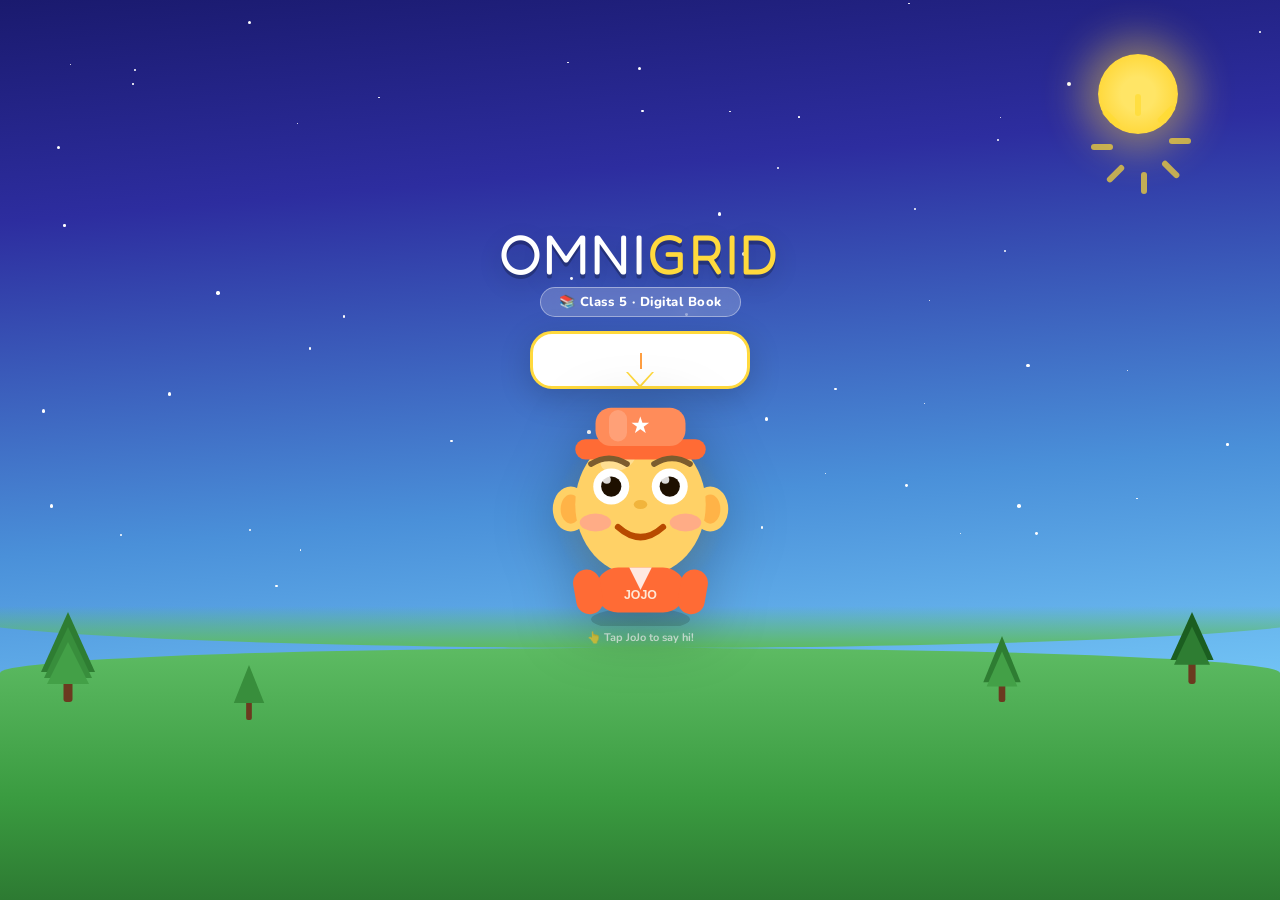
<file: index.html>
<!DOCTYPE html>
<html lang="en">
<head>
<meta charset="UTF-8">
<meta name="viewport" content="width=device-width, initial-scale=1.0, maximum-scale=1.0, user-scalable=no">
<title>OMNIGRID – Class 5</title>
<link rel="preconnect" href="https://fonts.googleapis.com">
<link href="https://fonts.googleapis.com/css2?family=Fredoka+One&family=Nunito:wght@400;600;700;800;900&display=swap" rel="stylesheet">
<style>
/* ═══════════════════════════════════════
   RESET & BASE
═══════════════════════════════════════ */
*, *::before, *::after { margin:0; padding:0; box-sizing:border-box; -webkit-tap-highlight-color:transparent; }

html { font-size:16px; scroll-behavior:smooth; }

body {
  font-family:'Nunito', sans-serif;
  background:#FFFBF2;
  min-height:100vh;
  min-height:100dvh;
  overflow-x:hidden;
  -webkit-font-smoothing:antialiased;
}

img, svg { display:block; max-width:100%; }

button { font-family:'Nunito', sans-serif; cursor:pointer; border:none; outline:none; }
button:focus-visible { outline:3px solid #FF9F43; outline-offset:2px; }

/* ═══════════════════════════════════════
   SCREENS
═══════════════════════════════════════ */
.screen { display:none; min-height:100vh; min-height:100dvh; width:100%; flex-direction:column; }
.screen.active { display:flex; }

/* ═══════════════════════════════════════
   ██ SCREEN 1 – WELCOME (REDESIGN)
   Theme: Illustrated adventure world
   Sky gradient, stars, floating clouds,
   bold split layout on desktop,
   stacked on mobile
═══════════════════════════════════════ */
#welcome {
  background: linear-gradient(175deg, #1A1A6E 0%, #2D2D9F 22%, #4A90D9 55%, #72C3F5 78%, #B8E8FF 100%);
  position: relative;
  overflow: hidden;
  align-items: center;
  justify-content: center;
  padding: 0;
}

/* Stars layer */
.star-field {
  position: absolute;
  inset: 0;
  pointer-events: none;
  z-index: 0;
}
.star-dot {
  position: absolute;
  border-radius: 50%;
  background: #fff;
  animation: twinkle var(--dur, 3s) ease-in-out infinite alternate;
  animation-delay: var(--del, 0s);
}
@keyframes twinkle {
  0%   { opacity: 0.15; transform: scale(0.8); }
  100% { opacity: 0.95; transform: scale(1.2); }
}

/* Ground strip */
.ground {
  position: absolute;
  bottom: 0; left: 0; right: 0;
  height: 28%;
  background: linear-gradient(180deg, #5DBB63 0%, #3A9B40 60%, #2D7A32 100%);
  border-radius: 60% 60% 0 0 / 30px 30px 0 0;
  z-index: 1;
}
.ground-hills {
  position: absolute;
  bottom: 100%; left: -5%; right: -5%;
  height: 70px;
  background: linear-gradient(180deg, transparent 40%, #5DBB63 100%);
  border-radius: 50%;
}

/* Clouds */
.cloud {
  position: absolute;
  background: rgba(255,255,255,0.88);
  border-radius: 50px;
  z-index: 2;
  pointer-events: none;
  animation: cloudDrift var(--spd, 18s) linear infinite;
}
.cloud::before, .cloud::after {
  content: '';
  position: absolute;
  background: rgba(255,255,255,0.88);
  border-radius: 50%;
}
@keyframes cloudDrift {
  0%   { transform: translateX(-120%); }
  100% { transform: translateX(120vw); }
}

/* Sun */
.sun {
  position: absolute;
  top: 6%; right: 8%;
  width: 80px; height: 80px;
  background: radial-gradient(circle, #FFE566 30%, #FFD93D 70%, #FFA500 100%);
  border-radius: 50%;
  box-shadow: 0 0 40px 15px rgba(255,217,61,0.45);
  animation: sunPulse 4s ease-in-out infinite;
  z-index: 2;
}
@keyframes sunPulse {
  0%,100% { box-shadow: 0 0 40px 15px rgba(255,217,61,0.45); }
  50%      { box-shadow: 0 0 60px 25px rgba(255,217,61,0.65); }
}
/* Sun rays */
.sun-ray {
  position: absolute;
  top: 50%; left: 50%;
  width: 6px; height: 22px;
  background: rgba(255,220,50,0.7);
  border-radius: 3px;
  transform-origin: 3px 50px;
  animation: sunRayRotate 8s linear infinite;
}
@keyframes sunRayRotate { to { transform: rotate(360deg); } }

/* Welcome inner layout */
.welcome-inner {
  position: relative;
  z-index: 10;
  display: flex;
  flex-direction: column;
  align-items: center;
  justify-content: center;
  width: 100%;
  min-height: 100vh;
  min-height: 100dvh;
  padding: 20px 16px 40px;
  gap: 0;
}

/* OMNIGRID brand at top */
.brand-top {
  display: flex;
  flex-direction: column;
  align-items: center;
  margin-bottom: 14px;
  animation: fadeDown 0.7s ease both;
}
@keyframes fadeDown {
  from { opacity:0; transform:translateY(-24px); }
  to   { opacity:1; transform:translateY(0); }
}
.brand-logo {
  font-family: 'Fredoka One', cursive;
  font-size: clamp(34px, 8vw, 56px);
  color: #fff;
  text-shadow: 0 4px 0 rgba(0,0,0,0.25), 0 8px 24px rgba(0,0,0,0.2);
  letter-spacing: 2px;
  line-height: 1;
}
.brand-logo span { color: #FFD93D; }
.brand-sub {
  background: rgba(255,255,255,0.2);
  backdrop-filter: blur(8px);
  border: 1.5px solid rgba(255,255,255,0.4);
  border-radius: 20px;
  padding: 5px 18px;
  font-size: 13px;
  font-weight: 800;
  color: #fff;
  margin-top: 6px;
  letter-spacing: 0.5px;
}

/* JoJo + bubble area */
.jojo-scene {
  position: relative;
  display: flex;
  flex-direction: column;
  align-items: center;
  gap: 0;
  margin-bottom: 10px;
}

/* Dialogue bubble (above JoJo) */
.dialogue-bubble {
  background: #fff;
  border: 3px solid #FFD93D;
  border-radius: 22px;
  padding: 14px 22px;
  max-width: min(300px, 85vw);
  min-width: 220px;
  min-height: 58px;
  display: flex;
  align-items: center;
  justify-content: center;
  box-shadow: 0 8px 32px rgba(0,0,0,0.18);
  position: relative;
  margin-bottom: 12px;
  animation: bubbleIn 0.5s cubic-bezier(.34,1.56,.64,1) 0.3s both;
}
@keyframes bubbleIn {
  from { opacity:0; transform:scale(0.7) translateY(-10px); }
  to   { opacity:1; transform:scale(1) translateY(0); }
}
.dialogue-bubble::after {
  content: '';
  position: absolute;
  bottom: -16px; left: 50%;
  transform: translateX(-50%);
  border: 14px solid transparent;
  border-top: 16px solid #FFD93D;
}
.dialogue-bubble::before {
  content: '';
  position: absolute;
  bottom: -11px; left: 50%;
  transform: translateX(-50%);
  border: 12px solid transparent;
  border-top: 13px solid #fff;
  z-index: 1;
}
#bubble-text {
  font-size: clamp(13px, 3.5vw, 16px);
  font-weight: 800;
  color: #1A1000;
  line-height: 1.5;
  text-align: center;
}
.cursor {
  display: inline-block;
  width: 2.5px; height: 16px;
  background: #FF9F43;
  margin-left: 2px;
  vertical-align: middle;
  animation: blink 0.75s infinite;
}
@keyframes blink { 0%,100%{opacity:1;} 50%{opacity:0;} }

/* JoJo wrapper */
.jojo-wrap {
  position: relative;
  cursor: pointer;
  animation: jojoFloat 3.2s ease-in-out infinite;
  user-select: none;
  -webkit-user-select: none;
}
@keyframes jojoFloat {
  0%,100% { transform: translateY(0) rotate(-1deg); }
  50%      { transform: translateY(-14px) rotate(1deg); }
}
.jojo-wrap.bounce {
  animation: jojoBounce 0.55s cubic-bezier(.36,.07,.19,.97) both;
}
@keyframes jojoBounce {
  0%   { transform: scale(1); }
  20%  { transform: scale(1.18, 0.82); }
  40%  { transform: scale(0.88, 1.14) translateY(-18px); }
  60%  { transform: scale(1.05, 0.96); }
  80%  { transform: scale(0.97, 1.03) translateY(-5px); }
  100% { transform: scale(1); }
}
.jojo-entrance {
  animation: jojoEntrance 0.85s cubic-bezier(.34,1.56,.64,1) both !important;
}
@keyframes jojoEntrance {
  0%   { transform: scale(0) translateY(60px) rotate(-15deg); opacity:0; }
  60%  { transform: scale(1.12) translateY(-8px) rotate(4deg); opacity:1; }
  80%  { transform: scale(0.96) translateY(3px) rotate(-1deg); }
  100% { transform: scale(1) translateY(0) rotate(0deg); opacity:1; }
}
.jojo-glow {
  position: absolute;
  top:50%; left:50%;
  transform: translate(-50%,-50%);
  width: 180px; height: 180px;
  border-radius: 50%;
  background: radial-gradient(circle, rgba(255,220,80,0.3) 0%, transparent 68%);
  animation: glowPulse 2.8s ease-in-out infinite;
  pointer-events: none;
}
@keyframes glowPulse {
  0%,100% { opacity:0.4; transform:translate(-50%,-50%) scale(1); }
  50%      { opacity:1;   transform:translate(-50%,-50%) scale(1.2); }
}

/* Tap hint */
.tap-hint {
  font-size: 11px;
  font-weight: 700;
  color: rgba(255,255,255,0.7);
  margin-top: 4px;
  animation: hintPulse 2s ease-in-out infinite;
}
@keyframes hintPulse {
  0%,100%{opacity:0.5;} 50%{opacity:1;}
}

/* CTA Button */
.enter-btn {
  display: none;
  margin-top: 16px;
  background: linear-gradient(135deg, #FF6B35 0%, #FF9F43 100%);
  color: #fff;
  border: none;
  border-radius: 50px;
  padding: clamp(13px,3vw,16px) clamp(32px,8vw,52px);
  font-family: 'Fredoka One', cursive;
  font-size: clamp(18px, 4.5vw, 22px);
  letter-spacing: 0.8px;
  box-shadow: 0 6px 0 #C04A00, 0 10px 28px rgba(255,107,53,0.45);
  transition: all 0.15s;
  animation: btnPop 0.5s cubic-bezier(.34,1.56,.64,1) both;
  position: relative;
  top: 0;
}
@keyframes btnPop {
  from { opacity:0; transform:scale(0.7); }
  to   { opacity:1; transform:scale(1); }
}
.enter-btn:hover  { transform:translateY(-3px); box-shadow:0 9px 0 #C04A00, 0 14px 32px rgba(255,107,53,0.5); }
.enter-btn:active { transform:translateY(3px);  box-shadow:0 3px 0 #C04A00, 0 5px 16px rgba(255,107,53,0.3); top:3px; }

/* Decorative trees on ground */
.tree {
  position: absolute;
  bottom: 0;
  z-index: 3;
  pointer-events: none;
}

/* Sparkles */
.sparkle-item {
  position: fixed;
  font-size: 20px;
  pointer-events: none;
  z-index: 999;
  animation: sparkleUp 1.1s ease-out forwards;
}
@keyframes sparkleUp {
  0%   { opacity:1; transform:translateY(0) scale(1) rotate(0deg); }
  100% { opacity:0; transform:translateY(-100px) scale(0.2) rotate(180deg); }
}

/* ═══════════════════════════════════════
   ██ SCREEN 2 – SUBJECTS
═══════════════════════════════════════ */
#subjects { background: #FFFBF2; overflow-y: auto; }

.subj-header {
  background: #fff;
  padding: 12px 16px;
  display: flex;
  align-items: center;
  justify-content: space-between;
  box-shadow: 0 2px 14px rgba(0,0,0,0.09);
  position: sticky;
  top: 0;
  z-index: 20;
}
.subj-logo {
  font-family: 'Fredoka One', cursive;
  font-size: clamp(22px, 5vw, 28px);
  background: linear-gradient(135deg, #FF6B35, #FF9F43, #FFD93D);
  -webkit-background-clip: text;
  -webkit-text-fill-color: transparent;
  background-clip: text;
}
.header-class {
  font-family: 'Fredoka One', cursive;
  font-size: 14px;
  color: #FF6B35;
}
.jojo-mini {
  cursor: pointer;
  animation: jojoFloat 3s ease-in-out infinite;
  flex-shrink: 0;
}
.jojo-mini:hover { transform: scale(1.12); }

.subj-hero {
  text-align: center;
  padding: clamp(16px, 4vw, 28px) 16px 8px;
}
.subj-hero h2 {
  font-family: 'Fredoka One', cursive;
  font-size: clamp(22px, 5.5vw, 30px);
  color: #FF6B35;
  margin-bottom: 4px;
}
.subj-hero p {
  font-size: clamp(13px, 3.2vw, 15px);
  color: #7A5C3A;
  font-weight: 700;
}

.subjects-grid {
  display: grid;
  grid-template-columns: repeat(3, 1fr);
  gap: clamp(12px, 3vw, 20px);
  padding: clamp(14px, 4vw, 22px) clamp(12px, 4vw, 28px) clamp(80px,18vw,100px);
  max-width: 820px;
  margin: 0 auto;
  width: 100%;
}

@media (max-width: 480px) {
  .subjects-grid {
    grid-template-columns: repeat(2, 1fr);
    gap: 12px;
    padding: 12px 12px 90px;
  }
}

.subj-card {
  border-radius: clamp(16px, 4vw, 24px);
  padding: clamp(18px, 4vw, 28px) 10px clamp(14px, 3.5vw, 22px);
  display: flex;
  flex-direction: column;
  align-items: center;
  gap: 8px;
  cursor: pointer;
  transition: transform 0.22s cubic-bezier(.4,0,.2,1), box-shadow 0.22s;
  box-shadow: 0 4px 18px rgba(0,0,0,0.12);
  position: relative;
  overflow: hidden;
  border: 3px solid rgba(255,255,255,0.5);
  animation: cardIn 0.5s ease both;
  -webkit-tap-highlight-color: transparent;
  touch-action: manipulation;
}
@keyframes cardIn {
  from { opacity:0; transform:translateY(28px) scale(0.9); }
  to   { opacity:1; transform:translateY(0) scale(1); }
}
.subj-card:hover  { transform:translateY(-6px) scale(1.04); box-shadow:0 14px 36px rgba(0,0,0,0.18); }
.subj-card:active { transform:scale(0.95); }
.card-shine {
  position: absolute;
  top: -30px; right: -30px;
  width: 80px; height: 80px;
  border-radius: 50%;
  background: rgba(255,255,255,0.3);
  pointer-events: none;
}
.subj-icon {
  font-size: clamp(36px, 8vw, 52px);
  filter: drop-shadow(0 3px 6px rgba(0,0,0,0.14));
  line-height: 1;
}
.subj-name {
  font-family: 'Fredoka One', cursive;
  font-size: clamp(14px, 3.5vw, 19px);
  text-align: center;
  line-height: 1.2;
}
.subj-chapters {
  font-size: clamp(10px, 2.5vw, 12px);
  font-weight: 800;
  background: rgba(0,0,0,0.12);
  border-radius: 10px;
  padding: 3px 10px;
}

/* Floating JoJo tip */
.jojo-float-msg {
  position: fixed;
  bottom: 18px; right: 16px;
  z-index: 50;
  display: none;
  flex-direction: column;
  align-items: flex-end;
  gap: 6px;
}
.jojo-float-bubble {
  background: #fff;
  border: 2.5px solid #FFD93D;
  border-radius: 14px;
  padding: 9px 14px;
  font-size: clamp(11px, 3vw, 13px);
  font-weight: 800;
  color: #2D1800;
  box-shadow: 0 4px 18px rgba(255,180,60,0.22);
  max-width: min(190px, 55vw);
  text-align: center;
  position: relative;
}
.jojo-float-bubble::after {
  content: '';
  position: absolute;
  bottom: -12px; right: 18px;
  border: 10px solid transparent;
  border-top: 12px solid #FFD93D;
}
.jojo-float-bubble::before {
  content: '';
  position: absolute;
  bottom: -8px; right: 20px;
  border: 8px solid transparent;
  border-top: 10px solid #fff;
  z-index: 1;
}

/* ═══════════════════════════════════════
   ██ SCREEN 3 – CHAPTER VIEW
═══════════════════════════════════════ */
#chapter-view { background: #FFFBF2; overflow-y: auto; }

.chap-header {
  padding: 12px 16px;
  display: flex;
  align-items: center;
  gap: 10px;
  position: sticky;
  top: 0;
  z-index: 20;
  box-shadow: 0 4px 18px rgba(0,0,0,0.14);
}
.back-btn {
  background: rgba(255,255,255,0.28);
  border-radius: 12px;
  padding: 8px 14px;
  font-family: 'Fredoka One', cursive;
  font-size: clamp(14px, 3.5vw, 16px);
  transition: background 0.18s;
  flex-shrink: 0;
}
.back-btn:hover { background: rgba(255,255,255,0.45); }
.chap-header-title {
  font-family: 'Fredoka One', cursive;
  font-size: clamp(18px, 4.5vw, 22px);
  flex: 1;
  white-space: nowrap;
  overflow: hidden;
  text-overflow: ellipsis;
}
.chap-header-icon { font-size: clamp(22px, 5vw, 28px); flex-shrink: 0; }

.chap-content {
  padding: clamp(16px, 4vw, 26px);
  max-width: 700px;
  margin: 0 auto;
  width: 100%;
}

.chap-welcome {
  background: #fff;
  border-radius: clamp(16px, 4vw, 22px);
  padding: clamp(14px, 3.5vw, 20px) clamp(14px, 4vw, 22px);
  margin-bottom: 18px;
  box-shadow: 0 4px 18px rgba(0,0,0,0.08);
  display: flex;
  align-items: center;
  gap: clamp(12px, 3vw, 18px);
  border-left: 6px solid #FFD93D;
}
.chap-welcome-text h3 {
  font-family: 'Fredoka One', cursive;
  font-size: clamp(15px, 4vw, 20px);
  margin-bottom: 3px;
}
.chap-welcome-text p {
  font-size: clamp(11px, 2.8vw, 13px);
  color: #7A5C3A;
  font-weight: 700;
}

.chap-list-title {
  font-family: 'Fredoka One', cursive;
  font-size: clamp(16px, 4vw, 20px);
  color: #444;
  margin-bottom: 12px;
}

.chap-item {
  background: #fff;
  border-radius: clamp(12px, 3vw, 16px);
  padding: clamp(12px, 3vw, 16px) clamp(14px, 3.5vw, 20px);
  margin-bottom: 10px;
  display: flex;
  align-items: center;
  gap: clamp(12px, 3vw, 16px);
  cursor: pointer;
  transition: transform 0.2s, box-shadow 0.2s, border-color 0.2s;
  box-shadow: 0 2px 10px rgba(0,0,0,0.06);
  border: 2.5px solid transparent;
  touch-action: manipulation;
}
.chap-item:hover  { transform:translateX(6px); box-shadow:0 6px 22px rgba(0,0,0,0.12); }
.chap-item:active { transform:scale(0.97); }
.chap-num {
  width: clamp(32px,8vw,40px);
  height: clamp(32px,8vw,40px);
  border-radius: clamp(8px,2vw,12px);
  display: flex;
  align-items: center;
  justify-content: center;
  font-family: 'Fredoka One', cursive;
  font-size: clamp(13px,3.5vw,16px);
  color: #fff;
  flex-shrink: 0;
}
.chap-info { flex: 1; min-width: 0; }
.chap-info h4 {
  font-size: clamp(13px, 3.2vw, 15px);
  font-weight: 800;
  color: #1E1E1E;
  margin-bottom: 2px;
  white-space: nowrap;
  overflow: hidden;
  text-overflow: ellipsis;
}
.chap-info span {
  font-size: clamp(10px, 2.5vw, 12px);
  color: #aaa;
  font-weight: 700;
}
.chap-arrow { font-size: 20px; color: #ddd; flex-shrink: 0; }
</style>
</head>
<body>

<!-- ════════════════════════════════════
     SCREEN 1 — WELCOME
════════════════════════════════════ -->
<div class="screen active" id="welcome">

  <!-- Star field (built by JS) -->
  <div class="star-field" id="star-field"></div>

  <!-- Sun -->
  <div class="sun">
    <div class="sun-ray" style="transform:rotate(0deg) translateX(-3px)"></div>
    <div class="sun-ray" style="transform:rotate(45deg) translateX(-3px)"></div>
    <div class="sun-ray" style="transform:rotate(90deg) translateX(-3px)"></div>
    <div class="sun-ray" style="transform:rotate(135deg) translateX(-3px)"></div>
    <div class="sun-ray" style="transform:rotate(180deg) translateX(-3px)"></div>
    <div class="sun-ray" style="transform:rotate(225deg) translateX(-3px)"></div>
    <div class="sun-ray" style="transform:rotate(270deg) translateX(-3px)"></div>
    <div class="sun-ray" style="transform:rotate(315deg) translateX(-3px)"></div>
  </div>

  <!-- Clouds (built by JS) -->
  <div id="cloud-layer"></div>

  <!-- Ground -->
  <div class="ground">
    <div class="ground-hills"></div>
  </div>

  <!-- Trees (SVG inline) -->
  <svg class="tree" style="left:3%;bottom:22%;width:clamp(36px,8vw,60px)" viewBox="0 0 40 60" fill="none">
    <rect x="17" y="38" width="6" height="22" rx="2" fill="#6B3A1F"/>
    <polygon points="20,0 38,40 2,40" fill="#2E7D32"/>
    <polygon points="20,10 36,44 4,44" fill="#388E3C"/>
    <polygon points="20,20 34,48 6,48" fill="#43A047"/>
  </svg>
  <svg class="tree" style="right:5%;bottom:24%;width:clamp(28px,6vw,48px)" viewBox="0 0 40 60" fill="none">
    <rect x="17" y="38" width="6" height="22" rx="2" fill="#6B3A1F"/>
    <polygon points="20,0 38,40 2,40" fill="#1B5E20"/>
    <polygon points="20,12 35,44 5,44" fill="#2E7D32"/>
  </svg>
  <svg class="tree" style="left:18%;bottom:20%;width:clamp(22px,5vw,38px)" viewBox="0 0 40 60" fill="none">
    <rect x="17" y="38" width="6" height="22" rx="2" fill="#6B3A1F"/>
    <polygon points="20,2 36,42 4,42" fill="#388E3C"/>
  </svg>
  <svg class="tree" style="right:20%;bottom:22%;width:clamp(26px,6vw,44px)" viewBox="0 0 40 60" fill="none">
    <rect x="17" y="38" width="6" height="22" rx="2" fill="#6B3A1F"/>
    <polygon points="20,0 37,42 3,42" fill="#2E7D32"/>
    <polygon points="20,14 34,46 6,46" fill="#43A047"/>
  </svg>

  <!-- Welcome content -->
  <div class="welcome-inner">

    <!-- Brand -->
    <div class="brand-top">
      <div class="brand-logo">OMNI<span>GRID</span></div>
      <div class="brand-sub">📚 Class 5 · Digital Book</div>
    </div>

    <!-- JoJo scene -->
    <div class="jojo-scene">
      <!-- Bubble above JoJo -->
      <div class="dialogue-bubble">
        <div id="bubble-text"><span class="cursor"></span></div>
      </div>

      <!-- JoJo -->
      <div class="jojo-wrap jojo-entrance" id="jojo-welcome" onclick="pokeJoJo()">
        <div class="jojo-glow"></div>
        <svg id="welcome-svg" viewBox="0 0 80 100"
             width="clamp(140px,35vw,185px)" height="clamp(170px,43vw,225px)"
             style="width:clamp(140px,35vw,185px);height:auto;filter:drop-shadow(0 12px 30px rgba(0,0,0,0.28))">
          <ellipse cx="40" cy="97" rx="22" ry="5" fill="rgba(0,0,0,0.15)"/>
          <!-- Ears -->
          <ellipse cx="9"  cy="48" rx="8" ry="10" fill="#FFD166"/>
          <ellipse cx="9"  cy="48" rx="4.5" ry="6.5" fill="#FFB347"/>
          <ellipse cx="71" cy="48" rx="8" ry="10" fill="#FFD166"/>
          <ellipse cx="71" cy="48" rx="4.5" ry="6.5" fill="#FFB347"/>
          <!-- Head -->
          <ellipse cx="40" cy="46" rx="29" ry="32" fill="#FFD166"/>
          <ellipse cx="30" cy="26" rx="8" ry="5" fill="rgba(255,255,255,0.28)" transform="rotate(-20,30,26)"/>
          <!-- Hat brim -->
          <rect x="11" y="17" width="58" height="9" rx="4.5" fill="#FF6B35"/>
          <!-- Hat top -->
          <rect x="20" y="3"  width="40" height="17" rx="7" fill="#FF8C5A"/>
          <rect x="26" y="4"  width="8"  height="14" rx="4" fill="rgba(255,255,255,0.18)"/>
          <text x="40" y="14" font-size="10" fill="#fff" text-anchor="middle" font-family="Arial">★</text>
          <!-- Shirt -->
          <rect x="20" y="74" width="40" height="20" rx="10" fill="#FF6B35"/>
          <polygon points="35,74 45,74 40,84" fill="white" opacity="0.85"/>
          <text x="40" y="88" font-size="5.5" fill="#ffe8d6" text-anchor="middle" font-family="Arial" font-weight="bold">JOJO</text>
          <!-- Arms -->
          <rect x="9"  y="75" width="12" height="20" rx="6" fill="#FF6B35" transform="rotate(-10,15,75)"/>
          <rect x="59" y="75" width="12" height="20" rx="6" fill="#FF6B35" transform="rotate(10,65,75)"/>
          <!-- Blush -->
          <ellipse id="wbl" cx="20" cy="54" rx="7" ry="4" fill="#FF9999" opacity="0.65"/>
          <ellipse id="wbr" cx="60" cy="54" rx="7" ry="4" fill="#FF9999" opacity="0.65"/>
          <!-- Eyebrows -->
          <path id="webl" d="M18,28 Q26,23 34,28" stroke="#7c5c2e" stroke-width="2.5" fill="none" stroke-linecap="round"/>
          <path id="webr" d="M46,28 Q54,23 62,28" stroke="#7c5c2e" stroke-width="2.5" fill="none" stroke-linecap="round"/>
          <!-- Eye whites -->
          <ellipse cx="27" cy="38" rx="8" ry="8" fill="white"/>
          <ellipse cx="53" cy="38" rx="8" ry="8" fill="white"/>
          <!-- Pupils -->
          <circle id="wpl" cx="27" cy="38" r="4.5" fill="#1E1000"/>
          <circle id="wpr" cx="53" cy="38" r="4.5" fill="#1E1000"/>
          <!-- Eye shine -->
          <circle cx="25" cy="35" r="1.8" fill="white" opacity="0.85"/>
          <circle cx="51" cy="35" r="1.8" fill="white" opacity="0.85"/>
          <!-- Wink line (hidden) -->
          <path id="wwink" d="M46,36 Q53,42 60,36" stroke="#1E1000" stroke-width="2.5" fill="none" stroke-linecap="round" opacity="0"/>
          <!-- Nose -->
          <ellipse cx="40" cy="46" rx="3" ry="2" fill="#e8a020" opacity="0.6"/>
          <!-- Mouth -->
          <path id="wmouth" d="M30,56 Q40,65 50,56" stroke="#B84A00" stroke-width="2.8" fill="none" stroke-linecap="round"/>
        </svg>
      </div>
      <div class="tap-hint">👆 Tap JoJo to say hi!</div>
    </div>

    <!-- CTA -->
    <button class="enter-btn" id="enter-btn" onclick="goToSubjects()">
      Let's Go! 🚀
    </button>

  </div>
</div>

<!-- ════════════════════════════════════
     SCREEN 2 — SUBJECTS
════════════════════════════════════ -->
<div class="screen" id="subjects">
  <div class="subj-header">
    <div class="subj-logo">OMNIGRID</div>
    <div class="header-class">Class 5 📚</div>
    <div class="jojo-mini" onclick="miniJoJoClick()" title="Ask JoJo">
      <svg viewBox="0 0 80 100" width="44" height="52">
        <ellipse cx="9"  cy="48" rx="7" ry="9" fill="#FFD166"/>
        <ellipse cx="71" cy="48" rx="7" ry="9" fill="#FFD166"/>
        <ellipse cx="40" cy="46" rx="28" ry="30" fill="#FFD166"/>
        <rect x="12" y="18" width="56" height="8" rx="4" fill="#FF6B35"/>
        <rect x="22" y="5"  width="36" height="16" rx="6" fill="#FF8C5A"/>
        <text x="40" y="16" font-size="9" fill="#fff" text-anchor="middle">★</text>
        <ellipse cx="27" cy="38" rx="7" ry="7" fill="white"/>
        <ellipse cx="53" cy="38" rx="7" ry="7" fill="white"/>
        <circle cx="27" cy="38" r="4" fill="#1E1000"/>
        <circle cx="53" cy="38" r="4" fill="#1E1000"/>
        <circle cx="25" cy="35" r="1.5" fill="white"/>
        <circle cx="51" cy="35" r="1.5" fill="white"/>
        <ellipse cx="20" cy="53" rx="6" ry="3.5" fill="#FF9999" opacity="0.65"/>
        <ellipse cx="60" cy="53" rx="6" ry="3.5" fill="#FF9999" opacity="0.65"/>
        <path d="M30,56 Q40,64 50,56" stroke="#B84A00" stroke-width="2.5" fill="none" stroke-linecap="round"/>
        <rect x="22" y="74" width="36" height="18" rx="9" fill="#FF6B35"/>
      </svg>
    </div>
  </div>

  <div class="subj-hero">
    <h2>What do you want to learn? 🎯</h2>
    <p>Pick a subject and start your adventure!</p>
  </div>

  <div class="subjects-grid">
    <div class="subj-card" style="background:linear-gradient(145deg,#FFD93D,#F4C200);animation-delay:0.05s" onclick="openSubject('maths')">
      <div class="card-shine"></div>
      <div class="subj-icon">🔢</div>
      <div class="subj-name" style="color:#5A2800;">Mathematics</div>
      <div class="subj-chapters" style="color:#5A2800;">14 Chapters</div>
    </div>
    <div class="subj-card" style="background:linear-gradient(145deg,#06D6A0,#00B884);animation-delay:0.10s" onclick="openSubject('science')">
      <div class="card-shine"></div>
      <div class="subj-icon">🔬</div>
      <div class="subj-name" style="color:#002A1E;">Science</div>
      <div class="subj-chapters" style="color:#002A1E;">15 Chapters</div>
    </div>
    <div class="subj-card" style="background:linear-gradient(145deg,#4CC9F0,#1AAFDC);animation-delay:0.15s" onclick="openSubject('english')">
      <div class="card-shine"></div>
      <div class="subj-icon">📖</div>
      <div class="subj-name" style="color:#002233;">English</div>
      <div class="subj-chapters" style="color:#002233;">10 Chapters</div>
    </div>
    <div class="subj-card" style="background:linear-gradient(145deg,#56CFE1,#2EB8CC);animation-delay:0.20s" onclick="openSubject('evs')">
      <div class="card-shine"></div>
      <div class="subj-icon">🌿</div>
      <div class="subj-name" style="color:#00303A;">EVS</div>
      <div class="subj-chapters" style="color:#00303A;">22 Chapters</div>
    </div>
    <div class="subj-card" style="background:linear-gradient(145deg,#FF9F43,#E07B00);animation-delay:0.25s" onclick="openSubject('hindi')">
      <div class="card-shine"></div>
      <div class="subj-icon">🪔</div>
      <div class="subj-name" style="color:#2D0F00;">Hindi</div>
      <div class="subj-chapters" style="color:#2D0F00;">18 Chapters</div>
    </div>
    <div class="subj-card" style="background:linear-gradient(145deg,#C77DFF,#A855F7);animation-delay:0.30s" onclick="openSubject('sst')">
      <div class="card-shine"></div>
      <div class="subj-icon">🌍</div>
      <div class="subj-name" style="color:#1A0030;">Social Studies</div>
      <div class="subj-chapters" style="color:#1A0030;">20 Chapters</div>
    </div>
  </div>

  <!-- Floating JoJo -->
  <div class="jojo-float-msg" id="float-jojo">
    <div class="jojo-float-bubble" id="float-bubble">Click any subject to begin! 😊</div>
    <div class="jojo-mini" onclick="miniJoJoClick()">
      <svg viewBox="0 0 80 100" width="50" height="60">
        <ellipse cx="9"  cy="48" rx="7" ry="9" fill="#FFD166"/>
        <ellipse cx="71" cy="48" rx="7" ry="9" fill="#FFD166"/>
        <ellipse cx="40" cy="46" rx="28" ry="30" fill="#FFD166"/>
        <rect x="12" y="18" width="56" height="8" rx="4" fill="#FF6B35"/>
        <rect x="22" y="5"  width="36" height="16" rx="6" fill="#FF8C5A"/>
        <text x="40" y="16" font-size="9" fill="#fff" text-anchor="middle">★</text>
        <ellipse cx="27" cy="38" rx="7" ry="7" fill="white"/>
        <ellipse cx="53" cy="38" rx="7" ry="7" fill="white"/>
        <circle cx="27" cy="38" r="4" fill="#1E1000"/>
        <circle cx="53" cy="38" r="4" fill="#1E1000"/>
        <circle cx="25" cy="35" r="1.5" fill="white"/>
        <circle cx="51" cy="35" r="1.5" fill="white"/>
        <ellipse cx="20" cy="53" rx="6" ry="3.5" fill="#FF9999" opacity="0.65"/>
        <ellipse cx="60" cy="53" rx="6" ry="3.5" fill="#FF9999" opacity="0.65"/>
        <path d="M30,56 Q40,64 50,56" stroke="#B84A00" stroke-width="2.5" fill="none" stroke-linecap="round"/>
        <rect x="22" y="74" width="36" height="18" rx="9" fill="#FF6B35"/>
      </svg>
    </div>
  </div>
</div>

<!-- ════════════════════════════════════
     SCREEN 3 — CHAPTER VIEW
════════════════════════════════════ -->
<div class="screen" id="chapter-view">
  <div class="chap-header" id="chap-header">
    <button class="back-btn" id="chap-back-btn" onclick="goBack()">← Back</button>
    <div class="chap-header-title" id="chap-title">Mathematics</div>
    <div class="chap-header-icon" id="chap-icon">🔢</div>
  </div>
  <div class="chap-content">
    <div class="chap-welcome" id="chap-welcome-bar">
      <svg viewBox="0 0 80 100" width="52" height="64" style="flex-shrink:0">
        <ellipse cx="9"  cy="48" rx="7" ry="9" fill="#FFD166"/>
        <ellipse cx="71" cy="48" rx="7" ry="9" fill="#FFD166"/>
        <ellipse cx="40" cy="46" rx="28" ry="30" fill="#FFD166"/>
        <rect x="12" y="18" width="56" height="8" rx="4" fill="#FF6B35"/>
        <rect x="22" y="5"  width="36" height="16" rx="6" fill="#FF8C5A"/>
        <text x="40" y="16" font-size="9" fill="#fff" text-anchor="middle">★</text>
        <ellipse cx="27" cy="38" rx="7" ry="7" fill="white"/>
        <ellipse cx="53" cy="38" rx="7" ry="7" fill="white"/>
        <circle cx="27" cy="38" r="4" fill="#1E1000"/>
        <circle cx="53" cy="38" r="4" fill="#1E1000"/>
        <circle cx="25" cy="35" r="1.5" fill="white"/>
        <circle cx="51" cy="35" r="1.5" fill="white"/>
        <ellipse cx="20" cy="53" rx="6" ry="3.5" fill="#FF9999" opacity="0.65"/>
        <ellipse cx="60" cy="53" rx="6" ry="3.5" fill="#FF9999" opacity="0.65"/>
        <path d="M30,56 Q40,64 50,56" stroke="#B84A00" stroke-width="2.5" fill="none" stroke-linecap="round"/>
        <rect x="22" y="74" width="36" height="18" rx="9" fill="#FF6B35"/>
      </svg>
      <div class="chap-welcome-text">
        <h3 id="chap-jojo-msg">Let's learn Maths! 🔢</h3>
        <p id="chap-jojo-sub">Pick a chapter and let's begin your adventure!</p>
      </div>
    </div>
    <div class="chap-list-title" id="chap-list-title">📋 Chapters</div>
    <div id="chap-list"></div>
  </div>
</div>

<script>
/* ══ Build stars ══════════════════════════════ */
(function(){
  const sf = document.getElementById('star-field');
  for(let i=0;i<55;i++){
    const s = document.createElement('div');
    s.className = 'star-dot';
    const sz = Math.random()*3+1;
    s.style.cssText = `
      width:${sz}px;height:${sz}px;
      left:${Math.random()*100}%;
      top:${Math.random()*65}%;
      --dur:${2+Math.random()*4}s;
      --del:${Math.random()*4}s;
    `;
    sf.appendChild(s);
  }
})();

/* ══ Build clouds ═════════════════════════════ */
(function(){
  const cl = document.getElementById('cloud-layer');
  const clouds = [
    {w:120,h:38,top:'12%',spd:'22s',del:'0s',op:0.82},
    {w:90, h:28,top:'20%',spd:'30s',del:'8s', op:0.70},
    {w:150,h:44,top:'8%', spd:'18s',del:'14s',op:0.88},
    {w:80, h:25,top:'28%',spd:'26s',del:'5s', op:0.65},
    {w:110,h:34,top:'16%',spd:'34s',del:'20s',op:0.75},
  ];
  clouds.forEach(c=>{
    const d = document.createElement('div');
    d.className = 'cloud';
    d.style.cssText = `
      width:${c.w}px;height:${c.h}px;
      top:${c.top};left:-160px;
      opacity:${c.op};
      --spd:${c.spd};
      animation-delay:${c.del};
    `;
    d.style.setProperty('--spd',c.spd);
    d.style.animation = `cloudDrift ${c.spd} linear ${c.del} infinite`;
    // Puff bumps
    d.style.borderRadius = '50px';
    const b1 = document.createElement('div');
    b1.style.cssText=`width:${c.w*0.45}px;height:${c.h*1.3}px;top:-${c.h*0.35}px;left:${c.w*0.18}px;border-radius:50%;position:absolute;background:inherit`;
    d.style.background='rgba(255,255,255,0.88)';
    b1.style.background='rgba(255,255,255,0.88)';
    const b2 = document.createElement('div');
    b2.style.cssText=`width:${c.w*0.35}px;height:${c.h*1.1}px;top:-${c.h*0.25}px;left:${c.w*0.5}px;border-radius:50%;position:absolute;background:rgba(255,255,255,0.88)`;
    d.appendChild(b1); d.appendChild(b2);
    cl.appendChild(d);
  });
})();

/* ══ Subject data ═════════════════════════════ */
const subjects = {
  maths:{
    name:"Mathematics",icon:"🔢",
    headerBg:"linear-gradient(135deg,#FFD93D,#F4A800)",
    headerTxt:"#4A2000",
    numBg:"linear-gradient(135deg,#FF9F43,#E07B00)",
    borderCol:"#FFD93D",
    jojoMsg:"Let's crush some Maths today! 🔢💪",
    jojoSub:"Numbers, shapes & patterns — all fun!",
    chapters:["The Fish Tale","Shapes and Angles","How Many Squares?","Parts and Wholes","Does it Look the Same?","Be My Multiple","Can You See the Pattern?","Mapping Your Way","Boxes and Sketches","Tenths and Hundredths","Area and its Boundary","Smart Charts","Ways to Multiply and Divide","How Big? How Heavy?"]
  },
  science:{
    name:"Science",icon:"🔬",
    headerBg:"linear-gradient(135deg,#06D6A0,#009E6E)",
    headerTxt:"#001F16",
    numBg:"linear-gradient(135deg,#06D6A0,#009E6E)",
    borderCol:"#06D6A0",
    jojoMsg:"Science is everywhere! Let's explore! 🔬🌱",
    jojoSub:"Discover the world around you!",
    chapters:["Super Senses","A Snake Charmer's Story","From Tasting to Digesting","Mangoes Round the Year","Seeds and Seeds","Every Drop Counts","Experiment with Water","A Treat for Mosquitoes","Up You Go!","Walls Tell Stories","Sunita in Space","What if it Finishes?","A Shelter So High!","When the Earth Shook!","Blow Hot Blow Cold"]
  },
  english:{
    name:"English",icon:"📖",
    headerBg:"linear-gradient(135deg,#4CC9F0,#0095C2)",
    headerTxt:"#001826",
    numBg:"linear-gradient(135deg,#4CC9F0,#0095C2)",
    borderCol:"#4CC9F0",
    jojoMsg:"Words are magical! Let's read! 📖✨",
    jojoSub:"Stories, poems & fun with language!",
    chapters:["Ice Cream Man","Wonderful Waste!","Teamwork","Flying Together","My Shadow","Robinson Crusoe","The Talkative Barber","Gulliver's Travels","Nobody's Friend","Who Will be Ningthou?"]
  },
  evs:{
    name:"EVS",icon:"🌿",
    headerBg:"linear-gradient(135deg,#56CFE1,#189AAD)",
    headerTxt:"#00212A",
    numBg:"linear-gradient(135deg,#56CFE1,#189AAD)",
    borderCol:"#56CFE1",
    jojoMsg:"Let's take care of our planet! 🌿🌍",
    jojoSub:"Animals, plants, water & our world!",
    chapters:["Super Senses","A Snake Charmer's Story","From Tasting to Digesting","Mangoes Round the Year","Seeds and Seeds","Every Drop Counts","Experiment with Water","A Treat for Mosquitoes","Up You Go!","Walls Tell Stories","Sunita in Space","What if it Finishes?","A Shelter So High!","When the Earth Shook!","Blow Hot Blow Cold","Who Will Do This Work?","Across the Wall","No Place for Us?","A Seed Tells a Farmer's Story","Whose Forests?","Like Father Like Daughter","On the Move Again"]
  },
  hindi:{
    name:"Hindi",icon:"🪔",
    headerBg:"linear-gradient(135deg,#FF9F43,#C05E00)",
    headerTxt:"#1A0800",
    numBg:"linear-gradient(135deg,#FF9F43,#C05E00)",
    borderCol:"#FF9F43",
    jojoMsg:"हिन्दी सीखना बड़ा मज़ेदार है! 🪔",
    jojoSub:"कहानियाँ, कविताएँ और बहुत कुछ!",
    chapters:["राख की रस्सी","फ़सलों के त्योहार","खिलौनेवाला","नन्हा फ़नकार","जहाँ चाह वहाँ राह","चिट्ठी का सफ़र","डाकिए की कहानी, कँवरसिंह की ज़ुबानी","वे दिन भी क्या दिन थे","एक माँ की बेबसी","जो देखकर भी नहीं देखते","चावल की रोटियाँ","गुरु और चेला","स्वामी की दादी","बाघ आया उस रात","बिशन की दिलेरी","पानी रे पानी","छोटी-सी हमारी नदी","चुनौती हिमालय की"]
  },
  sst:{
    name:"Social Studies",icon:"🌍",
    headerBg:"linear-gradient(135deg,#C77DFF,#8B2FE0)",
    headerTxt:"#10001E",
    numBg:"linear-gradient(135deg,#C77DFF,#8B2FE0)",
    borderCol:"#C77DFF",
    jojoMsg:"Let's explore our world together! 🌍🗺️",
    jojoSub:"History, geography & our community!",
    chapters:["The Earth in the Solar System","Globe: Latitudes and Longitudes","Motions of the Earth","Maps","Major Domains of the Earth","Major Landforms of the Earth","Our Country India","India: Climate, Vegetation and Wildlife","What, Where, How and When?","From Hunting-Gathering to Growing Food","In the Earliest Cities","What Books and Burials Tell Us","Kingdoms, Kings and an Early Republic","New Questions and Ideas","Ashoka, The Emperor Who Gave Up War","Vital Villages, Thriving Towns","Traders, Kings and Pilgrims","New Empires and Kingdoms","Buildings, Paintings and Books","Understanding Diversity"]
  }
};

/* ══ Typing ═══════════════════════════════════ */
const messages = [
  { txt:"Hi Champ! 👋 Welcome to OMNIGRID!", delay:68 },
  { txt:"I'm JoJo, your study buddy! 🎓",   delay:68 },
  { txt:"What would you like to learn today? 😊", delay:62 }
];
let mIdx=0, cIdx=0, going=true;

function typeNext(){
  const el = document.getElementById('bubble-text');
  if(!el) return;
  if(mIdx >= messages.length){
    el.innerHTML = messages[messages.length-1].txt + '<span class="cursor"></span>';
    document.getElementById('enter-btn').style.display = 'inline-block';
    return;
  }
  const {txt, delay} = messages[mIdx];
  if(going){
    if(cIdx <= txt.length){
      el.innerHTML = txt.slice(0,cIdx) + '<span class="cursor"></span>';
      cIdx++;
      setTimeout(typeNext, delay);
    } else {
      going = false;
      setTimeout(typeNext, mIdx < messages.length-1 ? 1500 : 700);
    }
  } else {
    mIdx++; cIdx=0; going=true;
    if(mIdx < messages.length) setTimeout(typeNext, 380);
    else {
      el.innerHTML = messages[messages.length-1].txt + '<span class="cursor"></span>';
      document.getElementById('enter-btn').style.display = 'inline-block';
    }
  }
}

/* ══ JoJo interactions ════════════════════════ */
function pokeJoJo(){
  const wrap = document.getElementById('jojo-welcome');
  const svg  = document.getElementById('welcome-svg');
  // Bounce
  wrap.classList.remove('bounce');
  void wrap.offsetWidth;
  wrap.classList.add('bounce');
  wrap.addEventListener('animationend', ()=>{
    wrap.classList.remove('bounce');
    wrap.style.animation = 'jojoFloat 3.2s ease-in-out infinite';
  },{once:true});
  // Wink
  svg.getElementById('wpr').style.opacity='0';
  svg.getElementById('wwink').style.opacity='1';
  svg.getElementById('wmouth').setAttribute('d','M30,56 Q40,66 50,56');
  spawnSparkles();
  setTimeout(()=>{
    svg.getElementById('wpr').style.opacity='1';
    svg.getElementById('wwink').style.opacity='0';
    svg.getElementById('wmouth').setAttribute('d','M30,56 Q40,65 50,56');
  },950);
}

function spawnSparkles(){
  ['✨','⭐','🌟','💫','🎉','🎊'].forEach((em,i)=>{
    const el = document.createElement('div');
    el.className = 'sparkle-item';
    el.textContent = em;
    el.style.left  = (18 + Math.random()*64) + '%';
    el.style.top   = (10 + Math.random()*50) + '%';
    el.style.animationDelay = (i*0.09) + 's';
    document.body.appendChild(el);
    setTimeout(()=>el.remove(), 1300);
  });
}

/* ══ Navigation ═══════════════════════════════ */
function goToSubjects(){
  showScreen('subjects');
  setTimeout(()=>{
    const fj = document.getElementById('float-jojo');
    fj.style.display = 'flex';
  }, 500);
}

function openSubject(key){
  const s = subjects[key];
  if(!s) return;
  const hdr = document.getElementById('chap-header');
  hdr.style.background = s.headerBg;
  hdr.style.color = s.headerTxt;
  document.getElementById('chap-back-btn').style.color = s.headerTxt;
  document.getElementById('chap-title').textContent = s.name;
  document.getElementById('chap-title').style.color = s.headerTxt;
  document.getElementById('chap-icon').textContent = s.icon;
  document.getElementById('chap-jojo-msg').textContent = s.jojoMsg;
  document.getElementById('chap-jojo-msg').style.color = '#1E1E1E';
  document.getElementById('chap-jojo-sub').textContent = s.jojoSub;
  document.getElementById('chap-welcome-bar').style.borderLeftColor = s.borderCol;
  document.getElementById('chap-list-title').textContent = '📋 ' + s.name + ' Chapters';

  const list = document.getElementById('chap-list');
  list.innerHTML = '';
  s.chapters.forEach((ch,i)=>{
    const div = document.createElement('div');
    div.className = 'chap-item';
    div.innerHTML = `
      <div class="chap-num" style="background:${s.numBg}">${i+1}</div>
      <div class="chap-info">
        <h4>${ch}</h4>
        <span>Chapter ${i+1} · Tap to open</span>
      </div>
      <div class="chap-arrow">›</div>`;
    div.style.animation = `cardIn 0.4s ease ${i*0.04}s both`;
    div.onmouseover = ()=> div.style.borderColor = s.borderCol+'66';
    div.onmouseout  = ()=> div.style.borderColor = 'transparent';
    div.onclick = ()=>{
      spawnSparkles();
      // Navigate to chapter file: e.g. maths/ch1.html
      setTimeout(()=>{ window.location.href = `${key}/ch${i+1}.html`; }, 250);
    };
    list.appendChild(div);
  });
  showScreen('chapter-view');
  document.getElementById('chapter-view').scrollTop = 0;
}

function goBack(){ showScreen('subjects'); }

function showScreen(id){
  document.querySelectorAll('.screen').forEach(s=>s.classList.remove('active'));
  document.getElementById(id).classList.add('active');
  window.scrollTo(0,0);
}

/* ══ Float tips ═══════════════════════════════ */
const floatTips = [
  "Click any subject to start! 😊",
  "Maths has 14 fun chapters! 🔢",
  "Science = Super experiments! 🔬",
  "Hindi stories are amazing! 🪔",
  "You can do it, Champ! ⭐",
  "EVS = Love our nature! 🌿",
  "SST = World explorer! 🌍",
];
let fIdx=0;
function miniJoJoClick(){
  document.getElementById('float-bubble').textContent = floatTips[fIdx++ % floatTips.length];
}

/* ══ Init ═════════════════════════════════════ */
window.addEventListener('load', ()=>{
  // After entrance anim, switch to float
  setTimeout(()=>{
    const jw = document.getElementById('jojo-welcome');
    jw.classList.remove('jojo-entrance');
    jw.style.animation = 'jojoFloat 3.2s ease-in-out infinite';
  }, 900);
  setTimeout(typeNext, 1000);
  setInterval(()=>{
    if(document.getElementById('float-jojo').style.display !== 'none') miniJoJoClick();
  }, 5500);
});
</script>
</body>
</html>
</file>
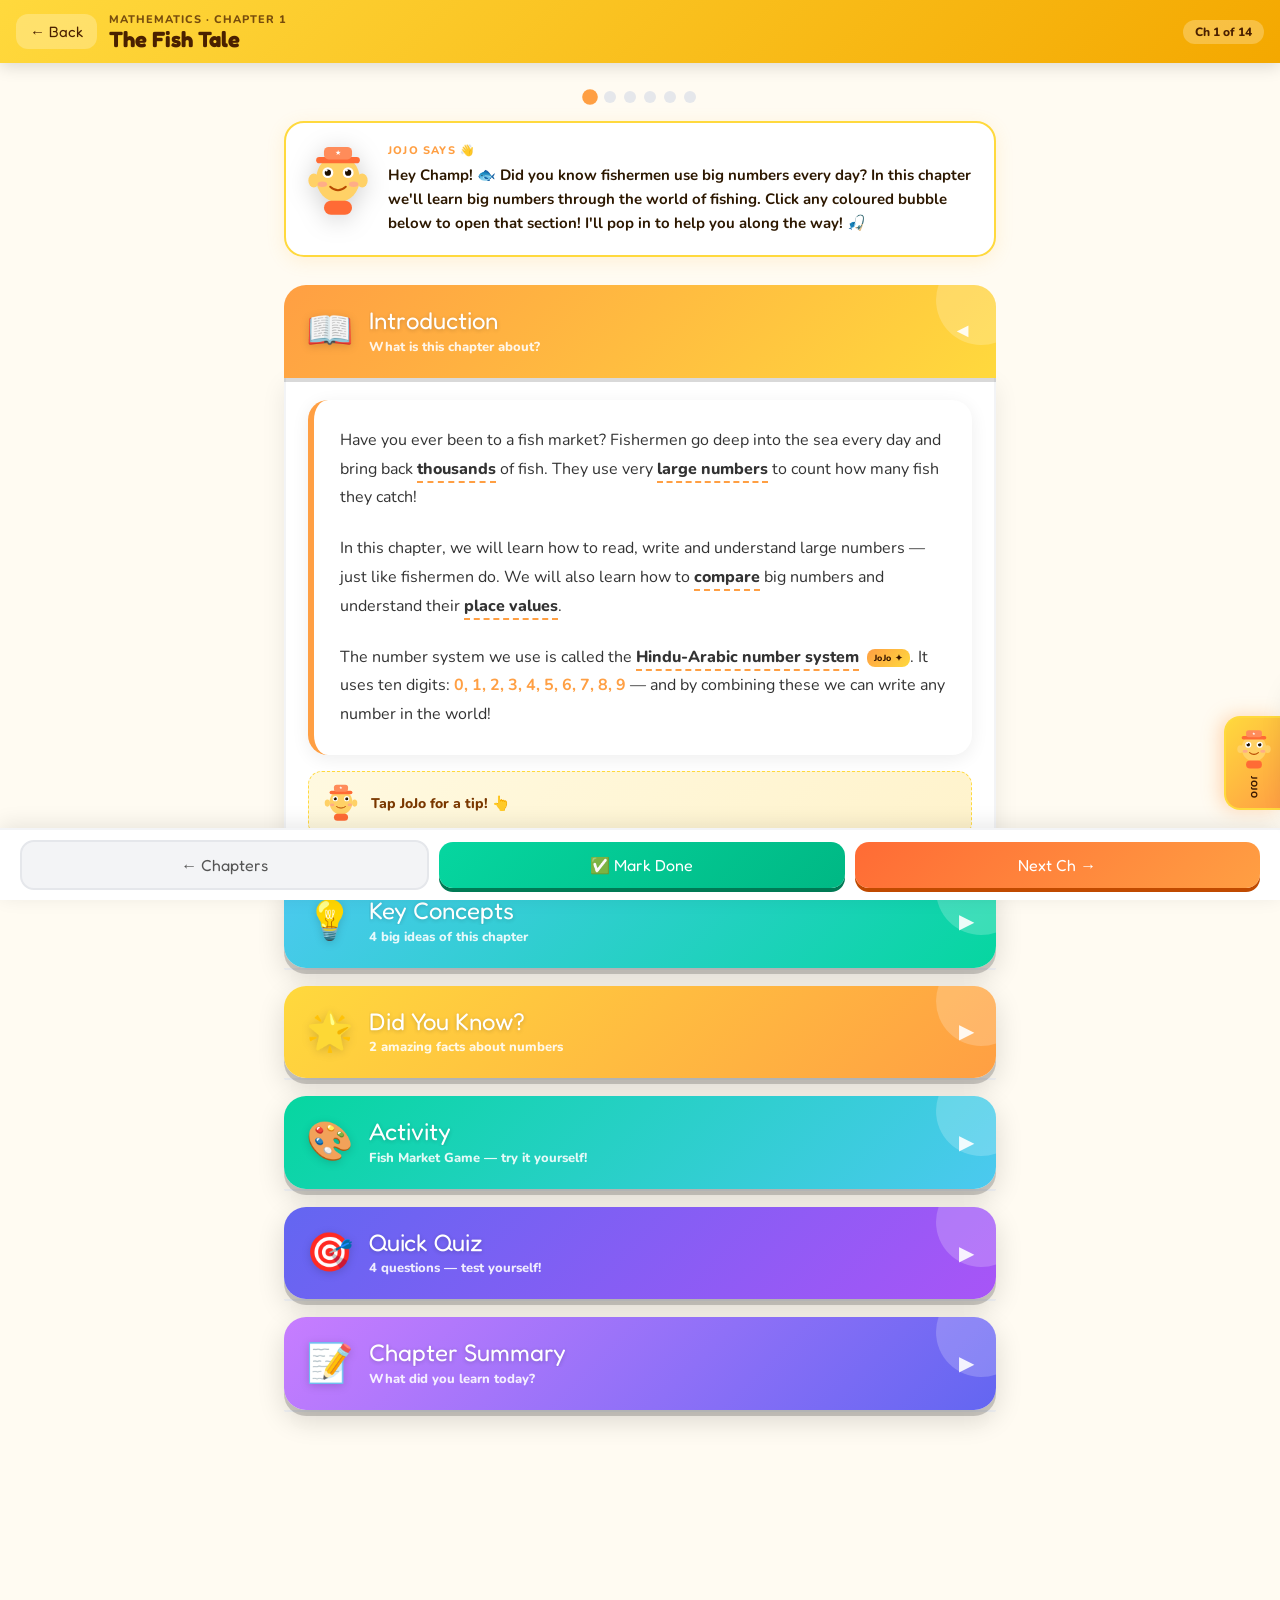
<file: ch1.html>
<!DOCTYPE html>
<html lang="en">
<head>
<meta charset="UTF-8">
<meta name="viewport" content="width=device-width, initial-scale=1.0, maximum-scale=1.0">
<title>The Fish Tale – Maths Ch.1 | OMNIGRID</title>
<link rel="preconnect" href="https://fonts.googleapis.com">
<link href="https://fonts.googleapis.com/css2?family=Fredoka+One&family=Nunito:wght@400;600;700;800;900&display=swap" rel="stylesheet">
<style>
/* ═══════════════════════ BASE ═══════════════════════ */
*,*::before,*::after{margin:0;padding:0;box-sizing:border-box;-webkit-tap-highlight-color:transparent}
html{scroll-behavior:smooth}
body{font-family:'Nunito',sans-serif;background:#FFFBF2;color:#1E1E1E;-webkit-font-smoothing:antialiased;overflow-x:hidden}
img,svg{display:block;max-width:100%}
button{font-family:'Nunito',sans-serif;cursor:pointer;border:none;outline:none}
button:focus-visible{outline:3px solid #FF9F43;outline-offset:2px}

/* ═══════════════════════ HEADER ═════════════════════ */
.ch-header{position:sticky;top:0;z-index:100;padding:12px 16px;display:flex;align-items:center;gap:12px;box-shadow:0 3px 16px rgba(0,0,0,0.15)}
.ch-back{background:rgba(255,255,255,0.25);border:none;border-radius:12px;padding:8px 14px;font-family:'Fredoka One',cursive;font-size:clamp(13px,3.5vw,15px);cursor:pointer;transition:background 0.18s;text-decoration:none;display:inline-block}
.ch-back:hover{background:rgba(255,255,255,0.42)}
.ch-header-info{flex:1;min-width:0}
.ch-header-info .subject-name{font-size:11px;font-weight:800;opacity:0.75;text-transform:uppercase;letter-spacing:1px}
.ch-header-info h1{font-family:'Fredoka One',cursive;font-size:clamp(16px,4.5vw,22px);line-height:1.1;white-space:nowrap;overflow:hidden;text-overflow:ellipsis}
.ch-progress-pill{background:rgba(255,255,255,0.25);border-radius:20px;padding:4px 12px;font-size:12px;font-weight:800;white-space:nowrap;flex-shrink:0}

/* ═══════════════════════ BODY ═══════════════════════ */
.ch-body{max-width:760px;margin:0 auto;padding:clamp(16px,4vw,28px) clamp(14px,4vw,24px) 100px}

/* ═══════════════════════ SECTIONS ═══════════════════ */
.section{margin-bottom:clamp(24px,5vw,36px);animation:secIn 0.5s ease both}
@keyframes secIn{from{opacity:0;transform:translateY(22px)}to{opacity:1;transform:translateY(0)}}
.section-title{font-family:'Fredoka One',cursive;font-size:clamp(18px,4.5vw,24px);display:flex;align-items:center;gap:10px;margin-bottom:14px}
.sec-icon{width:clamp(32px,7vw,40px);height:clamp(32px,7vw,40px);border-radius:12px;display:flex;align-items:center;justify-content:center;font-size:clamp(16px,4vw,20px);flex-shrink:0}

/* ═══════════════════════ JOJO OPENER TIP ════════════ */
.jojo-tip{background:#fff;border:2.5px solid #FFD93D;border-radius:20px;padding:clamp(14px,3.5vw,20px);display:flex;align-items:flex-start;gap:clamp(12px,3vw,18px);box-shadow:0 4px 18px rgba(255,180,60,0.15);margin-bottom:clamp(20px,4vw,28px)}
.jojo-tip-text{flex:1}
.jojo-tip-text .tip-label{font-size:11px;font-weight:800;color:#FF9F43;text-transform:uppercase;letter-spacing:1.2px;margin-bottom:5px}
.jojo-tip-text p{font-size:clamp(13px,3.2vw,15px);font-weight:700;color:#2D1800;line-height:1.6}

/* ═══════════════════════ INTRO ══════════════════════ */
.intro-card{background:#fff;border-radius:20px;padding:clamp(18px,4vw,26px);box-shadow:0 4px 18px rgba(0,0,0,0.07);border-left:6px solid var(--accent,#FF9F43)}
.intro-card p{font-size:clamp(14px,3.5vw,16px);line-height:1.8;color:#333}
.intro-card p strong{color:var(--accent,#FF6B35)}

/* ═══════════════════════ CONCEPTS ═══════════════════ */
.concepts-grid{display:grid;grid-template-columns:repeat(auto-fill,minmax(min(100%,200px),1fr));gap:clamp(12px,3vw,16px)}
.concept-card{border-radius:18px;padding:clamp(16px,3.5vw,22px) clamp(14px,3vw,18px);display:flex;flex-direction:column;gap:8px;box-shadow:0 4px 16px rgba(0,0,0,0.1);transition:transform 0.2s,box-shadow 0.2s;border:2.5px solid rgba(255,255,255,0.5);animation:secIn 0.5s ease both;cursor:default}
.concept-card:hover{transform:translateY(-4px);box-shadow:0 10px 28px rgba(0,0,0,0.15)}
.concept-icon{font-size:clamp(28px,6vw,36px);line-height:1}
.concept-title{font-family:'Fredoka One',cursive;font-size:clamp(15px,3.8vw,18px)}
.concept-desc{font-size:clamp(12px,3vw,14px);font-weight:600;line-height:1.55;opacity:.9}

/* ═══════════════════════ DID YOU KNOW ═══════════════ */
.dyk-box{background:linear-gradient(135deg,#FFF9E6,#FFF3CC);border:2.5px dashed #FFD93D;border-radius:20px;padding:clamp(16px,4vw,24px);display:flex;gap:clamp(12px,3vw,18px);align-items:flex-start;box-shadow:0 4px 14px rgba(255,200,50,0.18);margin-bottom:14px}
.dyk-icon{font-size:clamp(28px,7vw,40px);flex-shrink:0;line-height:1}
.dyk-content .dyk-label{font-family:'Fredoka One',cursive;font-size:clamp(14px,3.5vw,17px);color:#B8600A;margin-bottom:6px}
.dyk-content p{font-size:clamp(13px,3.2vw,15px);font-weight:700;color:#4A2800;line-height:1.65}

/* ═══════════════════════ ACTIVITY ═══════════════════ */
.activity-box{background:linear-gradient(135deg,#F0FFF4,#E0F8E8);border:2.5px solid #06D6A0;border-radius:20px;padding:clamp(16px,4vw,24px);box-shadow:0 4px 14px rgba(6,214,160,0.14)}
.activity-box .act-label{font-family:'Fredoka One',cursive;font-size:clamp(15px,4vw,19px);color:#006B50;margin-bottom:10px;display:flex;align-items:center;gap:8px}
.activity-steps{list-style:none;padding:0}
.activity-steps li{display:flex;gap:12px;align-items:flex-start;margin-bottom:10px;font-size:clamp(13px,3.2vw,15px);font-weight:700;color:#1A3A2A;line-height:1.6}
.step-num{width:26px;height:26px;border-radius:8px;background:#06D6A0;color:#fff;font-family:'Fredoka One',cursive;font-size:13px;display:flex;align-items:center;justify-content:center;flex-shrink:0;margin-top:1px}

/* ═══════════════════════ QUIZ ═══════════════════════ */
.quiz-box{background:#fff;border-radius:20px;padding:clamp(18px,4vw,26px);box-shadow:0 4px 18px rgba(0,0,0,0.08)}
.quiz-score-bar{display:flex;justify-content:space-between;align-items:center;margin-bottom:18px}
.quiz-score-bar .q-label{font-family:'Fredoka One',cursive;font-size:clamp(14px,3.5vw,17px);color:#555}
.score-pill{background:#F3F4F6;border-radius:20px;padding:5px 16px;font-family:'Fredoka One',cursive;font-size:clamp(13px,3.2vw,15px);color:#888}
.q-item{margin-bottom:22px}
.q-text{font-size:clamp(14px,3.5vw,16px);font-weight:800;color:#1E1E1E;margin-bottom:12px;line-height:1.5}
.q-options{display:flex;flex-direction:column;gap:8px}
.q-opt{background:#F9FAFB;border:2px solid #E5E7EB;border-radius:12px;padding:clamp(10px,2.5vw,13px) clamp(12px,3vw,16px);font-size:clamp(13px,3.2vw,15px);font-weight:700;color:#333;cursor:pointer;transition:all 0.18s;text-align:left;display:flex;align-items:center;gap:10px;touch-action:manipulation}
.q-opt:hover{background:#F0F9FF;border-color:#4CC9F0}
.q-opt.selected{background:#EEF2FF;border-color:#6366F1;color:#3730A3}
.q-opt.correct{background:#ECFDF5;border-color:#06D6A0;color:#065F46}
.q-opt.wrong{background:#FEF2F2;border-color:#FF6B6B;color:#991B1B}
.opt-letter{width:26px;height:26px;border-radius:8px;background:#E5E7EB;color:#555;font-family:'Fredoka One',cursive;font-size:13px;display:flex;align-items:center;justify-content:center;flex-shrink:0}
.q-opt.selected .opt-letter{background:#6366F1;color:#fff}
.q-opt.correct  .opt-letter{background:#06D6A0;color:#fff}
.q-opt.wrong    .opt-letter{background:#FF6B6B;color:#fff}
.q-feedback{margin-top:8px;border-radius:10px;padding:10px 14px;font-size:clamp(12px,3vw,14px);font-weight:700;display:none;line-height:1.5}
.q-feedback.show{display:block}
.q-feedback.good{background:#ECFDF5;color:#065F46;border-left:4px solid #06D6A0}
.q-feedback.bad{background:#FEF2F2;color:#991B1B;border-left:4px solid #FF6B6B}
.quiz-submit-btn{width:100%;margin-top:8px;background:linear-gradient(135deg,#6366F1,#8B5CF6);color:#fff;border:none;border-radius:14px;padding:clamp(12px,3vw,15px);font-family:'Fredoka One',cursive;font-size:clamp(16px,4vw,19px);cursor:pointer;transition:all 0.18s;box-shadow:0 4px 0 #4338CA}
.quiz-submit-btn:hover{transform:translateY(-2px);box-shadow:0 6px 0 #4338CA}
.quiz-submit-btn:active{transform:translateY(2px);box-shadow:0 2px 0 #4338CA}
.quiz-submit-btn:disabled{background:#D1D5DB;box-shadow:0 4px 0 #9CA3AF;cursor:not-allowed}
.quiz-result{display:none;margin-top:18px;border-radius:16px;padding:clamp(14px,3.5vw,20px);text-align:center}
.quiz-result.show{display:block}
.quiz-result h3{font-family:'Fredoka One',cursive;font-size:clamp(18px,4.5vw,24px);margin-bottom:6px}
.quiz-result p{font-size:clamp(13px,3.2vw,15px);font-weight:700}
.quiz-retry-btn{margin-top:12px;background:#fff;border:2.5px solid #6366F1;border-radius:12px;padding:10px 28px;font-family:'Fredoka One',cursive;font-size:clamp(14px,3.5vw,16px);color:#6366F1;cursor:pointer;transition:all 0.18s}
.quiz-retry-btn:hover{background:#EEF2FF}

/* ═══════════════════════ SUMMARY ════════════════════ */
.summary-box{background:linear-gradient(135deg,#EEF2FF,#E0E7FF);border:2.5px solid #6366F1;border-radius:20px;padding:clamp(16px,4vw,24px);box-shadow:0 4px 14px rgba(99,102,241,0.14)}
.summary-box .sum-label{font-family:'Fredoka One',cursive;font-size:clamp(16px,4vw,20px);color:#3730A3;margin-bottom:12px;display:flex;align-items:center;gap:8px}
.summary-points{list-style:none;padding:0}
.summary-points li{display:flex;gap:10px;align-items:flex-start;margin-bottom:10px;font-size:clamp(13px,3.2vw,15px);font-weight:700;color:#2A2560;line-height:1.6}
.sum-dot{width:22px;height:22px;border-radius:6px;background:#6366F1;color:#fff;font-size:11px;font-family:'Fredoka One',cursive;display:flex;align-items:center;justify-content:center;flex-shrink:0;margin-top:2px}

/* ═══════════════════════ BOTTOM NAV ═════════════════ */
.ch-nav-inner{position:fixed;bottom:0;left:0;right:0;z-index:50;background:#fff;border-top:2px solid #F3F4F6;padding:10px clamp(14px,4vw,20px);display:flex;gap:10px;align-items:center;box-shadow:0 -4px 20px rgba(0,0,0,0.09)}
.nav-btn{flex:1;border:none;border-radius:14px;padding:clamp(10px,2.5vw,13px) 10px;font-family:'Fredoka One',cursive;font-size:clamp(13px,3.5vw,16px);cursor:pointer;transition:all 0.18s;touch-action:manipulation}
.nav-btn.prev{background:#F3F4F6;color:#555;border:2px solid #E5E7EB}
.nav-btn.prev:hover{background:#E5E7EB}
.nav-btn.next{background:linear-gradient(135deg,#FF6B35,#FF9F43);color:#fff;box-shadow:0 4px 0 #C04A00}
.nav-btn.next:hover{transform:translateY(-2px);box-shadow:0 6px 0 #C04A00}
.nav-btn.next:active{transform:translateY(2px);box-shadow:0 2px 0 #C04A00}
.nav-done{flex:1;background:linear-gradient(135deg,#06D6A0,#00B884);color:#fff;border:none;border-radius:14px;padding:clamp(10px,2.5vw,13px) 10px;font-family:'Fredoka One',cursive;font-size:clamp(13px,3.5vw,16px);cursor:pointer;box-shadow:0 4px 0 #007A55;transition:all 0.18s;touch-action:manipulation}
.nav-done:hover{transform:translateY(-2px);box-shadow:0 6px 0 #007A55}
.nav-done:active{transform:translateY(2px);box-shadow:0 2px 0 #007A55}

/* ═══════════════════════ SPARKLE ════════════════════ */
@keyframes sparkleUp{0%{opacity:1;transform:translateY(0) scale(1) rotate(0deg)}100%{opacity:0;transform:translateY(-110px) scale(0.2) rotate(180deg)}}

/* ═══════════════════════ MILESTONE BANNER ══════════ */
.milestone-banner{
  display:none;
  position:fixed;top:80px;left:50%;transform:translateX(-50%);
  z-index:200;
  background:linear-gradient(135deg,#FFD93D,#FF9F43);
  color:#3b1800;
  border-radius:20px;
  padding:14px 26px;
  font-family:'Fredoka One',cursive;
  font-size:clamp(15px,4vw,18px);
  box-shadow:0 8px 32px rgba(255,150,60,0.45);
  text-align:center;
  white-space:nowrap;
  animation:bannerDrop 0.5s cubic-bezier(.34,1.56,.64,1) both;
  max-width:90vw;
  white-space:normal;
}
@keyframes bannerDrop{from{opacity:0;transform:translateX(-50%) translateY(-30px)}to{opacity:1;transform:translateX(-50%) translateY(0)}}
.milestone-banner.show{display:block}

/* ═══════════════════════ JOJO SLIDE PANEL ══════════ */
/* The main interaction panel that slides in from right */
.jojo-panel{
  position:fixed;
  bottom:80px;
  right:-340px;   /* hidden off screen */
  width:clamp(260px,80vw,320px);
  background:#fff;
  border-radius:24px 0 0 24px;
  box-shadow:-6px 0 32px rgba(0,0,0,0.18);
  z-index:300;
  transition:right 0.45s cubic-bezier(.34,1.26,.64,1);
  overflow:hidden;
  border:2.5px solid #FFD93D;
  border-right:none;
}
.jojo-panel.open{ right:0; }

/* Colour strip at top changes per mood */
.jojo-panel-header{
  padding:14px 16px 10px;
  display:flex;align-items:center;gap:12px;
  position:relative;
}
.jojo-panel-close{
  position:absolute;top:10px;right:12px;
  background:rgba(0,0,0,0.08);border:none;border-radius:50%;
  width:28px;height:28px;font-size:14px;
  cursor:pointer;display:flex;align-items:center;justify-content:center;
  transition:background 0.18s;color:#333;
}
.jojo-panel-close:hover{background:rgba(0,0,0,0.16)}
.jojo-panel-mood{
  font-size:11px;font-weight:800;letter-spacing:1px;
  text-transform:uppercase;opacity:0.7;margin-bottom:3px;
}
.jojo-panel-msg{
  padding:0 16px 16px;
  font-size:clamp(13px,3.2vw,15px);
  font-weight:700;color:#2D1800;line-height:1.65;
}
/* Hint button inside panel */
.jojo-hint-btn{
  margin:0 16px 14px;
  background:linear-gradient(135deg,#FFD93D,#FF9F43);
  color:#3b1800;border:none;border-radius:12px;
  padding:10px 18px;font-family:'Fredoka One',cursive;
  font-size:14px;cursor:pointer;width:calc(100% - 32px);
  transition:all 0.18s;box-shadow:0 3px 0 #C05E00;
  display:none;
}
.jojo-hint-btn.show{display:block}
.jojo-hint-btn:hover{transform:translateY(-2px);box-shadow:0 5px 0 #C05E00}

/* Floating JoJo tab (always visible on right edge) */
.jojo-tab{
  position:fixed;
  bottom:90px;right:0;
  z-index:299;
  background:linear-gradient(135deg,#FFD93D,#FF9F43);
  border-radius:16px 0 0 16px;
  padding:10px 8px 10px 10px;
  cursor:pointer;
  box-shadow:-4px 0 18px rgba(255,150,60,0.35);
  transition:transform 0.22s;
  display:flex;flex-direction:column;align-items:center;gap:4px;
  border:2px solid #FFD93D; border-right:none;
}
.jojo-tab:hover{transform:translateX(-4px)}
.jojo-tab-label{
  font-size:9px;font-weight:800;color:#3b1800;
  letter-spacing:0.5px;text-transform:uppercase;
  writing-mode:vertical-rl;text-orientation:mixed;
}
/* Notification dot */
.jojo-notif{
  position:absolute;top:-6px;left:-6px;
  width:18px;height:18px;border-radius:50%;
  background:#FF6B6B;color:#fff;
  font-size:10px;font-weight:800;
  display:none;align-items:center;justify-content:center;
  border:2px solid #fff;
  font-family:'Fredoka One',cursive;
}
.jojo-notif.show{display:flex}

/* ═══════════════════════ SECTION CHECKPOINT ════════ */
/* Thin divider with JoJo head that appears between sections */
.jojo-checkpoint{
  display:flex;align-items:center;gap:14px;
  margin:clamp(20px,5vw,32px) 0;
  opacity:0;
  transition:opacity 0.6s ease;
}
.jojo-checkpoint.visible{opacity:1}
.checkpoint-line{flex:1;height:2px;background:linear-gradient(90deg,transparent,#FFD93D 30%,#FFD93D 70%,transparent)}
.checkpoint-face{
  flex-shrink:0;cursor:pointer;
  animation:checkFloat 3s ease-in-out infinite;
  position:relative;
}
@keyframes checkFloat{0%,100%{transform:translateY(0)}50%{transform:translateY(-5px)}}
.checkpoint-tag{
  position:absolute;bottom:-22px;left:50%;transform:translateX(-50%);
  background:#FFD93D;color:#3b1800;
  font-size:9px;font-weight:800;
  border-radius:8px;padding:2px 8px;
  white-space:nowrap;
  font-family:'Fredoka One',cursive;
  box-shadow:0 2px 8px rgba(255,180,60,0.3);
}

/* ═══════════════════════ SUBJECT ACCENT ════════════ */
:root{
  --accent:#FF9F43;
  --accent-dark:#C05E00;
  --accent-light:#FFF3E0;
  --header-bg:linear-gradient(135deg,#FFD93D,#F4A800);
  --header-txt:#4A2000;
}
.ch-header{background:var(--header-bg);color:var(--header-txt)}
.ch-back{color:var(--header-txt)}
.section-title{color:var(--accent-dark)}
.sec-icon{background:var(--accent-light)}

/* ═══════════════════════════════════════════
   JOJO HOVER / TAP ANNOTATION SYSTEM
   .jt  = the annotated term in text
   .jp  = the popup bubble that appears
═══════════════════════════════════════════ */

/* Annotated term — wiggly underline + glow */
.jt {
  display: inline;
  cursor: pointer;
  position: relative;
  font-weight: 800;
  border-bottom: 2.5px dashed #FF9F43;
  padding-bottom: 1px;
  transition: color 0.18s, border-color 0.18s;
  -webkit-tap-highlight-color: transparent;
  white-space: nowrap;
}
.jt:hover, .jt.active {
  color: #FF6B35;
  border-bottom-color: #FF6B35;
}
/* Tiny JoJo head badge on the term */
.jt::after {
  content: '🟡';
  font-size: 8px;
  position: absolute;
  top: -7px; right: -10px;
  opacity: 0;
  transition: opacity 0.2s, transform 0.2s;
  transform: scale(0.5);
  pointer-events: none;
}
.jt:hover::after, .jt.active::after {
  opacity: 1;
  transform: scale(1);
}

/* The popup bubble */
.jp {
  display: none;
  position: fixed;
  z-index: 8000;
  width: clamp(260px, 82vw, 360px);
  max-height: 85vh; /* Fix: Limits height to screen */
  overflow-y: auto; /* Fix: Allows scrolling */
  background: #fff;
  border-radius: 22px;
  box-shadow: 0 12px 48px rgba(0,0,0,0.22), 0 2px 8px rgba(0,0,0,0.1);
  border: 2.5px solid #FFD93D;
  animation: jpSlideIn 0.32s cubic-bezier(.34,1.4,.64,1) both;
  pointer-events: auto;
}
.jp.show { display: block; }

/* Coloured header strip */
.jp-head {
  padding: 12px 14px 10px;
  display: flex; align-items: center; gap: 10px;
}
.jp-jojo { flex-shrink: 0; }
.jp-head-text { flex: 1; min-width: 0; }
.jp-type {
  font-size: 10px; font-weight: 800;
  text-transform: uppercase; letter-spacing: 1.2px;
  opacity: 0.75; margin-bottom: 2px;
}
.jp-term {
  font-family: 'Fredoka One', cursive;
  font-size: clamp(15px, 4vw, 18px);
  line-height: 1.1;
}
.jp-close {
  width: 34px; height: 34px; border-radius: 50%;
  background: rgba(0,0,0,0.1); border: none;
  font-size: 16px; font-weight: bold; cursor: pointer; flex-shrink: 0;
  display: flex; align-items: center; justify-content: center;
  transition: background 0.18s;
  position: relative; z-index: 9999; /* Fix: ensures it sits on top */
}
.jp-close:hover { background: rgba(0,0,0,0.2); }

/* Body */
.jp-body { padding: 12px 16px 6px; }
.jp-explanation {
  font-size: clamp(13px, 3.2vw, 14.5px);
  font-weight: 700; color: #2D1800;
  line-height: 1.65; margin-bottom: 10px;
}
/* Example block */
.jp-example {
  background: #FFFBEB;
  border: 1.5px solid #FFD93D;
  border-radius: 12px;
  padding: 10px 14px;
  margin-bottom: 10px;
  display: none;
}
.jp-example.show { display: block; }
.jp-example-label {
  font-size: 10px; font-weight: 800;
  color: #B8600A; text-transform: uppercase;
  letter-spacing: 1px; margin-bottom: 5px;
}
.jp-example p {
  font-size: clamp(12px, 3vw, 13.5px);
  font-weight: 700; color: #4A2800; line-height: 1.6;
}
/* Fun fact block */
.jp-fact {
  background: linear-gradient(135deg, #EEF2FF, #E0E7FF);
  border: 1.5px solid #6366F1;
  border-radius: 12px;
  padding: 10px 14px;
  margin-bottom: 10px;
  display: none;
}
.jp-fact.show { display: block; }
.jp-fact-label {
  font-size: 10px; font-weight: 800;
  color: #3730A3; text-transform: uppercase;
  letter-spacing: 1px; margin-bottom: 5px;
}
.jp-fact p {
  font-size: clamp(12px, 3vw, 13.5px);
  font-weight: 700; color: #2A2560; line-height: 1.6;
}
/* YouTube link button */
.jp-yt {
  display: none;
  align-items: center; gap: 8px;
  background: linear-gradient(135deg, #FF0000, #CC0000);
  color: #fff; border: none; border-radius: 12px;
  padding: 9px 14px; width: 100%;
  font-family: 'Fredoka One', cursive;
  font-size: clamp(12px, 3.2vw, 14px);
  cursor: pointer; margin-bottom: 10px;
  transition: all 0.18s;
  box-shadow: 0 3px 0 #880000;
  text-decoration: none;
}
.jp-yt.show { display: flex; }
.jp-yt:hover { transform: translateY(-2px); box-shadow: 0 5px 0 #880000; }
.jp-yt:active { transform: translateY(1px); box-shadow: 0 2px 0 #880000; }
.jp-yt-icon {
  width: 22px; height: 22px; background: #fff;
  border-radius: 5px; display: flex;
  align-items: center; justify-content: center;
  flex-shrink: 0;
}
.jp-yt-icon::after {
  content: '';
  border-left: 8px solid #FF0000;
  border-top: 5px solid transparent;
  border-bottom: 5px solid transparent;
  margin-left: 2px;
}
/* Try it button */
.jp-try {
  display: none;
  background: linear-gradient(135deg, #06D6A0, #00B884);
  color: #fff; border: none; border-radius: 12px;
  padding: 9px 14px; width: 100%;
  font-family: 'Fredoka One', cursive;
  font-size: clamp(12px, 3.2vw, 14px);
  cursor: pointer; margin-bottom: 10px;
  transition: all 0.18s; box-shadow: 0 3px 0 #007A55;
}
.jp-try.show { display: block; }
.jp-try:hover { transform: translateY(-2px); box-shadow: 0 5px 0 #007A55; }
/* Mini quiz inside popup */
.jp-mini-quiz { display: none; margin-bottom: 10px; }
.jp-mini-quiz.show { display: block; }
.jp-mini-q {
  font-size: clamp(12px, 3vw, 13.5px);
  font-weight: 800; color: #1E1E1E;
  margin-bottom: 8px; line-height: 1.5;
}
.jp-mini-opts { display: flex; flex-direction: column; gap: 6px; }
.jp-mini-opt {
  background: #F9FAFB; border: 1.5px solid #E5E7EB;
  border-radius: 10px; padding: 8px 12px;
  font-size: clamp(12px, 3vw, 13px); font-weight: 700;
  color: #333; cursor: pointer; text-align: left;
  transition: all 0.15s; touch-action: manipulation;
}
.jp-mini-opt:hover { background: #FFF3E0; border-color: #FF9F43; }
.jp-mini-opt.correct { background: #ECFDF5; border-color: #06D6A0; color: #065F46; }
.jp-mini-opt.wrong   { background: #FEF2F2; border-color: #FF6B6B; color: #991B1B; }
.jp-mini-fb {
  margin-top: 7px; padding: 8px 10px;
  border-radius: 8px; font-size: 12px;
  font-weight: 700; display: none; line-height: 1.5;
}
.jp-mini-fb.show { display: block; }
.jp-mini-fb.good { background: #ECFDF5; color: #065F46; border-left: 3px solid #06D6A0; }
.jp-mini-fb.bad  { background: #FEF2F2; color: #991B1B; border-left: 3px solid #FF6B6B; }

/* Overlay backdrop (mobile tap-outside-to-close) */
#jp-overlay {
  display: none;
  position: fixed; inset: 0;
  z-index: 7999;
  background: rgba(0,0,0,0.18);
  backdrop-filter: blur(1px);
}
#jp-overlay.show { display: block; }

/* Scroll indicator badge next to term */
.jt-badge {
  display: inline-flex;
  align-items: center;
  background: linear-gradient(135deg,#FF9F43,#FFD93D);
  color: #3b1800;
  border-radius: 8px;
  padding: 1px 7px;
  font-size: 9px;
  font-weight: 800;
  margin-left: 4px;
  vertical-align: middle;
  letter-spacing: 0.3px;
  cursor: pointer;
  transition: transform 0.15s;
  white-space: nowrap;
}
.jt-badge:hover { transform: scale(1.08); }

/* ═══════════════════════ ACCORDION BUBBLES ══════════════════ */
.acc-items-wrap {
  display: flex;
  flex-direction: column;
  gap: clamp(12px,3vw,16px);
  margin-bottom: 24px;
}
.acc-item {
  width: 100%;
  animation: cloudFloat 0.5s cubic-bezier(.34,1.56,.64,1) both;
}
@keyframes cloudFloat {
  from { opacity:0; transform: translateY(18px) scale(0.94); }
  to   { opacity:1; transform: translateY(0) scale(1); }
}

/* The big colourful bubble button */
.acc-bubble {
  width: 100%;
  border: none;
  border-radius: 22px;
  padding: clamp(16px,4vw,22px) clamp(16px,4vw,22px);
  display: flex;
  align-items: center;
  gap: clamp(10px,2.5vw,16px);
  cursor: pointer;
  transition: transform 0.2s, box-shadow 0.2s, filter 0.2s;
  box-shadow: 0 6px 0 rgba(0,0,0,0.18), 0 10px 28px rgba(0,0,0,0.14);
  position: relative;
  overflow: hidden;
  touch-action: manipulation;
  text-align: left;
}
.acc-bubble::before {
  content: '';
  position: absolute;
  top: -30px; right: -30px;
  width: 90px; height: 90px;
  border-radius: 50%;
  background: rgba(255,255,255,0.2);
  pointer-events: none;
}
.acc-bubble:hover  { transform: translateY(-3px); box-shadow: 0 9px 0 rgba(0,0,0,0.18), 0 14px 32px rgba(0,0,0,0.18); }
.acc-bubble:active { transform: translateY(3px);  box-shadow: 0 3px 0 rgba(0,0,0,0.18), 0 4px 12px rgba(0,0,0,0.12); }
.acc-item.open .acc-bubble { border-radius: 22px 22px 0 0; box-shadow: 0 4px 0 rgba(0,0,0,0.15); }
.acc-item:not(.open) .acc-bubble { border-radius: 22px; }

.acc-bubble-icon {
  font-size: clamp(28px,7vw,38px);
  line-height: 1;
  flex-shrink: 0;
  filter: drop-shadow(0 2px 4px rgba(0,0,0,0.15));
}
.acc-bubble-text {
  flex: 1;
  min-width: 0;
  display: flex;
  flex-direction: column;
  gap: 3px;
}
.acc-bubble-title {
  font-family: 'Fredoka One', cursive;
  font-size: clamp(18px,5vw,24px);
  color: #fff;
  text-shadow: 0 1px 4px rgba(0,0,0,0.2);
  line-height: 1.15;
  white-space: nowrap;
  overflow: hidden;
  text-overflow: ellipsis;
}
.acc-bubble-sub {
  font-size: clamp(11px,2.8vw,13px);
  color: rgba(255,255,255,0.88);
  font-weight: 800;
  white-space: nowrap;
  overflow: hidden;
  text-overflow: ellipsis;
}
.acc-arrow {
  font-size: clamp(16px,4vw,20px);
  color: rgba(255,255,255,0.9);
  transition: transform 0.3s;
  flex-shrink: 0;
  font-style: normal;
}
.acc-item.open .acc-arrow { transform: rotate(90deg); }

/* Content panel — collapses/expands */
.acc-body {
  max-height: 0;
  overflow: hidden;
  transition: max-height 0.45s cubic-bezier(0,1,0.5,1), padding 0.3s;
  background: #fff;
  border-radius: 0 0 22px 22px;
  border: 2.5px solid #F3F4F6;
  border-top: none;
  box-shadow: 0 8px 24px rgba(0,0,0,0.08);
  padding: 0 clamp(14px,4vw,22px);
}
.acc-item.open .acc-body {
  max-height: 2000px;
  padding: clamp(16px,4vw,22px) clamp(14px,4vw,22px) clamp(14px,3.5vw,20px);
  transition: max-height 0.55s ease, padding 0.3s;
}

/* JoJo row at bottom of each section */
.acc-jojo-row {
  display: flex;
  align-items: center;
  gap: 12px;
  margin-top: 16px;
  padding: 10px 14px;
  background: linear-gradient(135deg,#FFF9E0,#FFF3CC);
  border: 1.5px dashed #FFD93D;
  border-radius: 14px;
  cursor: pointer;
  transition: background 0.18s;
}
.acc-jojo-row:hover { background: linear-gradient(135deg,#FFF3CC,#FFE899); }
.acc-jojo-face { flex-shrink:0; animation: jojoFloat 3s ease-in-out infinite; }
@keyframes jojoFloat { 0%,100%{transform:translateY(0)} 50%{transform:translateY(-5px)} }
.acc-jojo-msg {
  font-size: clamp(12px,3vw,14px);
  font-weight: 800;
  color: #7A3800;
  line-height: 1.4;
}
/* Progress dots at top */
.acc-progress {
  display: flex;
  gap: 8px;
  justify-content: center;
  margin-bottom: 18px;
  flex-wrap: wrap;
}
.acc-dot {
  width: 12px; height: 12px;
  border-radius: 50%;
  background: #E5E7EB;
  transition: background 0.3s, transform 0.3s;
  cursor: pointer;
}
.acc-dot.done { background: #06D6A0; transform: scale(1.2); }
.acc-dot.active { background: #FF9F43; transform: scale(1.3); }

</style>
</head>
<body>

<div id="jp-overlay" onclick="closeJP()"></div>
<div class="jp" id="jojo-popup">
  <div class="jp-head" id="jp-head">
    <div class="jp-jojo" id="jp-jojo-svg"></div>
    <div class="jp-head-text">
      <div class="jp-type" id="jp-type">JoJo Explains</div>
      <div class="jp-term" id="jp-term">Place Value</div>
    </div>
    <button class="jp-close" onclick="closeJP(); event.stopPropagation();">✕</button>
  </div>
  <div class="jp-body">
    <div class="jp-explanation" id="jp-explanation"></div>
    <div class="jp-example" id="jp-example">
      <div class="jp-example-label">📝 Example</div>
      <p id="jp-example-text"></p>
    </div>
    <div class="jp-fact" id="jp-fact">
      <div class="jp-fact-label">🌟 Fun Fact</div>
      <p id="jp-fact-text"></p>
    </div>
    <div class="jp-mini-quiz" id="jp-mini-quiz">
      <div class="jp-mini-q" id="jp-mini-q"></div>
      <div class="jp-mini-opts" id="jp-mini-opts"></div>
      <div class="jp-mini-fb" id="jp-mini-fb"></div>
    </div>
    <a class="jp-yt" id="jp-yt" href="#" target="_blank" rel="noopener">
      <div class="jp-yt-icon"></div>
      <span id="jp-yt-label">Watch on YouTube</span>
    </a>
    <button class="jp-try" id="jp-try" onclick="handleJPTry()">✏️ Try it yourself!</button>
  </div>
</div>

<header class="ch-header">
  <a class="ch-back" href="../index.html" onclick="event.preventDefault();goBack()">← Back</a>
  <div class="ch-header-info">
    <div class="subject-name">Mathematics · Chapter 1</div><h1>The Fish Tale</h1></div>
  <div class="ch-progress-pill">Ch 1 of 14</div></header>

<div class="jojo-panel" id="jojo-panel">
  <div class="jojo-panel-header" id="panel-header">
    <div id="panel-jojo-svg"></div>
    <div>
      <div class="jojo-panel-mood" id="panel-mood-label">JoJo Says</div>
      <div style="font-family:'Fredoka One',cursive;font-size:16px;color:#1E1E1E" id="panel-title">Hey there!</div>
    </div>
    <button class="jojo-panel-close" onclick="closePanel()">✕</button>
  </div>
  <div class="jojo-panel-msg" id="panel-msg">Loading...</div>
  <button class="jojo-hint-btn" id="panel-hint-btn" onclick="showNextHint()">💡 Show me a hint!</button>
</div>

<div class="jojo-tab" id="jojo-tab" onclick="togglePanel()">
  <div class="jojo-notif" id="jojo-notif">!</div>
  <svg viewBox="0 0 80 100" width="36" height="44">
    <ellipse cx="9"  cy="48" rx="7" ry="9" fill="#FFD166"/>
    <ellipse cx="71" cy="48" rx="7" ry="9" fill="#FFD166"/>
    <ellipse cx="40" cy="46" rx="28" ry="30" fill="#FFD166"/>
    <rect x="12" y="18" width="56" height="8" rx="4" fill="#FF6B35"/>
    <rect x="22" y="5"  width="36" height="16" rx="6" fill="#FF8C5A"/>
    <text x="40" y="16" font-size="9" fill="#fff" text-anchor="middle">★</text>
    <ellipse cx="27" cy="38" rx="7" ry="7" fill="white"/>
    <ellipse cx="53" cy="38" rx="7" ry="7" fill="white"/>
    <circle id="tab-pl" cx="27" cy="38" r="4" fill="#1E1000"/>
    <circle id="tab-pr" cx="53" cy="38" r="4" fill="#1E1000"/>
    <circle cx="25" cy="35" r="1.5" fill="white"/>
    <circle cx="51" cy="35" r="1.5" fill="white"/>
    <ellipse cx="20" cy="53" rx="6" ry="3.5" fill="#FF9999" opacity="0.65"/>
    <ellipse cx="60" cy="53" rx="6" ry="3.5" fill="#FF9999" opacity="0.65"/>
    <path id="tab-mouth" d="M30,56 Q40,64 50,56" stroke="#B84A00" stroke-width="2.5" fill="none" stroke-linecap="round"/>
    <rect x="22" y="74" width="36" height="18" rx="9" fill="#FF6B35"/>
  </svg>
  <div class="jojo-tab-label">JoJo</div>
</div>

<div class="milestone-banner" id="milestone-banner">🎉 Halfway there, Champ!</div>

<main class="ch-body">
<div class="acc-progress" id="acc-progress">
  <div class="acc-dot active" id="dot-intro"    title="Introduction"   onclick="toggleAcc('intro')"></div>
  <div class="acc-dot"        id="dot-concepts" title="Key Concepts"   onclick="toggleAcc('concepts')"></div>
  <div class="acc-dot"        id="dot-dyk"      title="Did You Know"   onclick="toggleAcc('dyk')"></div>
  <div class="acc-dot"        id="dot-activity" title="Activity"       onclick="toggleAcc('activity')"></div>
  <div class="acc-dot"        id="dot-quiz"     title="Quiz"           onclick="toggleAcc('quiz')"></div>
  <div class="acc-dot"        id="dot-summary"  title="Summary"        onclick="toggleAcc('summary')"></div>
</div>

  <div class="jojo-tip" style="animation-delay:0.05s">
    <div id="jojo-opener"></div>
    <div class="jojo-tip-text">
      <div class="tip-label">JoJo Says 👋</div>
      <p>Hey Champ! 🐟 Did you know fishermen use big numbers every day?
         In this chapter we'll learn big numbers through the world of fishing.
         <strong>Click any coloured bubble below to open that section!</strong>
         I'll pop in to help you along the way! 🎣</p>
    </div>
  </div>

  <div class="acc-items-wrap">
  <div class="acc-item open" id="acc-intro">
    <button class="acc-bubble" onclick="toggleAcc('intro')"
      style="background:linear-gradient(135deg,#FF9F43,#FFD93D);">
      <span class="acc-bubble-icon">📖</span>
      <div class="acc-bubble-text"><span class="acc-bubble-title">Introduction</span><span class="acc-bubble-sub">What is this chapter about?</span></div>
      <span class="acc-arrow">▼</span>
    </button>
    <div class="acc-body" id="body-intro">
      <div class="intro-card">
        <p>Have you ever been to a fish market? Fishermen go deep into the sea every day
           and bring back <span class="jt" data-key="thousands">thousands</span> of fish.
           They use very
           <span class="jt" data-key="large_numbers">large numbers</span>
           to count how many fish they catch!</p>
        <br>
        <p>In this chapter, we will learn how to read, write and understand large numbers
           — just like fishermen do. We will also learn how to
           <span class="jt" data-key="compare_numbers">compare</span>
           big numbers and understand their
           <span class="jt" data-key="place_value">place values</span>.</p>
        <br>
        <p>The number system we use is called the
           <span class="jt" data-key="hindu_arabic">Hindu-Arabic number system</span>
           <span class="jt-badge" data-key="hindu_arabic">JoJo ✦</span>.
           It uses ten digits: <strong>0, 1, 2, 3, 4, 5, 6, 7, 8, 9</strong> — and by
           combining these we can write any number in the world!</p>
      </div>
      <div class="acc-jojo-row">
        <div class="acc-jojo-face" onclick="checkpointClick('intro')">
          <svg viewBox="0 0 80 100" width="36" height="44"><ellipse cx="9" cy="48" rx="6" ry="8" fill="#FFD166"/><ellipse cx="71" cy="48" rx="6" ry="8" fill="#FFD166"/><ellipse cx="40" cy="46" rx="26" ry="28" fill="#FFD166"/><rect x="14" y="20" width="52" height="8" rx="4" fill="#FF6B35"/><rect x="24" y="6" width="32" height="16" rx="6" fill="#FF8C5A"/><text x="40" y="17" font-size="8" fill="#fff" text-anchor="middle">★</text><ellipse cx="27" cy="38" rx="6" ry="6" fill="white"/><ellipse cx="53" cy="38" rx="6" ry="6" fill="white"/><circle cx="27" cy="38" r="3.5" fill="#1E1000"/><circle cx="53" cy="38" r="3.5" fill="#1E1000"/><circle cx="25" cy="36" r="1.2" fill="white"/><circle cx="51" cy="36" r="1.2" fill="white"/><ellipse cx="20" cy="52" rx="5" ry="3" fill="#FF9999" opacity="0.65"/><ellipse cx="60" cy="52" rx="5" ry="3" fill="#FF9999" opacity="0.65"/><path d="M30,56 Q40,63 50,56" stroke="#B84A00" stroke-width="2.2" fill="none" stroke-linecap="round"/><rect x="24" y="72" width="32" height="16" rx="8" fill="#FF6B35"/></svg>
        </div>
        <div class="acc-jojo-msg">Tap JoJo for a tip! 👆</div>
      </div>
    </div>
  </div>

  <div class="acc-item" id="acc-concepts" style="animation-delay:0.08s">
    <button class="acc-bubble" onclick="toggleAcc('concepts')"
      style="background:linear-gradient(135deg,#4CC9F0,#06D6A0);">
      <span class="acc-bubble-icon">💡</span>
      <div class="acc-bubble-text"><span class="acc-bubble-title">Key Concepts</span><span class="acc-bubble-sub">4 big ideas of this chapter</span></div>
      <span class="acc-arrow">▶</span>
    </button>
    <div class="acc-body" id="body-concepts">
      <div class="concepts-grid">
        <div class="concept-card" style="background:linear-gradient(145deg,#FFD93D,#F4C200);color:#4A2000;">
          <div class="concept-icon">🔢</div>
          <div class="concept-title"><span class="jt" data-key="place_value" style="color:inherit;border-bottom-color:rgba(0,0,0,0.3)">Place Value</span></div>
          <div class="concept-desc">Each digit in a number has a <span class="jt" data-key="place_value" style="color:#4A2000;border-bottom-color:#4A2000;">place</span> — <span class="jt" data-key="ones_tens" style="color:#4A2000;border-bottom-color:#4A2000;">ones, tens, hundreds</span>, thousands and so on.</div>
        </div>
        <div class="concept-card" style="background:linear-gradient(145deg,#FF9F43,#E07B00);color:#2D0F00;">
          <div class="concept-icon">📊</div>
          <div class="concept-title"><span class="jt" data-key="large_numbers" style="color:inherit;border-bottom-color:rgba(0,0,0,0.3)">Large Numbers</span></div>
          <div class="concept-desc">Numbers beyond 999 have more place values: <span class="jt" data-key="ten_thousand" style="color:#2D0F00;border-bottom-color:#2D0F00;">10,000 = ten thousand</span> and beyond!</div>
        </div>
        <div class="concept-card" style="background:linear-gradient(145deg,#4CC9F0,#1AAFDC);color:#001826;">
          <div class="concept-icon">⚖️</div>
          <div class="concept-title"><span class="jt" data-key="compare_numbers" style="color:inherit;border-bottom-color:rgba(0,0,0,0.3)">Comparing Numbers</span></div>
          <div class="concept-desc">To compare, always start from the <span class="jt" data-key="leftmost_digit" style="color:#001826;border-bottom-color:#001826;">leftmost digit</span>. More digits = bigger number.</div>
        </div>
        <div class="concept-card" style="background:linear-gradient(145deg,#06D6A0,#00B884);color:#001F16;">
          <div class="concept-icon">🔄</div>
          <div class="concept-title"><span class="jt" data-key="expanded_form" style="color:inherit;border-bottom-color:rgba(0,0,0,0.3)">Expanded Form</span></div>
          <div class="concept-desc"><span class="jt" data-key="expanded_form" style="color:#001F16;border-bottom-color:#001F16;">3,456 = 3000 + 400 + 50 + 6</span>. Breaking a number into its place values.</div>
        </div>
      </div>
      <div class="acc-jojo-row">
        <div class="acc-jojo-face" onclick="checkpointClick('concepts')">
          <svg viewBox="0 0 80 100" width="36" height="44"><ellipse cx="9" cy="48" rx="6" ry="8" fill="#FFD166"/><ellipse cx="71" cy="48" rx="6" ry="8" fill="#FFD166"/><ellipse cx="40" cy="46" rx="26" ry="28" fill="#FFD166"/><rect x="14" y="20" width="52" height="8" rx="4" fill="#FF6B35"/><rect x="24" y="6" width="32" height="16" rx="6" fill="#FF8C5A"/><text x="40" y="17" font-size="8" fill="#fff" text-anchor="middle">★</text><ellipse cx="27" cy="38" rx="6" ry="6" fill="white"/><ellipse cx="53" cy="38" rx="6" ry="6" fill="white"/><circle cx="27" cy="38" r="3.5" fill="#1E1000"/><circle cx="53" cy="38" r="3.5" fill="#1E1000"/><circle cx="25" cy="36" r="1.2" fill="white"/><circle cx="51" cy="36" r="1.2" fill="white"/><ellipse cx="20" cy="52" rx="5" ry="3" fill="#FF9999" opacity="0.65"/><ellipse cx="60" cy="52" rx="5" ry="3" fill="#FF9999" opacity="0.65"/><path d="M30,56 Q40,63 50,56" stroke="#B84A00" stroke-width="2.2" fill="none" stroke-linecap="round"/><rect x="24" y="72" width="32" height="16" rx="8" fill="#FF6B35"/></svg>
        </div>
        <div class="acc-jojo-msg">🎉 Halfway there! Tap JoJo!</div>
      </div>
    </div>
  </div>

  <div class="acc-item" id="acc-dyk" style="animation-delay:0.16s">
    <button class="acc-bubble" onclick="toggleAcc('dyk')"
      style="background:linear-gradient(135deg,#FFD93D,#FF9F43);">
      <span class="acc-bubble-icon">🌟</span>
      <div class="acc-bubble-text"><span class="acc-bubble-title">Did You Know?</span><span class="acc-bubble-sub">2 amazing facts about numbers</span></div>
      <span class="acc-arrow">▶</span>
    </button>
    <div class="acc-body" id="body-dyk">
      <div class="dyk-box">
        <div class="dyk-icon">🐟</div>
        <div class="dyk-content">
          <div class="dyk-label">Fun Fishing Fact!</div>
          <p>India is one of the world's largest fish-producing countries! Every year, Indian fishermen catch over <strong>1,40,00,000</strong> (1 crore 40 lakh) tonnes of fish. That's a LOT of zeros! 😮</p>
        </div>
      </div>
      <br>
      <div class="dyk-box">
        <div class="dyk-icon">🧮</div>
        <div class="dyk-content">
          <div class="dyk-label">Number System Fact!</div>
          <p>The number <strong>zero (0)</strong> was invented in India by the mathematician
            <span class="jt" data-key="brahmagupta"><strong>Brahmagupta</strong></span>
            <span class="jt-badge" data-key="brahmagupta">JoJo ✦</span>
            around 628 AD. Without zero, we couldn't write numbers like 10, 100 or 1000!</p>
        </div>
      </div>
      <div class="acc-jojo-row">
        <div class="acc-jojo-face" onclick="checkpointClick('dyk')">
          <svg viewBox="0 0 80 100" width="36" height="44"><ellipse cx="9" cy="48" rx="6" ry="8" fill="#FFD166"/><ellipse cx="71" cy="48" rx="6" ry="8" fill="#FFD166"/><ellipse cx="40" cy="46" rx="26" ry="28" fill="#FFD166"/><rect x="14" y="20" width="52" height="8" rx="4" fill="#FF6B35"/><rect x="24" y="6" width="32" height="16" rx="6" fill="#FF8C5A"/><text x="40" y="17" font-size="8" fill="#fff" text-anchor="middle">★</text><ellipse cx="27" cy="38" rx="6" ry="6" fill="white"/><ellipse cx="53" cy="38" rx="6" ry="6" fill="white"/><circle cx="27" cy="38" r="3.5" fill="#1E1000"/><circle cx="53" cy="38" r="3.5" fill="#1E1000"/><circle cx="25" cy="36" r="1.2" fill="white"/><circle cx="51" cy="36" r="1.2" fill="white"/><ellipse cx="20" cy="52" rx="5" ry="3" fill="#FF9999" opacity="0.65"/><ellipse cx="60" cy="52" rx="5" ry="3" fill="#FF9999" opacity="0.65"/><path d="M30,56 Q40,63 50,56" stroke="#B84A00" stroke-width="2.2" fill="none" stroke-linecap="round"/><rect x="24" y="72" width="32" height="16" rx="8" fill="#FF6B35"/></svg>
        </div>
        <div class="acc-jojo-msg">Tap JoJo for cool history! 🏛️</div>
      </div>
    </div>
  </div>

  <div class="acc-item" id="acc-activity" style="animation-delay:0.24s">
    <button class="acc-bubble" onclick="toggleAcc('activity')"
      style="background:linear-gradient(135deg,#06D6A0,#4CC9F0);">
      <span class="acc-bubble-icon">🎨</span>
      <div class="acc-bubble-text"><span class="acc-bubble-title">Activity</span><span class="acc-bubble-sub">Fish Market Game — try it yourself!</span></div>
      <span class="acc-arrow">▶</span>
    </button>
    <div class="acc-body" id="body-activity">
      <div class="activity-box">
        <div class="act-label">🎣 Fish Market Game</div>
        <ol class="activity-steps">
          <li><span class="step-num">1</span>Ask a family member for any 5-digit number (e.g., 34,567).</li>
          <li><span class="step-num">2</span>Write it in your notebook and circle each digit.</li>
          <li><span class="step-num">3</span>Write the <span class="jt" data-key="place_value"><strong>place value</strong></span> of each digit — ones, tens, hundreds, thousands, ten-thousands.</li>
          <li><span class="step-num">4</span>Now write it in <span class="jt" data-key="expanded_form"><strong>expanded form</strong></span> (e.g., 30,000 + 4,000 + 500 + 60 + 7).</li>
          <li><span class="step-num">5</span>Share your answer with a friend or parent! 🎉</li>
        </ol>
      </div>
      <div class="acc-jojo-row">
        <div class="acc-jojo-face" onclick="checkpointClick('activity')">
          <svg viewBox="0 0 80 100" width="36" height="44"><ellipse cx="9" cy="48" rx="6" ry="8" fill="#FFD166"/><ellipse cx="71" cy="48" rx="6" ry="8" fill="#FFD166"/><ellipse cx="40" cy="46" rx="26" ry="28" fill="#FFD166"/><rect x="14" y="20" width="52" height="8" rx="4" fill="#FF6B35"/><rect x="24" y="6" width="32" height="16" rx="6" fill="#FF8C5A"/><text x="40" y="17" font-size="8" fill="#fff" text-anchor="middle">★</text><ellipse cx="27" cy="38" rx="6" ry="6" fill="white"/><ellipse cx="53" cy="38" rx="6" ry="6" fill="white"/><circle cx="27" cy="38" r="3.5" fill="#1E1000"/><circle cx="53" cy="38" r="3.5" fill="#1E1000"/><circle cx="25" cy="36" r="1.2" fill="white"/><circle cx="51" cy="36" r="1.2" fill="white"/><ellipse cx="20" cy="52" rx="5" ry="3" fill="#FF9999" opacity="0.65"/><ellipse cx="60" cy="52" rx="5" ry="3" fill="#FF9999" opacity="0.65"/><path d="M30,56 Q40,63 50,56" stroke="#B84A00" stroke-width="2.2" fill="none" stroke-linecap="round"/><rect x="24" y="72" width="32" height="16" rx="8" fill="#FF6B35"/></svg>
        </div>
        <div class="acc-jojo-msg">Tap JoJo for a secret tip! 🎣</div>
      </div>
    </div>
  </div>

  <div class="acc-item" id="acc-quiz" style="animation-delay:0.32s">
    <button class="acc-bubble" onclick="toggleAcc('quiz')"
      style="background:linear-gradient(135deg,#6366F1,#A855F7);">
      <span class="acc-bubble-icon">🎯</span>
      <div class="acc-bubble-text"><span class="acc-bubble-title">Quick Quiz</span><span class="acc-bubble-sub">4 questions — test yourself!</span></div>
      <span class="acc-arrow">▶</span>
    </button>
    <div class="acc-body" id="body-quiz">
      <div class="quiz-box" id="quiz">
        <div class="quiz-score-bar">
          <div class="q-label">Answer all questions then submit!</div>
          <div class="score-pill" id="score-pill">0 / 4</div>
        </div>
        <div class="q-item" data-correct="1">
          <div class="q-text">Q1. What is the place value of 4 in the number 34,567?</div>
          <div class="q-options">
            <button class="q-opt" onclick="selectOpt(this)"><span class="opt-letter">A</span> Hundreds</button>
            <button class="q-opt" onclick="selectOpt(this)"><span class="opt-letter">B</span> Thousands</button>
            <button class="q-opt" onclick="selectOpt(this)"><span class="opt-letter">C</span> Tens</button>
            <button class="q-opt" onclick="selectOpt(this)"><span class="opt-letter">D</span> Ten-Thousands</button>
          </div>
          <div class="q-feedback">✅ Correct! In 34,567 the digit 4 is in the <strong>thousands</strong> place (4 × 1000 = 4,000).</div>
        </div>
        <div class="q-item" data-correct="2">
          <div class="q-text">Q2. Which number is the largest?</div>
          <div class="q-options">
            <button class="q-opt" onclick="selectOpt(this)"><span class="opt-letter">A</span> 9,999</button>
            <button class="q-opt" onclick="selectOpt(this)"><span class="opt-letter">B</span> 10,001</button>
            <button class="q-opt" onclick="selectOpt(this)"><span class="opt-letter">C</span> 10,100</button>
            <button class="q-opt" onclick="selectOpt(this)"><span class="opt-letter">D</span> 10,010</button>
          </div>
          <div class="q-feedback">✅ Correct! 10,100 has the largest value. Compare digit by digit from the left!</div>
        </div>
        <div class="q-item" data-correct="0">
          <div class="q-text">Q3. What is the expanded form of 5,308?</div>
          <div class="q-options">
            <button class="q-opt" onclick="selectOpt(this)"><span class="opt-letter">A</span> 5000 + 300 + 8</button>
            <button class="q-opt" onclick="selectOpt(this)"><span class="opt-letter">B</span> 5000 + 300 + 80</button>
            <button class="q-opt" onclick="selectOpt(this)"><span class="opt-letter">C</span> 500 + 300 + 8</button>
            <button class="q-opt" onclick="selectOpt(this)"><span class="opt-letter">D</span> 5000 + 30 + 8</button>
          </div>
          <div class="q-feedback">✅ Correct! 5,308 = 5000 + 300 + 0 + 8. The zero holds the tens place!</div>
        </div>
        <div class="q-item" data-correct="3">
          <div class="q-text">Q4. How many zeros are there in Ten Thousand (10,000)?</div>
          <div class="q-options">
            <button class="q-opt" onclick="selectOpt(this)"><span class="opt-letter">A</span> 2</button>
            <button class="q-opt" onclick="selectOpt(this)"><span class="opt-letter">B</span> 3</button>
            <button class="q-opt" onclick="selectOpt(this)"><span class="opt-letter">C</span> 5</button>
            <button class="q-opt" onclick="selectOpt(this)"><span class="opt-letter">D</span> 4</button>
          </div>
          <div class="q-feedback">✅ Correct! 10,000 has 4 zeros — ones, tens, hundreds, thousands!</div>
        </div>
        <button class="quiz-submit-btn" id="submit-btn" onclick="submitQuiz()" disabled>Submit Answers 🎯</button>
        <div class="quiz-result" id="quiz-result">
          <h3 id="result-title"></h3>
          <p id="result-msg"></p>
          <button class="quiz-retry-btn" onclick="retryQuiz()">🔄 Try Again</button>
        </div>
      </div>
    </div>
  </div>

  <div class="acc-item" id="acc-summary" style="animation-delay:0.4s">
    <button class="acc-bubble" onclick="toggleAcc('summary')"
      style="background:linear-gradient(135deg,#C77DFF,#6366F1);">
      <span class="acc-bubble-icon">📝</span>
      <div class="acc-bubble-text"><span class="acc-bubble-title">Chapter Summary</span><span class="acc-bubble-sub">What did you learn today?</span></div>
      <span class="acc-arrow">▶</span>
    </button>
    <div class="acc-body" id="body-summary">
      <div class="summary-box">
        <div class="sum-label">✅ What You Learned Today</div>
        <ul class="summary-points">
          <li><span class="sum-dot">1</span>Every digit in a number has a <span class="jt" data-key="place_value"><strong>place value</strong></span> — ones, tens, hundreds, thousands, ten-thousands.</li>
          <li><span class="sum-dot">2</span>To compare two numbers, count the digits first. More digits = bigger number.</li>
          <li><span class="sum-dot">3</span><span class="jt" data-key="expanded_form"><strong>Expanded Form</strong></span> means breaking a number into its place values added together.</li>
          <li><span class="sum-dot">4</span><span class="jt" data-key="large_numbers">Large numbers</span> are used in real life — counting fish, population, money!</li>
          <li><span class="sum-dot">5</span>Zero (0) is very important — it holds a place value even when empty.</li>
        </ul>
      </div>
      <div class="acc-jojo-row" style="margin-top:14px">
        <div class="acc-jojo-face" onclick="checkpointClick('done_summary')">
          <svg viewBox="0 0 80 100" width="36" height="44"><ellipse cx="9" cy="48" rx="6" ry="8" fill="#FFD166"/><ellipse cx="71" cy="48" rx="6" ry="8" fill="#FFD166"/><ellipse cx="40" cy="46" rx="26" ry="28" fill="#FFD166"/><rect x="14" y="20" width="52" height="8" rx="4" fill="#FF6B35"/><rect x="24" y="6" width="32" height="16" rx="6" fill="#FF8C5A"/><text x="40" y="17" font-size="8" fill="#fff" text-anchor="middle">★</text><ellipse cx="27" cy="38" rx="6" ry="6" fill="white"/><ellipse cx="53" cy="38" rx="6" ry="6" fill="white"/><circle cx="27" cy="38" r="3.5" fill="#1E1000"/><circle cx="53" cy="38" r="3.5" fill="#1E1000"/><circle cx="25" cy="36" r="1.2" fill="white"/><circle cx="51" cy="36" r="1.2" fill="white"/><ellipse cx="20" cy="52" rx="5" ry="3" fill="#FF9999" opacity="0.65"/><ellipse cx="60" cy="52" rx="5" ry="3" fill="#FF9999" opacity="0.65"/><path d="M30,56 Q40,63 50,56" stroke="#B84A00" stroke-width="2.2" fill="none" stroke-linecap="round"/><rect x="24" y="72" width="32" height="16" rx="8" fill="#FF6B35"/></svg>
        </div>
        <div class="acc-jojo-msg">🏆 You finished! Tap JoJo to celebrate!</div>
      </div>
    </div>
  </div>

  </div><div style="height:90px"></div>
</main>


<div class="ch-nav-inner">
  <button class="nav-btn prev" onclick="goBack()">← Chapters</button>
  <button class="nav-done" id="done-btn" onclick="markDone()">✅ Mark Done</button>
  <button class="nav-btn next" onclick="window.location.href='ch2.html'">Next Ch →</button>
</div>
<script>
/* ══════════════════════════════════════════════
   ✏️ CHANGE THESE 2 LINES PER CHAPTER
══════════════════════════════════════════════ */
const SUBJECT = 'maths';
const CH_NUM  = 1;

/* ══ JoJo interaction data ════════════════════
   Each key maps to a "section checkpoint" tip.
   mood: happy | thinking | excited | sad | hint
══════════════════════════════════════════════ */
const JOJO_TIPS = {
  intro: {
    mood:'happy', color:'#FFF9E0', border:'#FFD93D', titleColor:'#B8600A',
    moodLabel:'Great Reading! 📖',
    title:"You finished the Introduction!",
    msg:`Awesome work, Champ! 🌟 You just learned that fishermen use really big
numbers every single day. The Hindu-Arabic number system — the one we all
use — was actually invented right here in India! Pretty cool, right?
Now get ready, because the key concepts coming up next will show you
exactly HOW these big numbers work. Take your time reading each card! 😊`
  },
  concepts: {
    mood:'excited', color:'#E8FFF4', border:'#06D6A0', titleColor:'#005A3C',
    moodLabel:'Halfway There! 🎉',
    title:"You've read all 4 concepts!",
    msg:`WOW! Look at you go, Champ! 🏆 You just read through Place Value,
Large Numbers, Comparing Numbers AND Expanded Form — that's the ENTIRE
core of this chapter! You're already halfway through the lesson.
Take a quick 30-second stretch break 🧘, then come back for the
"Did You Know" facts — they're really surprising! I'll be right here
cheering you on! 💪`
  },
  dyk: {
    mood:'thinking', color:'#FFF3E0', border:'#FF9F43', titleColor:'#7A3800',
    moodLabel:'Fun Facts Done! 🧠',
    title:"Those were amazing facts!",
    msg:`Did any of those facts surprise you? 🤔 I think the most amazing one is
that zero — the number we use every single day — was invented in India over
1400 years ago by Brahmagupta. Without zero, your phone number, your age,
your score in a game... none of them would work properly!
Now the activity section is up next. It's really fun — you just need a
piece of paper and a family member to help. Give it a try! 🎣`
  },
  activity: {
    mood:'excited', color:'#E8F8FF', border:'#4CC9F0', titleColor:'#002A3A',
    moodLabel:'Activity Time! 🎨',
    title:"Ready to try the activity?",
    msg:`This Fish Market Game is one of my favourites! 🎣 Here's a secret tip from
me: when you write the expanded form, always start from the LEFTMOST digit
and work your way to the right. So for 34,567 — start with 30,000, then
add 4,000, then 500, then 60, then 7.
If you get it right first try, give yourself a big thumbs up! 👍
And if you make a mistake — that's completely fine. Mistakes are how we
learn! Come back and try the quiz when you're ready! 🧮`
  }
};

/* ══ Quiz hint data ═══════════════════════════ */
const QUIZ_HINTS = [
  /* hint index → shown per wrong attempt */
  "Hint 1: Count how many digits are in each number first. More digits usually means a bigger number! 🔢",
  "Hint 2: For place value, start from the RIGHT side of the number. The first digit on the right is 'ones', next is 'tens', then 'hundreds', then 'thousands'! 👆",
  "Hint 3: For expanded form, think of each digit separately. What is 5 in the thousands place worth? It's worth 5000! What is 3 in the hundreds place worth? It's 300! 💡",
];
let hintIdx = 0;

/* ══ Quiz reaction messages ══════════════════ */
const QUIZ_REACTIONS = {
  perfect: {
    mood:'excited', color:'#E8FFF4', border:'#06D6A0', titleColor:'#005A3C',
    moodLabel:'AMAZING!! 🏆',
    title:"PERFECT SCORE!!",
    msg:`I AM SO PROUD OF YOU, CHAMP! 🏆🎉 A perfect score on your very first try!
That means you TRULY understood Place Value, Large Numbers, Comparing and
Expanded Form. These are the building blocks of all of mathematics.
You should feel really great right now — because you've earned it! 🌟
Click "Mark Done" below to save your progress and then move on to the
next chapter. You are incredible! ⭐⭐⭐`
  },
  good: {
    mood:'happy', color:'#FFFBEB', border:'#FFD93D', titleColor:'#7A3800',
    moodLabel:'Well Done! ⭐',
    title:"Great effort, Champ!",
    msg:`You did really well! 😊 Getting more than half correct on the first try
shows you understood the main ideas of this chapter. For the questions you
got wrong — don't worry at all! Read the green feedback below each answer.
That explanation will make it crystal clear.
Then click "Try Again" and give it another shot. I believe you can get a
perfect score this time! 💪 You've got everything you need to succeed!`
  },
  low: {
    mood:'thinking', color:'#FEF2F2', border:'#FF9F43', titleColor:'#7A1800',
    moodLabel:'Keep Going! 💪',
    title:"Let's review together!",
    msg:`Hey — don't feel bad at all! 💛 Every great student gets things wrong
the first time. That's what learning is! Here's what I suggest:
Scroll back up and re-read the Key Concepts section — especially the
cards about Place Value and Expanded Form. Take your time with each one.
Then come back down and try the quiz again. I'll be right here with hints
if you need them! You CAN do this — I know it for sure! 🌟`
  }
};

/* ══ Panel state ═════════════════════════════ */
let panelOpen   = false;
let pendingNotif = false;
let currentHints = [...QUIZ_HINTS];
let checkpointsSeen = new Set();

/* ══ SVG helpers ═════════════════════════════ */
function jojoSVG(w=60,h=74,mood='happy'){
  const mouths = {
    happy: 'M30,56 Q40,65 50,56',
    excited:'M28,54 Q40,67 52,54',
    thinking:'M30,59 Q40,57 50,59',
    sad:'M30,62 Q40,55 50,62'
  };
  const blush = mood==='happy'||mood==='excited' ? 0.65 : 0;
  return `<svg viewBox="0 0 80 100" width="${w}" height="${h}" style="display:block;filter:drop-shadow(0 4px 12px rgba(0,0,0,0.18));flex-shrink:0">
    <ellipse cx="9"  cy="48" rx="7" ry="9" fill="#FFD166"/>
    <ellipse cx="71" cy="48" rx="7" ry="9" fill="#FFD166"/>
    <ellipse cx="40" cy="46" rx="28" ry="30" fill="#FFD166"/>
    <rect x="12" y="18" width="56" height="8" rx="4" fill="#FF6B35"/>
    <rect x="22" y="5"  width="36" height="16" rx="6" fill="#FF8C5A"/>
    <text x="40" y="16" font-size="9" fill="#fff" text-anchor="middle">★</text>
    <ellipse cx="27" cy="38" rx="7" ry="7" fill="white"/>
    <ellipse cx="53" cy="38" rx="7" ry="7" fill="white"/>
    <circle cx="27" cy="38" r="4" fill="#1E1000"/>
    <circle cx="53" cy="38" r="4" fill="#1E1000"/>
    <circle cx="25" cy="35" r="1.5" fill="white"/>
    <circle cx="51" cy="35" r="1.5" fill="white"/>
    <ellipse cx="20" cy="53" rx="6" ry="3.5" fill="#FF9999" opacity="${blush}"/>
    <ellipse cx="60" cy="53" rx="6" ry="3.5" fill="#FF9999" opacity="${blush}"/>
    <path d="${mouths[mood]||mouths.happy}" stroke="#B84A00" stroke-width="2.5" fill="none" stroke-linecap="round"/>
    <rect x="22" y="74" width="36" height="18" rx="9" fill="#FF6B35"/>
  </svg>`;
}

/* Inject opener JoJo */
document.getElementById('jojo-opener').innerHTML = jojoSVG(64,78,'happy');
/* Inject panel JoJo (will be updated per mood) */
document.getElementById('panel-jojo-svg').innerHTML = jojoSVG(52,64,'happy');

/* ══ Panel open/close ════════════════════════ */
function openPanel(tipKey, data){
  const panel = document.getElementById('jojo-panel');
  const ph    = document.getElementById('panel-header');
  // Update content
  document.getElementById('panel-jojo-svg').innerHTML = jojoSVG(52,64, data.mood||'happy');
  document.getElementById('panel-mood-label').textContent = data.moodLabel||'JoJo Says';
  document.getElementById('panel-mood-label').style.color = data.titleColor||'#B8600A';
  document.getElementById('panel-title').textContent = data.title||'';
  document.getElementById('panel-msg').textContent   = data.msg||'';
  ph.style.background = data.color||'#FFF9E0';
  ph.style.borderBottom = `2px solid ${data.border||'#FFD93D'}`;
  // Hint button
  const hb = document.getElementById('panel-hint-btn');
  if(tipKey==='quiz_stuck'){
    hb.classList.add('show');
  } else {
    hb.classList.remove('show');
  }
  panel.classList.add('open');
  panelOpen = true;
  // Clear notif dot
  hideNotif();
}

function closePanel(){
  document.getElementById('jojo-panel').classList.remove('open');
  panelOpen = false;
}

function togglePanel(){
  if(panelOpen){ closePanel(); }
  else {
    // Default message if tapped without trigger
    openPanel('default',{
      mood:'happy', color:'#FFF9E0', border:'#FFD93D', titleColor:'#B8600A',
      moodLabel:'JoJo is here! 😊',
      title:"Need help, Champ?",
      msg:`Hey! I'm JoJo, your study buddy! 😊 I'm always right here on the side
if you need a tip, a hint, or just some encouragement.
As you scroll through the chapter, tap my little face at the checkpoints
between sections — I'll share a special tip at each one!
And after the quiz I'll tell you exactly how you did and what to
focus on next. You've got this! 🌟`
    });
  }
}

/* ══ Checkpoint click ════════════════════════ */
function checkpointClick(key){
  // Special: end of chapter celebration
  if(key === 'done_summary'){
    openPanel('done_summary',{
      mood:'excited', color:'#FFF9E0', border:'#FFD93D', titleColor:'#B8600A',
      moodLabel:'CHAPTER COMPLETE! 🏆', title:"You finished The Fish Tale!",
      msg:'CHAMPION! 🏆🎉 You just finished ALL sections of Chapter 1 — The Fish Tale! You now know Place Values, Large Numbers, Comparing Numbers, and Expanded Form. These are skills you will use in EVERY maths chapter from now on. Click "Mark Done" below to save your progress! See you in Chapter 2! 😊'
    });
    spawnSparkles(12);
    return;
  }
  const data = JOJO_TIPS[key];
  if(!data) return;
  checkpointsSeen.add(key);
  openPanel(key, data);
  spawnSparkles(5);
  // Milestone banner for halfway
  if(key==='concepts'){
    showMilestoneBanner('🎉 Halfway there, Champ! Keep going!');
  }
  // All sections seen?
  if(checkpointsSeen.size >= Object.keys(JOJO_TIPS).length){
    setTimeout(()=> showMilestoneBanner('🌟 You\'ve read every section! Now ace that quiz!'), 3500);
  }
}

/* ══ Milestone banner ════════════════════════ */
function showMilestoneBanner(msg){
  const b = document.getElementById('milestone-banner');
  b.textContent = msg;
  b.classList.add('show');
  spawnSparkles(8);
  setTimeout(()=> b.classList.remove('show'), 4200);
}

/* ══ Notification dot ════════════════════════ */
function showNotif(){
  document.getElementById('jojo-notif').classList.add('show');
  pendingNotif = true;
}
function hideNotif(){
  document.getElementById('jojo-notif').classList.remove('show');
  pendingNotif = false;
}

/* ══ Scroll observer — show checkpoints ══════ */
function initScrollObserver(){
  const cps = document.querySelectorAll('.jojo-checkpoint');
  if('IntersectionObserver' in window){
    const obs = new IntersectionObserver((entries)=>{
      entries.forEach(e=>{
        if(e.isIntersecting){
          e.target.classList.add('visible');
          // Show notif dot if not opened yet
          const key = e.target.dataset.tip;
          if(key && !checkpointsSeen.has(key)){
            showNotif();
          }
        }
      });
    },{threshold:0.4});
    cps.forEach(cp=> obs.observe(cp));
  } else {
    cps.forEach(cp=> cp.classList.add('visible'));
  }
}

/* ══ Sparkles ════════════════════════════════ */
function spawnSparkles(count=6){
  const emojis=['✨','⭐','🌟','💫','🎉','🎊','🏆','👏'];
  for(let i=0;i<count;i++){
    const el=document.createElement('div');
    el.textContent=emojis[i%emojis.length];
    el.style.cssText=`position:fixed;font-size:22px;pointer-events:none;z-index:9999;
      left:${15+Math.random()*70}%;top:${10+Math.random()*55}%;
      animation:sparkleUp 1.2s ease-out ${i*0.08}s forwards;`;
    document.body.appendChild(el);
    setTimeout(()=>el.remove(),1400);
  }
}

/* ══ Quiz hint system ════════════════════════ */
function showNextHint(){
  if(hintIdx >= currentHints.length){ hintIdx=0; }
  const hint = currentHints[hintIdx++];
  document.getElementById('panel-msg').textContent = hint;
}

/* ══ Progress ════════════════════════════════ */
const Progress={
  key:'omnigrid_progress',
  get(){try{return JSON.parse(localStorage.getItem(this.key)||'{}')}catch(e){return{}}},
  markDone(s,c){const p=this.get();if(!p[s])p[s]=[];if(!p[s].includes(c))p[s].push(c);try{localStorage.setItem(this.key,JSON.stringify(p))}catch(e){}},
  isDone(s,c){const p=this.get();return p[s]&&p[s].includes(c);}
};

/* ══ Quiz ════════════════════════════════════ */
let answers={};
const questions=document.querySelectorAll('.q-item');
const total=questions.length;
let wrongCount=0;

function selectOpt(btn){
  const qItem=btn.closest('.q-item');
  const qIdx=[...questions].indexOf(qItem);
  qItem.querySelectorAll('.q-opt').forEach(o=>o.classList.remove('selected'));
  btn.classList.add('selected');
  answers[qIdx]=[...qItem.querySelectorAll('.q-opt')].indexOf(btn);
  const answered=Object.keys(answers).length;
  document.getElementById('submit-btn').disabled=(answered<total);
  document.getElementById('score-pill').textContent=`${answered} / ${total}`;
}

function submitQuiz(){
  let score=0;
  questions.forEach((qItem,qi)=>{
    const correct=parseInt(qItem.dataset.correct);
    const selected=answers[qi];
    const opts=qItem.querySelectorAll('.q-opt');
    const feedback=qItem.querySelector('.q-feedback');
    opts.forEach((o,i)=>{
      o.disabled=true;
      if(i===correct) o.classList.add('correct');
      if(i===selected&&i!==correct) o.classList.add('wrong');
    });
    if(selected===correct){score++;feedback.classList.add('show','good');}
    else{
      feedback.classList.add('show','bad');
      wrongCount++;
      if(!feedback.textContent.trim())
        feedback.textContent=`❌ The correct answer was option ${String.fromCharCode(65+correct)}.`;
    }
  });
  document.getElementById('submit-btn').style.display='none';
  document.getElementById('score-pill').textContent=`${score} / ${total}`;

  // Pick JoJo reaction
  let reactionKey = score===total ? 'perfect' : score>=Math.ceil(total/2) ? 'good' : 'low';
  const reaction = QUIZ_REACTIONS[reactionKey];

  // Result box styling
  const res=document.getElementById('quiz-result');
  const colMap={perfect:'linear-gradient(135deg,#ECFDF5,#D1FAE5)',good:'linear-gradient(135deg,#FFFBEB,#FEF3C7)',low:'linear-gradient(135deg,#FEF2F2,#FEE2E2)'};
  const borderMap={perfect:'#06D6A0',good:'#FFD93D',low:'#FF6B6B'};
  res.style.cssText=`display:block;background:${colMap[reactionKey]};border:2.5px solid ${borderMap[reactionKey]};border-radius:16px;padding:20px;text-align:center;margin-top:18px`;
  document.getElementById('result-title').textContent= score===total?`🏆 Perfect! ${score}/${total}`: score>=Math.ceil(total/2)?`⭐ Good Job! ${score}/${total}`:`💪 Keep Going! ${score}/${total}`;
  document.getElementById('result-msg').textContent= score===total?'Amazing! JoJo is so proud of you! 🎉': score>=Math.ceil(total/2)?'Great effort! Review the wrong ones!':'Read the chapter again and retry!';
  res.classList.add('show');

  // Slide JoJo in with reaction
  setTimeout(()=>{
    openPanel('quiz_result', reaction);
    if(score===total) spawnSparkles(12);
    else if(score>=Math.ceil(total/2)) spawnSparkles(6);
  }, 600);

  // If low score, show hint button
  if(score < Math.ceil(total/2)){
    setTimeout(()=>{
      document.getElementById('panel-hint-btn').classList.add('show');
    },800);
  }
}

function retryQuiz(){
  answers={};wrongCount=0;hintIdx=0;
  questions.forEach(qItem=>{
    qItem.querySelectorAll('.q-opt').forEach(o=>{o.classList.remove('selected','correct','wrong');o.disabled=false;});
    const fb=qItem.querySelector('.q-feedback');
    fb.classList.remove('show','good','bad');
  });
  document.getElementById('quiz-result').classList.remove('show');
  document.getElementById('quiz-result').style.display='none';
  document.getElementById('submit-btn').style.display='block';
  document.getElementById('submit-btn').disabled=true;
  document.getElementById('score-pill').textContent=`0 / ${total}`;
  closePanel();
  // JoJo encourages retry
  setTimeout(()=>{
    openPanel('retry',{
      mood:'excited',color:'#E8FFF4',border:'#06D6A0',titleColor:'#005A3C',
      moodLabel:'Let\'s try again! 💪',
      title:"You\'ve got this!",
      msg:`That's the spirit, Champ! 🌟 Trying again is exactly what great students
do. This time, read each question carefully before picking an answer.
Remember: for place value, count from the RIGHT side of the number.
For comparing, count total digits first. For expanded form, think
about what each digit is WORTH.
I believe you're going to do much better this time! Go for it! 🚀`
    });
  },300);
}

/* ══ Mark done ═══════════════════════════════ */
function markDone(){
  Progress.markDone(SUBJECT,CH_NUM);
  spawnSparkles(10);
  const btn=document.getElementById('done-btn');
  btn.textContent='🎉 Chapter Done!';
  btn.style.background='linear-gradient(135deg,#FFD93D,#F4A800)';
  btn.style.color='#4A2000';
  btn.style.boxShadow='0 4px 0 #B8860B';
  btn.disabled=true;
  showMilestoneBanner('🏆 Chapter Complete! Well done, Champ!');
  // JoJo celebrates
  setTimeout(()=>{
    openPanel('done',{
      mood:'excited',color:'#FFF9E0',border:'#FFD93D',titleColor:'#B8600A',
      moodLabel:'Chapter Complete! 🏆',
      title:"You finished Chapter 1!",
      msg:`CHAMPION! 🏆🎉 You just completed The Fish Tale chapter from beginning
to end! You learned Place Values, Large Numbers, Comparing, and Expanded
Form. These skills are going to be useful not just in Maths but in Science,
EVS and real life too!
I'm SO proud of how hard you worked today. Take a short break, have some
water 💧, and then come back for Chapter 2 — Shapes and Angles. See you
there! 😊🌟`
    });
  },800);
}

/* ══ Back navigation ═════════════════════════ */
function goBack(){
  if(document.referrer&&document.referrer!=='') history.back();
  else window.location.href='../index.html';
}

/* ══ Init ════════════════════════════════════ */
window.addEventListener('load',()=>{
  initScrollObserver();
  if(Progress.isDone(SUBJECT,CH_NUM)){
    const btn=document.getElementById('done-btn');
    btn.textContent='🎉 Already Done!';
    btn.style.background='linear-gradient(135deg,#FFD93D,#F4A800)';
    btn.style.color='#4A2000';
    btn.style.boxShadow='0 4px 0 #B8860B';
    btn.disabled=true;
  }
  // Welcome slide-in after 2s
  setTimeout(()=>{
    openPanel('welcome',{
      mood:'happy',color:'#FFF9E0',border:'#FFD93D',titleColor:'#B8600A',
      moodLabel:'Welcome! 👋',
      title:"Hi Champ, I\'m JoJo!",
      msg:`Welcome to The Fish Tale! 🐟 I'm JoJo and I'll be your guide through
this entire chapter. Here's how I work:
→ You'll see my face appear between sections as you scroll down.
→ Tap my face at each checkpoint for a tip from me!
→ After the quiz, I'll react to your score and help you improve.
→ Tap the orange JoJo tab on the right side anytime for help.
Now scroll down and let's start learning! You've got this! 🌟`
    });
  },1800);
});

/* ═══════════════════════════════════════════════════════════
   JOJO HOVER / TAP POPUP SYSTEM
   Each entry in JP_TERMS maps a data-key to a rich popup.

   Fields:
     term        — display name in popup header
     mood        — happy | thinking | excited | sad
     type        — label shown in popup (e.g. "JoJo Explains")
     headColor   — background of popup header
     headBorder  — border colour
     explanation — main JoJo explanation (required)
     example     — { show:true, text:"..." } (optional)
     fact        — { show:true, text:"..." } (optional)
     youtube     — { show:true, url:"...", label:"..." } (optional)
     miniQuiz    — { show:true, q:"?", opts:[], correct:0 } (optional)
     tryIt       — string message shown when "try it" tapped (optional)
═══════════════════════════════════════════════════════════ */
const JP_TERMS = {

  /* ── place_value ──────────────────────────────────────── */
  place_value: {
    term: "Place Value",
    mood: "thinking",
    type: "JoJo Explains 🧠",
    headColor: "#FFF9E0", headBorder: "#FFD93D",
    explanation: `Place value means the VALUE of a digit based on WHERE it sits in a number.
The SAME digit can mean completely different things depending on its position!
For example, the digit 3 in 300 means three hundred — but the digit 3 in 30 means only thirty. That's because position changes everything!`,
    example: {
      show: true,
      text: `In the number 4,572:\n• 4 is in the Thousands place → worth 4,000\n• 5 is in the Hundreds place → worth 500\n• 7 is in the Tens place → worth 70\n• 2 is in the Ones place → worth 2`
    },
    youtube: {
      show: true,
      url: "https://www.youtube.com/results?search_query=place+value+class+5+maths+CBSE",
      label: "Watch: Place Value explained (YouTube)"
    },
    miniQuiz: {
      show: true,
      q: "What is the place value of 6 in the number 6,821?",
      opts: ["6", "60", "600", "6,000"],
      correct: 3
    }
  },

  /* ── ones_tens ────────────────────────────────────────── */
  ones_tens: {
    term: "Ones, Tens, Hundreds...",
    mood: "happy",
    type: "JoJo Explains 📊",
    headColor: "#E8FFF4", headBorder: "#06D6A0",
    explanation: `Every number has positions called PLACE VALUES. Think of them as seats in a cinema — each seat has a name!
Starting from the RIGHT: the first seat is ONES, then TENS, then HUNDREDS, then THOUSANDS, then TEN-THOUSANDS.
The further LEFT a digit is, the more it is worth! 🎯`,
    example: {
      show: true,
      text: `Number: 7 3 4 5 2\n         ↑ ↑ ↑ ↑ ↑\n  10,000s | 1,000s | 100s | 10s | 1s\n\nSo 7 = 70,000 and 2 = just 2!`
    },
    fact: {
      show: true,
      text: `Ancient Romans didn't have place values — they used letters like V=5, X=10, L=50. That made big maths really hard! Our place value system makes it so much easier. 🏛️`
    },
    youtube: {
      show: true,
      url: "https://www.youtube.com/results?search_query=ones+tens+hundreds+place+value+class+5",
      label: "Watch: Ones, Tens, Hundreds on YouTube"
    }
  },

  /* ── large_numbers ────────────────────────────────────── */
  large_numbers: {
    term: "Large Numbers",
    mood: "excited",
    type: "JoJo Explains 🔢",
    headColor: "#FFF0DB", headBorder: "#FF9F43",
    explanation: `Large numbers are numbers that are greater than 999. In India we name them differently from some other countries!
In the Indian system: 1,000 = One Thousand, 10,000 = Ten Thousand, 1,00,000 = One Lakh, 10,00,000 = Ten Lakh, 1,00,00,000 = One Crore! 🤯`,
    example: {
      show: true,
      text: `Fish caught in India per year: 1,40,00,000\nRead as: One crore, forty lakh!\n\nPopulation of India: 140,00,00,000\nRead as: One hundred forty crore!`
    },
    fact: {
      show: true,
      text: `The largest named number in the Indian system is called "Shankh" which equals 10,00,00,000,00,000 (ten lakh crore)! Used in ancient Sanskrit texts. 📜`
    },
    youtube: {
      show: true,
      url: "https://www.youtube.com/results?search_query=large+numbers+Indian+system+lakh+crore+class+5",
      label: "Watch: Large Numbers — Indian System"
    }
  },

  /* ── thousands ────────────────────────────────────────── */
  thousands: {
    term: "Thousands",
    mood: "happy",
    type: "Quick Fact ⚡",
    headColor: "#EEF2FF", headBorder: "#6366F1",
    explanation: `A thousand = 1,000. It's written with a comma after the first digit to make it easy to read.
When fishermen say they caught "thousands of fish" they mean at least 1,000 — maybe 2,000, 5,000 or even 10,000 fish in one trip! 🐟`,
    example: {
      show: true,
      text: `1,000 = One thousand (4 digits)\n10,000 = Ten thousand (5 digits)\n1,00,000 = One lakh (6 digits)\n\nMemory trick: Count the zeros! Thousand has 3 zeros. 💡`
    },
    tryIt: "In your notebook, write the number 7,342 and circle the digit in the thousands place. What is its value? (Answer: 7,000!) ✏️"
  },

  /* ── compare_numbers ──────────────────────────────────── */
  compare_numbers: {
    term: "Comparing Numbers",
    mood: "thinking",
    type: "JoJo Explains ⚖️",
    headColor: "#E8F8FF", headBorder: "#4CC9F0",
    explanation: `Comparing numbers means figuring out which number is BIGGER or SMALLER.
JoJo's 3 golden rules for comparing:
1️⃣ Count the digits — more digits always means bigger!
2️⃣ If same digits, compare the LEFTMOST digit first.
3️⃣ Move right only if the left digits are equal.`,
    example: {
      show: true,
      text: `Compare 8,421 vs 7,999:\n• Both have 4 digits ✓ (same!)\n• Leftmost digits: 8 vs 7\n• 8 > 7, so 8,421 > 7,999! ✅\n\nEven though 7,999 has more 9s, 8,421 wins because its leftmost digit is bigger!`
    },
    miniQuiz: {
      show: true,
      q: "Which is bigger: 5,099 or 5,100?",
      opts: ["5,099", "5,100", "They are equal"],
      correct: 1
    },
    youtube: {
      show: true,
      url: "https://www.youtube.com/results?search_query=comparing+numbers+greater+less+than+class+5+maths",
      label: "Watch: Comparing Numbers on YouTube"
    }
  },

  /* ── hindu_arabic ─────────────────────────────────────── */
  hindu_arabic: {
    term: "Hindu-Arabic Number System",
    mood: "excited",
    type: "History Corner 🏛️",
    headColor: "#F0E8FF", headBorder: "#A855F7",
    explanation: `The number system YOU use every day — 0, 1, 2, 3, 4, 5, 6, 7, 8, 9 — was invented in INDIA and then spread to the Arab world, and from there to Europe and the whole world!
This is why it's called the "Hindu-Arabic" system. India gave this gift of numbers to the entire world! 🇮🇳`,
    fact: {
      show: true,
      text: `The mathematician Brahmagupta (628 AD) from Rajasthan was the first person to write rules for using ZERO as a number. Before this, no civilisation had zero! The Arab scholar Al-Khwarizmi then spread it to Europe in 825 AD. 🌍`
    },
    youtube: {
      show: true,
      url: "https://www.youtube.com/results?search_query=Hindu+Arabic+number+system+history+India+zero",
      label: "Watch: History of our Number System"
    },
    tryIt: "Ask your parent or grandparent: Do they know that the numbers we use were invented in India? Share this cool fact with your family! 🗣️"
  },

  /* ── expanded_form ────────────────────────────────────── */
  expanded_form: {
    term: "Expanded Form",
    mood: "thinking",
    type: "JoJo Explains 🔄",
    headColor: "#E8FFF4", headBorder: "#06D6A0",
    explanation: `Expanded form means BREAKING a number apart into the value of each digit added together.
It's like taking apart a LEGO model to see each piece separately! 🧩
Every digit gets written as its actual VALUE — not just its face value.`,
    example: {
      show: true,
      text: `8,743 in expanded form:\n= 8,000 + 700 + 40 + 3\n\n50,206 in expanded form:\n= 50,000 + 0 + 200 + 0 + 6\n= 50,000 + 200 + 6\n\n(Zeros don't need to be written in expanded form!)`
    },
    miniQuiz: {
      show: true,
      q: "What is the expanded form of 3,045?",
      opts: [
        "3000 + 40 + 5",
        "3000 + 0 + 45",
        "3000 + 400 + 5",
        "3000 + 4 + 5"
      ],
      correct: 0
    },
    youtube: {
      show: true,
      url: "https://www.youtube.com/results?search_query=expanded+form+numbers+class+5+CBSE+maths",
      label: "Watch: Expanded Form explained"
    }
  },

  /* ── ten_thousand ─────────────────────────────────────── */
  ten_thousand: {
    term: "Ten Thousand",
    mood: "happy",
    type: "Number Spotlight 🔟",
    headColor: "#FFF3E0", headBorder: "#FF9F43",
    explanation: `Ten Thousand = 10,000. It is the FIFTH place value from the right and has FOUR zeros.
When a number reaches 10,000 it becomes a 5-digit number for the first time.
10,000 fish = a whole fishing boat full of fish! 🐟🚢`,
    example: {
      show: true,
      text: `9,999 → 4 digits (the biggest 4-digit number)\n10,000 → 5 digits (the smallest 5-digit number)\n\nJust adding ONE more to 9,999 gives us a brand new place! That's why place value is so fascinating. ✨`
    },
    fact: {
      show: true,
      text: `In some countries like Japan, there's a special word for 10,000 — it's called "man" (万). In Chinese it's also "wàn". Only in India and the West do we not have a single word for 10,000! 🌏`
    }
  },

  /* ── leftmost_digit ───────────────────────────────────── */
  leftmost_digit: {
    term: "Leftmost Digit",
    mood: "thinking",
    type: "JoJo's Tip 💡",
    headColor: "#E8F8FF", headBorder: "#4CC9F0",
    explanation: `The leftmost digit is the FIRST digit on the left side of a number — and it's the most important one for comparing!
Think of a race: the leftmost digit is the LEADER of the number. If one number's leader is bigger, that whole number wins! 🏁`,
    example: {
      show: true,
      text: `Compare 91,234 and 89,999:\n\n• Leftmost digit of 91,234 is 9\n• Leftmost digit of 89,999 is 8\n• Since 9 > 8, we know 91,234 > 89,999\n\nWe don't even need to look at the rest! 🎯`
    },
    tryIt: "Write any two 4-digit numbers. Circle their leftmost digits. Which number is bigger? Check by comparing all digits one by one! ✏️"
  },

  /* ── brahmagupta ──────────────────────────────────────── */
  brahmagupta: {
    term: "Brahmagupta",
    mood: "excited",
    type: "History Hero 🦸",
    headColor: "#F0E8FF", headBorder: "#A855F7",
    explanation: `Brahmagupta was a brilliant Indian mathematician and astronomer who lived in Rajasthan, India, around 628 AD — about 1,400 years ago!
He was the FIRST person in history to define ZERO as a number and write rules for using it in calculations. This changed mathematics forever! 🌟`,
    fact: {
      show: true,
      text: `Before Brahmagupta, people thought zero was just "nothing" and not a real number. He proved it could be used in addition (5+0=5), subtraction (5-5=0) and more. His book was called "Brahmasphutasiddhanta"! 📚`
    },
    youtube: {
      show: true,
      url: "https://www.youtube.com/results?search_query=Brahmagupta+invention+of+zero+India+history",
      label: "Watch: Brahmagupta and the Story of Zero"
    }
  }

}; /* end JP_TERMS */

/* ══════════════════════════════════════════════
   JP POPUP ENGINE — opens/closes/positions popup
══════════════════════════════════════════════ */
let jpOpen = false;
let jpCurrentMiniQuizAnswered = false;

function jojoSVGsmall(mood='happy'){
  const mouths = {
    happy:'M30,56 Q40,65 50,56',
    excited:'M28,54 Q40,67 52,54',
    thinking:'M30,59 Q40,57 50,59',
    sad:'M30,62 Q40,55 50,62'
  };
  const blush = (mood==='happy'||mood==='excited') ? 0.65 : 0;
  return `<svg viewBox="0 0 80 100" width="46" height="56" style="display:block">
    <ellipse cx="9" cy="48" rx="7" ry="9" fill="#FFD166"/>
    <ellipse cx="71" cy="48" rx="7" ry="9" fill="#FFD166"/>
    <ellipse cx="40" cy="46" rx="28" ry="30" fill="#FFD166"/>
    <rect x="12" y="18" width="56" height="8" rx="4" fill="#FF6B35"/>
    <rect x="22" y="5" width="36" height="16" rx="6" fill="#FF8C5A"/>
    <text x="40" y="16" font-size="9" fill="#fff" text-anchor="middle">★</text>
    <ellipse cx="27" cy="38" rx="7" ry="7" fill="white"/>
    <ellipse cx="53" cy="38" rx="7" ry="7" fill="white"/>
    <circle cx="27" cy="38" r="4" fill="#1E1000"/>
    <circle cx="53" cy="38" r="4" fill="#1E1000"/>
    <circle cx="25" cy="35" r="1.5" fill="white"/>
    <circle cx="51" cy="35" r="1.5" fill="white"/>
    <ellipse cx="20" cy="53" rx="6" ry="3.5" fill="#FF9999" opacity="${blush}"/>
    <ellipse cx="60" cy="53" rx="6" ry="3.5" fill="#FF9999" opacity="${blush}"/>
    <path d="${mouths[mood]||mouths.happy}" stroke="#B84A00" stroke-width="2.5" fill="none" stroke-linecap="round"/>
    <rect x="22" y="74" width="36" height="18" rx="9" fill="#FF6B35"/>
  </svg>`;
}

function openJP(key, triggerEl){
  const data = JP_TERMS[key];
  if(!data) return;

  const popup   = document.getElementById('jojo-popup');
  const overlay = document.getElementById('jp-overlay');

  // Fill content
  document.getElementById('jp-jojo-svg').innerHTML   = jojoSVGsmall(data.mood||'happy');
  document.getElementById('jp-type').textContent      = data.type || 'JoJo Explains';
  document.getElementById('jp-term').textContent      = data.term || key;
  document.getElementById('jp-explanation').textContent = data.explanation || '';

  // Head colours
  const head = document.getElementById('jp-head');
  head.style.background   = data.headColor  || '#FFF9E0';
  head.style.borderBottom = `2px solid ${data.headBorder||'#FFD93D'}`;
  document.getElementById('jp-term').style.color = data.headBorder||'#B8600A';

  // Example
  const exBox = document.getElementById('jp-example');
  const exTxt = document.getElementById('jp-example-text');
  if(data.example && data.example.show){
    exTxt.innerHTML = data.example.text.replace(/\n/g,'<br>');
    exBox.classList.add('show');
  } else {
    exBox.classList.remove('show');
  }

  // Fun fact
  const ftBox = document.getElementById('jp-fact');
  const ftTxt = document.getElementById('jp-fact-text');
  if(data.fact && data.fact.show){
    ftTxt.textContent = data.fact.text;
    ftBox.classList.add('show');
  } else {
    ftBox.classList.remove('show');
  }

  // YouTube button
  const ytBtn = document.getElementById('jp-yt');
  const ytLbl = document.getElementById('jp-yt-label');
  if(data.youtube && data.youtube.show){
    ytBtn.href = data.youtube.url;
    ytLbl.textContent = data.youtube.label || 'Watch on YouTube';
    ytBtn.classList.add('show');
  } else {
    ytBtn.classList.remove('show');
  }

  // Try It button
  const tryBtn = document.getElementById('jp-try');
  tryBtn._tryMsg = data.tryIt || '';
  if(data.tryIt){
    tryBtn.classList.add('show');
    tryBtn.textContent = '✏️ Try it yourself!';
  } else {
    tryBtn.classList.remove('show');
  }

  // Mini quiz
  const mqBox  = document.getElementById('jp-mini-quiz');
  const mqQ    = document.getElementById('jp-mini-q');
  const mqOpts = document.getElementById('jp-mini-opts');
  const mqFb   = document.getElementById('jp-mini-fb');
  jpCurrentMiniQuizAnswered = false;
  if(data.miniQuiz && data.miniQuiz.show){
    mqQ.textContent = '🎯 Quick Check: ' + data.miniQuiz.q;
    mqOpts.innerHTML = '';
    mqFb.classList.remove('show','good','bad');
    mqFb.textContent = '';
    data.miniQuiz.opts.forEach((opt,i)=>{
      const btn = document.createElement('button');
      btn.className = 'jp-mini-opt';
      btn.textContent = `${String.fromCharCode(65+i)}. ${opt}`;
      btn.onclick = ()=> answerMiniQuiz(btn, i, data.miniQuiz.correct, data.miniQuiz.q);
      mqOpts.appendChild(btn);
    });
    mqBox.classList.add('show');
  } else {
    mqBox.classList.remove('show');
  }

  // Position popup near trigger element
  positionPopup(popup, triggerEl);

  popup.classList.add('show');
  overlay.classList.add('show');
  jpOpen = true;

  // Mark term as active
  document.querySelectorAll('.jt.active,.jt-badge.active').forEach(el=>el.classList.remove('active'));
  if(triggerEl) triggerEl.classList.add('active');
}

function positionPopup(popup, triggerEl){
  popup.style.display = 'block';
  const vw = window.innerWidth;
  const vh = window.innerHeight;
  const pw = popup.offsetWidth  || 320;
  const ph = popup.offsetHeight || 300;

  let top, left;

  if(triggerEl){
    const rect = triggerEl.getBoundingClientRect();
    // Try below first
    top  = rect.bottom + 10;
    left = rect.left + rect.width/2 - pw/2;
    // Clamp horizontally
    left = Math.max(10, Math.min(left, vw - pw - 10));
    // If would go off bottom, show above
    if(top + ph > vh - 20) top = rect.top - ph - 10;
    // If still off screen, center vertically
    if(top < 60) top = Math.max(60, vh/2 - ph/2);
  } else {
    top  = vh/2 - ph/2;
    left = vw/2 - pw/2;
  }

  popup.style.top  = top  + 'px';
  popup.style.left = left + 'px';
}

function closeJP(){
  document.getElementById('jojo-popup').classList.remove('show');
  document.getElementById('jp-overlay').classList.remove('show');
  document.querySelectorAll('.jt.active,.jt-badge.active').forEach(el=>el.classList.remove('active'));
  jpOpen = false;
}

function handleJPTry(){
  const btn = document.getElementById('jp-try');
  const msg = btn._tryMsg || '';
  btn.textContent = msg;
  btn.style.background = 'linear-gradient(135deg,#FFD93D,#FF9F43)';
  btn.style.color = '#3b1800';
  btn.style.fontSize = '12px';
  btn.style.textAlign = 'left';
  btn.style.whiteSpace = 'normal';
  btn.style.height = 'auto';
  btn.onclick = null; // prevent re-click
  // Re-position popup as it's now taller
  const popup = document.getElementById('jojo-popup');
  const active = document.querySelector('.jt.active,.jt-badge.active');
  positionPopup(popup, active);
}

function answerMiniQuiz(btn, chosen, correct, question){
  if(jpCurrentMiniQuizAnswered) return;
  jpCurrentMiniQuizAnswered = true;
  const opts = document.querySelectorAll('.jp-mini-opt');
  opts.forEach((o,i)=>{
    o.disabled = true;
    if(i===correct) o.classList.add('correct');
    if(i===chosen && i!==correct) o.classList.add('wrong');
  });
  const fb = document.getElementById('jp-mini-fb');
  if(chosen===correct){
    fb.textContent = '✅ Correct! Great thinking, Champ! 🌟';
    fb.classList.add('show','good');
    spawnSparkles(4);
  } else {
    fb.textContent = `❌ Not quite! The correct answer is ${String.fromCharCode(65+correct)}. Don't worry — now you know! 💪`;
    fb.classList.add('show','bad');
  }
  // Re-position popup
  const popup = document.getElementById('jojo-popup');
  const active = document.querySelector('.jt.active,.jt-badge.active');
  setTimeout(()=>positionPopup(popup, active), 50);
}

/* ══ Attach click/hover listeners to all .jt and .jt-badge ══ */
function initJojoTerms(){
  document.querySelectorAll('.jt, .jt-badge').forEach(el=>{
    const key = el.dataset.key;
    if(!key || !JP_TERMS[key]) return;

    // Click/tap only — works on file://, mobile, and https:// equally
    el.addEventListener('click', (e)=>{
      e.stopPropagation();
      e.preventDefault();
      if(jpOpen && el.classList.contains('active')){
        closeJP();
      } else {
        openJP(key, el);
      }
    });
  });

  // Close on Escape key
  document.addEventListener('keydown', e=>{
    if(e.key==='Escape' && jpOpen) closeJP();
  });
}

/* Init term system on load */
window.addEventListener('load', ()=>{
  initJojoTerms();
}, {once: false}); // runs after existing load listener


/* ══ ACCORDION ════════════════════════════════════════
   toggleAcc(id) — opens one section, closes others
══════════════════════════════════════════════════════ */
const ACC_ORDER = ['intro','concepts','dyk','activity','quiz','summary'];
let openSection = 'intro'; // intro starts open

function toggleAcc(id){
  const item = document.getElementById('acc-' + id);
  const body = document.getElementById('body-' + id);
  const arrow = item ? item.querySelector('.acc-arrow') : null;

  if(item.classList.contains('open')){
    // Clicking open section → collapse it
    item.classList.remove('open');
    if(arrow) arrow.textContent = '▶';
    openSection = null;
  } else {
    // Close currently open section
    if(openSection){
      const prev = document.getElementById('acc-' + openSection);
      if(prev){
        prev.classList.remove('open');
        const prevArrow = prev.querySelector('.acc-arrow');
        if(prevArrow) prevArrow.textContent = '▶';
      }
    }
    // Open this section — expand to full width
    item.classList.add('open');
    if(arrow) arrow.textContent = '▼';
    openSection = id;
    // Mark as done in progress dots
    markAccDot(id);
    // Scroll section into view smoothly
    setTimeout(()=>{
      item.scrollIntoView({ behavior:'smooth', block:'nearest' });
    }, 80);
    // JoJo tip on first open
    jojoOnSectionOpen(id);
  }
  updateProgressDots();
}

/* ── Progress dots ── */
const accDone = new Set(['intro']); // intro open by default

function markAccDot(id){ accDone.add(id); }

function updateProgressDots(){
  ACC_ORDER.forEach(id=>{
    const dot = document.getElementById('dot-' + id);
    if(!dot) return;
    dot.className = 'acc-dot';
    if(id === openSection) dot.classList.add('active');
    else if(accDone.has(id)) dot.classList.add('done');
  });
}

/* ── JoJo tips on first section open ── */
const sectionOpenedOnce = new Set(['intro']);
function jojoOnSectionOpen(id){
  if(sectionOpenedOnce.has(id)) return;
  sectionOpenedOnce.add(id);
  const tips = {
    concepts:{
      mood:'excited', color:'#E8FFF4', border:'#06D6A0', titleColor:'#005A3C',
      moodLabel:'Key Concepts! 💡', title:'4 big ideas await!',
      msg:`Great! You're now exploring Key Concepts 💡
These 4 cards — Place Value, Large Numbers, Comparing, and Expanded Form — are the entire foundation of this chapter.
Click on any underlined term inside the cards and I'll explain it in detail! 😊`
    },
    dyk:{
      mood:'thinking', color:'#FFF9E0', border:'#FFD93D', titleColor:'#B8600A',
      moodLabel:'Fun Facts! 🌟', title:'Did you know these?',
      msg:`Amazing facts ahead! 🌟
Did you know that the number zero was invented in India over 1400 years ago?
Click on "Brahmagupta" — you'll see the full story of how one Indian mathematician changed mathematics for the whole world! 🌍`
    },
    activity:{
      mood:'excited', color:'#E8F8FF', border:'#4CC9F0', titleColor:'#002A3A',
      moodLabel:'Activity Time! 🎨', title:"Let's play the Fish Market Game!",
      msg:`This is my favourite part! 🎣
The Fish Market Game is hands-on — you'll need a pencil and notebook.
Pro tip from JoJo: when you write expanded form, always start from the LEFTMOST digit and work right. Try it with any number you like! 💪`
    },
    quiz:{
      mood:'thinking', color:'#EEF2FF', border:'#6366F1', titleColor:'#3730A3',
      moodLabel:'Quiz Time! 🎯', title:"Let's see what you've learned!",
      msg:`Quiz time, Champ! 🎯
Take a deep breath — you've read the Introduction, Key Concepts, Fun Facts and Activity. You already know this!
Read each question carefully before picking. If you're stuck, remember: I'm always here as the JoJo tab on the right side! 💙`
    },
    summary:{
      mood:'happy', color:'#F0E8FF', border:'#A855F7', titleColor:'#5B21B6',
      moodLabel:'Almost Done! 📝', title:"Chapter summary time!",
      msg:`You're almost at the finish line! 🏁
The summary has 5 key points — read them slowly and make sure each one makes sense to you.
If anything is unclear, scroll back up and re-open that section. Once you feel confident, click "Mark Done" below! 🌟`
    }
  };
  const tip = tips[id];
  if(tip) setTimeout(()=> openPanel(id + '_open', tip), 400);
}



</script>
</body>
</html>
</file>
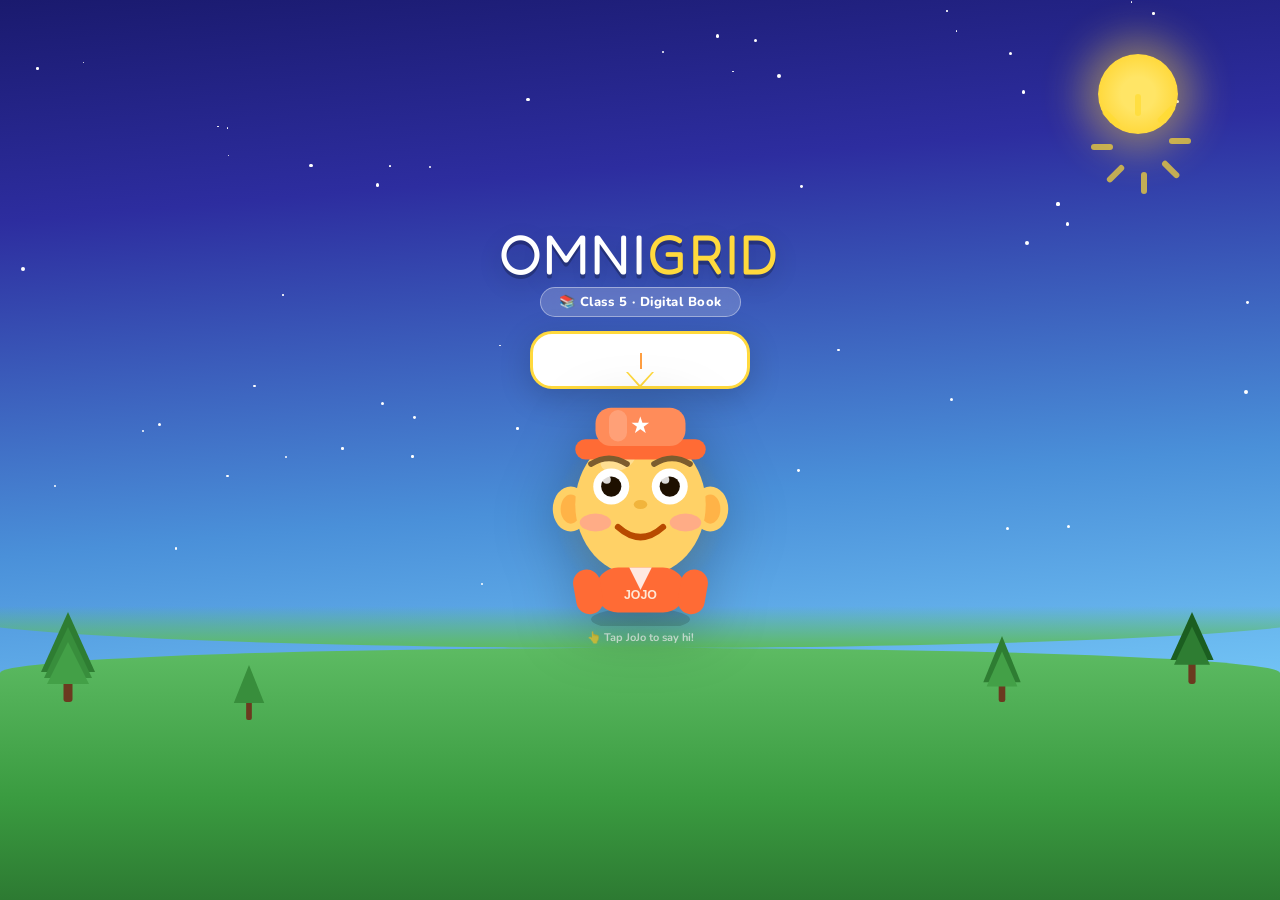
<file: omnigrid_class5_v2.html>
<!DOCTYPE html>
<html lang="en">
<head>
<meta charset="UTF-8">
<meta name="viewport" content="width=device-width, initial-scale=1.0, maximum-scale=1.0, user-scalable=no">
<title>OMNIGRID – Class 5</title>
<link rel="preconnect" href="https://fonts.googleapis.com">
<link href="https://fonts.googleapis.com/css2?family=Fredoka+One&family=Nunito:wght@400;600;700;800;900&display=swap" rel="stylesheet">
<style>
/* ═══════════════════════════════════════
   RESET & BASE
═══════════════════════════════════════ */
*, *::before, *::after { margin:0; padding:0; box-sizing:border-box; -webkit-tap-highlight-color:transparent; }

html { font-size:16px; scroll-behavior:smooth; }

body {
  font-family:'Nunito', sans-serif;
  background:#FFFBF2;
  min-height:100vh;
  min-height:100dvh;
  overflow-x:hidden;
  -webkit-font-smoothing:antialiased;
}

img, svg { display:block; max-width:100%; }

button { font-family:'Nunito', sans-serif; cursor:pointer; border:none; outline:none; }
button:focus-visible { outline:3px solid #FF9F43; outline-offset:2px; }

/* ═══════════════════════════════════════
   SCREENS
═══════════════════════════════════════ */
.screen { display:none; min-height:100vh; min-height:100dvh; width:100%; flex-direction:column; }
.screen.active { display:flex; }

/* ═══════════════════════════════════════
   ██ SCREEN 1 – WELCOME (REDESIGN)
   Theme: Illustrated adventure world
   Sky gradient, stars, floating clouds,
   bold split layout on desktop,
   stacked on mobile
═══════════════════════════════════════ */
#welcome {
  background: linear-gradient(175deg, #1A1A6E 0%, #2D2D9F 22%, #4A90D9 55%, #72C3F5 78%, #B8E8FF 100%);
  position: relative;
  overflow: hidden;
  align-items: center;
  justify-content: center;
  padding: 0;
}

/* Stars layer */
.star-field {
  position: absolute;
  inset: 0;
  pointer-events: none;
  z-index: 0;
}
.star-dot {
  position: absolute;
  border-radius: 50%;
  background: #fff;
  animation: twinkle var(--dur, 3s) ease-in-out infinite alternate;
  animation-delay: var(--del, 0s);
}
@keyframes twinkle {
  0%   { opacity: 0.15; transform: scale(0.8); }
  100% { opacity: 0.95; transform: scale(1.2); }
}

/* Ground strip */
.ground {
  position: absolute;
  bottom: 0; left: 0; right: 0;
  height: 28%;
  background: linear-gradient(180deg, #5DBB63 0%, #3A9B40 60%, #2D7A32 100%);
  border-radius: 60% 60% 0 0 / 30px 30px 0 0;
  z-index: 1;
}
.ground-hills {
  position: absolute;
  bottom: 100%; left: -5%; right: -5%;
  height: 70px;
  background: linear-gradient(180deg, transparent 40%, #5DBB63 100%);
  border-radius: 50%;
}

/* Clouds */
.cloud {
  position: absolute;
  background: rgba(255,255,255,0.88);
  border-radius: 50px;
  z-index: 2;
  pointer-events: none;
  animation: cloudDrift var(--spd, 18s) linear infinite;
}
.cloud::before, .cloud::after {
  content: '';
  position: absolute;
  background: rgba(255,255,255,0.88);
  border-radius: 50%;
}
@keyframes cloudDrift {
  0%   { transform: translateX(-120%); }
  100% { transform: translateX(120vw); }
}

/* Sun */
.sun {
  position: absolute;
  top: 6%; right: 8%;
  width: 80px; height: 80px;
  background: radial-gradient(circle, #FFE566 30%, #FFD93D 70%, #FFA500 100%);
  border-radius: 50%;
  box-shadow: 0 0 40px 15px rgba(255,217,61,0.45);
  animation: sunPulse 4s ease-in-out infinite;
  z-index: 2;
}
@keyframes sunPulse {
  0%,100% { box-shadow: 0 0 40px 15px rgba(255,217,61,0.45); }
  50%      { box-shadow: 0 0 60px 25px rgba(255,217,61,0.65); }
}
/* Sun rays */
.sun-ray {
  position: absolute;
  top: 50%; left: 50%;
  width: 6px; height: 22px;
  background: rgba(255,220,50,0.7);
  border-radius: 3px;
  transform-origin: 3px 50px;
  animation: sunRayRotate 8s linear infinite;
}
@keyframes sunRayRotate { to { transform: rotate(360deg); } }

/* Welcome inner layout */
.welcome-inner {
  position: relative;
  z-index: 10;
  display: flex;
  flex-direction: column;
  align-items: center;
  justify-content: center;
  width: 100%;
  min-height: 100vh;
  min-height: 100dvh;
  padding: 20px 16px 40px;
  gap: 0;
}

/* OMNIGRID brand at top */
.brand-top {
  display: flex;
  flex-direction: column;
  align-items: center;
  margin-bottom: 14px;
  animation: fadeDown 0.7s ease both;
}
@keyframes fadeDown {
  from { opacity:0; transform:translateY(-24px); }
  to   { opacity:1; transform:translateY(0); }
}
.brand-logo {
  font-family: 'Fredoka One', cursive;
  font-size: clamp(34px, 8vw, 56px);
  color: #fff;
  text-shadow: 0 4px 0 rgba(0,0,0,0.25), 0 8px 24px rgba(0,0,0,0.2);
  letter-spacing: 2px;
  line-height: 1;
}
.brand-logo span { color: #FFD93D; }
.brand-sub {
  background: rgba(255,255,255,0.2);
  backdrop-filter: blur(8px);
  border: 1.5px solid rgba(255,255,255,0.4);
  border-radius: 20px;
  padding: 5px 18px;
  font-size: 13px;
  font-weight: 800;
  color: #fff;
  margin-top: 6px;
  letter-spacing: 0.5px;
}

/* JoJo + bubble area */
.jojo-scene {
  position: relative;
  display: flex;
  flex-direction: column;
  align-items: center;
  gap: 0;
  margin-bottom: 10px;
}

/* Dialogue bubble (above JoJo) */
.dialogue-bubble {
  background: #fff;
  border: 3px solid #FFD93D;
  border-radius: 22px;
  padding: 14px 22px;
  max-width: min(300px, 85vw);
  min-width: 220px;
  min-height: 58px;
  display: flex;
  align-items: center;
  justify-content: center;
  box-shadow: 0 8px 32px rgba(0,0,0,0.18);
  position: relative;
  margin-bottom: 12px;
  animation: bubbleIn 0.5s cubic-bezier(.34,1.56,.64,1) 0.3s both;
}
@keyframes bubbleIn {
  from { opacity:0; transform:scale(0.7) translateY(-10px); }
  to   { opacity:1; transform:scale(1) translateY(0); }
}
.dialogue-bubble::after {
  content: '';
  position: absolute;
  bottom: -16px; left: 50%;
  transform: translateX(-50%);
  border: 14px solid transparent;
  border-top: 16px solid #FFD93D;
}
.dialogue-bubble::before {
  content: '';
  position: absolute;
  bottom: -11px; left: 50%;
  transform: translateX(-50%);
  border: 12px solid transparent;
  border-top: 13px solid #fff;
  z-index: 1;
}
#bubble-text {
  font-size: clamp(13px, 3.5vw, 16px);
  font-weight: 800;
  color: #1A1000;
  line-height: 1.5;
  text-align: center;
}
.cursor {
  display: inline-block;
  width: 2.5px; height: 16px;
  background: #FF9F43;
  margin-left: 2px;
  vertical-align: middle;
  animation: blink 0.75s infinite;
}
@keyframes blink { 0%,100%{opacity:1;} 50%{opacity:0;} }

/* JoJo wrapper */
.jojo-wrap {
  position: relative;
  cursor: pointer;
  animation: jojoFloat 3.2s ease-in-out infinite;
  user-select: none;
  -webkit-user-select: none;
}
@keyframes jojoFloat {
  0%,100% { transform: translateY(0) rotate(-1deg); }
  50%      { transform: translateY(-14px) rotate(1deg); }
}
.jojo-wrap.bounce {
  animation: jojoBounce 0.55s cubic-bezier(.36,.07,.19,.97) both;
}
@keyframes jojoBounce {
  0%   { transform: scale(1); }
  20%  { transform: scale(1.18, 0.82); }
  40%  { transform: scale(0.88, 1.14) translateY(-18px); }
  60%  { transform: scale(1.05, 0.96); }
  80%  { transform: scale(0.97, 1.03) translateY(-5px); }
  100% { transform: scale(1); }
}
.jojo-entrance {
  animation: jojoEntrance 0.85s cubic-bezier(.34,1.56,.64,1) both !important;
}
@keyframes jojoEntrance {
  0%   { transform: scale(0) translateY(60px) rotate(-15deg); opacity:0; }
  60%  { transform: scale(1.12) translateY(-8px) rotate(4deg); opacity:1; }
  80%  { transform: scale(0.96) translateY(3px) rotate(-1deg); }
  100% { transform: scale(1) translateY(0) rotate(0deg); opacity:1; }
}
.jojo-glow {
  position: absolute;
  top:50%; left:50%;
  transform: translate(-50%,-50%);
  width: 180px; height: 180px;
  border-radius: 50%;
  background: radial-gradient(circle, rgba(255,220,80,0.3) 0%, transparent 68%);
  animation: glowPulse 2.8s ease-in-out infinite;
  pointer-events: none;
}
@keyframes glowPulse {
  0%,100% { opacity:0.4; transform:translate(-50%,-50%) scale(1); }
  50%      { opacity:1;   transform:translate(-50%,-50%) scale(1.2); }
}

/* Tap hint */
.tap-hint {
  font-size: 11px;
  font-weight: 700;
  color: rgba(255,255,255,0.7);
  margin-top: 4px;
  animation: hintPulse 2s ease-in-out infinite;
}
@keyframes hintPulse {
  0%,100%{opacity:0.5;} 50%{opacity:1;}
}

/* CTA Button */
.enter-btn {
  display: none;
  margin-top: 16px;
  background: linear-gradient(135deg, #FF6B35 0%, #FF9F43 100%);
  color: #fff;
  border: none;
  border-radius: 50px;
  padding: clamp(13px,3vw,16px) clamp(32px,8vw,52px);
  font-family: 'Fredoka One', cursive;
  font-size: clamp(18px, 4.5vw, 22px);
  letter-spacing: 0.8px;
  box-shadow: 0 6px 0 #C04A00, 0 10px 28px rgba(255,107,53,0.45);
  transition: all 0.15s;
  animation: btnPop 0.5s cubic-bezier(.34,1.56,.64,1) both;
  position: relative;
  top: 0;
}
@keyframes btnPop {
  from { opacity:0; transform:scale(0.7); }
  to   { opacity:1; transform:scale(1); }
}
.enter-btn:hover  { transform:translateY(-3px); box-shadow:0 9px 0 #C04A00, 0 14px 32px rgba(255,107,53,0.5); }
.enter-btn:active { transform:translateY(3px);  box-shadow:0 3px 0 #C04A00, 0 5px 16px rgba(255,107,53,0.3); top:3px; }

/* Decorative trees on ground */
.tree {
  position: absolute;
  bottom: 0;
  z-index: 3;
  pointer-events: none;
}

/* Sparkles */
.sparkle-item {
  position: fixed;
  font-size: 20px;
  pointer-events: none;
  z-index: 999;
  animation: sparkleUp 1.1s ease-out forwards;
}
@keyframes sparkleUp {
  0%   { opacity:1; transform:translateY(0) scale(1) rotate(0deg); }
  100% { opacity:0; transform:translateY(-100px) scale(0.2) rotate(180deg); }
}

/* ═══════════════════════════════════════
   ██ SCREEN 2 – SUBJECTS
═══════════════════════════════════════ */
#subjects { background: #FFFBF2; overflow-y: auto; }

.subj-header {
  background: #fff;
  padding: 12px 16px;
  display: flex;
  align-items: center;
  justify-content: space-between;
  box-shadow: 0 2px 14px rgba(0,0,0,0.09);
  position: sticky;
  top: 0;
  z-index: 20;
}
.subj-logo {
  font-family: 'Fredoka One', cursive;
  font-size: clamp(22px, 5vw, 28px);
  background: linear-gradient(135deg, #FF6B35, #FF9F43, #FFD93D);
  -webkit-background-clip: text;
  -webkit-text-fill-color: transparent;
  background-clip: text;
}
.header-class {
  font-family: 'Fredoka One', cursive;
  font-size: 14px;
  color: #FF6B35;
}
.jojo-mini {
  cursor: pointer;
  animation: jojoFloat 3s ease-in-out infinite;
  flex-shrink: 0;
}
.jojo-mini:hover { transform: scale(1.12); }

.subj-hero {
  text-align: center;
  padding: clamp(16px, 4vw, 28px) 16px 8px;
}
.subj-hero h2 {
  font-family: 'Fredoka One', cursive;
  font-size: clamp(22px, 5.5vw, 30px);
  color: #FF6B35;
  margin-bottom: 4px;
}
.subj-hero p {
  font-size: clamp(13px, 3.2vw, 15px);
  color: #7A5C3A;
  font-weight: 700;
}

.subjects-grid {
  display: grid;
  grid-template-columns: repeat(3, 1fr);
  gap: clamp(12px, 3vw, 20px);
  padding: clamp(14px, 4vw, 22px) clamp(12px, 4vw, 28px) clamp(80px,18vw,100px);
  max-width: 820px;
  margin: 0 auto;
  width: 100%;
}

@media (max-width: 480px) {
  .subjects-grid {
    grid-template-columns: repeat(2, 1fr);
    gap: 12px;
    padding: 12px 12px 90px;
  }
}

.subj-card {
  border-radius: clamp(16px, 4vw, 24px);
  padding: clamp(18px, 4vw, 28px) 10px clamp(14px, 3.5vw, 22px);
  display: flex;
  flex-direction: column;
  align-items: center;
  gap: 8px;
  cursor: pointer;
  transition: transform 0.22s cubic-bezier(.4,0,.2,1), box-shadow 0.22s;
  box-shadow: 0 4px 18px rgba(0,0,0,0.12);
  position: relative;
  overflow: hidden;
  border: 3px solid rgba(255,255,255,0.5);
  animation: cardIn 0.5s ease both;
  -webkit-tap-highlight-color: transparent;
  touch-action: manipulation;
}
@keyframes cardIn {
  from { opacity:0; transform:translateY(28px) scale(0.9); }
  to   { opacity:1; transform:translateY(0) scale(1); }
}
.subj-card:hover  { transform:translateY(-6px) scale(1.04); box-shadow:0 14px 36px rgba(0,0,0,0.18); }
.subj-card:active { transform:scale(0.95); }
.card-shine {
  position: absolute;
  top: -30px; right: -30px;
  width: 80px; height: 80px;
  border-radius: 50%;
  background: rgba(255,255,255,0.3);
  pointer-events: none;
}
.subj-icon {
  font-size: clamp(36px, 8vw, 52px);
  filter: drop-shadow(0 3px 6px rgba(0,0,0,0.14));
  line-height: 1;
}
.subj-name {
  font-family: 'Fredoka One', cursive;
  font-size: clamp(14px, 3.5vw, 19px);
  text-align: center;
  line-height: 1.2;
}
.subj-chapters {
  font-size: clamp(10px, 2.5vw, 12px);
  font-weight: 800;
  background: rgba(0,0,0,0.12);
  border-radius: 10px;
  padding: 3px 10px;
}

/* Floating JoJo tip */
.jojo-float-msg {
  position: fixed;
  bottom: 18px; right: 16px;
  z-index: 50;
  display: none;
  flex-direction: column;
  align-items: flex-end;
  gap: 6px;
}
.jojo-float-bubble {
  background: #fff;
  border: 2.5px solid #FFD93D;
  border-radius: 14px;
  padding: 9px 14px;
  font-size: clamp(11px, 3vw, 13px);
  font-weight: 800;
  color: #2D1800;
  box-shadow: 0 4px 18px rgba(255,180,60,0.22);
  max-width: min(190px, 55vw);
  text-align: center;
  position: relative;
}
.jojo-float-bubble::after {
  content: '';
  position: absolute;
  bottom: -12px; right: 18px;
  border: 10px solid transparent;
  border-top: 12px solid #FFD93D;
}
.jojo-float-bubble::before {
  content: '';
  position: absolute;
  bottom: -8px; right: 20px;
  border: 8px solid transparent;
  border-top: 10px solid #fff;
  z-index: 1;
}

/* ═══════════════════════════════════════
   ██ SCREEN 3 – CHAPTER VIEW
═══════════════════════════════════════ */
#chapter-view { background: #FFFBF2; overflow-y: auto; }

.chap-header {
  padding: 12px 16px;
  display: flex;
  align-items: center;
  gap: 10px;
  position: sticky;
  top: 0;
  z-index: 20;
  box-shadow: 0 4px 18px rgba(0,0,0,0.14);
}
.back-btn {
  background: rgba(255,255,255,0.28);
  border-radius: 12px;
  padding: 8px 14px;
  font-family: 'Fredoka One', cursive;
  font-size: clamp(14px, 3.5vw, 16px);
  transition: background 0.18s;
  flex-shrink: 0;
}
.back-btn:hover { background: rgba(255,255,255,0.45); }
.chap-header-title {
  font-family: 'Fredoka One', cursive;
  font-size: clamp(18px, 4.5vw, 22px);
  flex: 1;
  white-space: nowrap;
  overflow: hidden;
  text-overflow: ellipsis;
}
.chap-header-icon { font-size: clamp(22px, 5vw, 28px); flex-shrink: 0; }

.chap-content {
  padding: clamp(16px, 4vw, 26px);
  max-width: 700px;
  margin: 0 auto;
  width: 100%;
}

.chap-welcome {
  background: #fff;
  border-radius: clamp(16px, 4vw, 22px);
  padding: clamp(14px, 3.5vw, 20px) clamp(14px, 4vw, 22px);
  margin-bottom: 18px;
  box-shadow: 0 4px 18px rgba(0,0,0,0.08);
  display: flex;
  align-items: center;
  gap: clamp(12px, 3vw, 18px);
  border-left: 6px solid #FFD93D;
}
.chap-welcome-text h3 {
  font-family: 'Fredoka One', cursive;
  font-size: clamp(15px, 4vw, 20px);
  margin-bottom: 3px;
}
.chap-welcome-text p {
  font-size: clamp(11px, 2.8vw, 13px);
  color: #7A5C3A;
  font-weight: 700;
}

.chap-list-title {
  font-family: 'Fredoka One', cursive;
  font-size: clamp(16px, 4vw, 20px);
  color: #444;
  margin-bottom: 12px;
}

.chap-item {
  background: #fff;
  border-radius: clamp(12px, 3vw, 16px);
  padding: clamp(12px, 3vw, 16px) clamp(14px, 3.5vw, 20px);
  margin-bottom: 10px;
  display: flex;
  align-items: center;
  gap: clamp(12px, 3vw, 16px);
  cursor: pointer;
  transition: transform 0.2s, box-shadow 0.2s, border-color 0.2s;
  box-shadow: 0 2px 10px rgba(0,0,0,0.06);
  border: 2.5px solid transparent;
  touch-action: manipulation;
}
.chap-item:hover  { transform:translateX(6px); box-shadow:0 6px 22px rgba(0,0,0,0.12); }
.chap-item:active { transform:scale(0.97); }
.chap-num {
  width: clamp(32px,8vw,40px);
  height: clamp(32px,8vw,40px);
  border-radius: clamp(8px,2vw,12px);
  display: flex;
  align-items: center;
  justify-content: center;
  font-family: 'Fredoka One', cursive;
  font-size: clamp(13px,3.5vw,16px);
  color: #fff;
  flex-shrink: 0;
}
.chap-info { flex: 1; min-width: 0; }
.chap-info h4 {
  font-size: clamp(13px, 3.2vw, 15px);
  font-weight: 800;
  color: #1E1E1E;
  margin-bottom: 2px;
  white-space: nowrap;
  overflow: hidden;
  text-overflow: ellipsis;
}
.chap-info span {
  font-size: clamp(10px, 2.5vw, 12px);
  color: #aaa;
  font-weight: 700;
}
.chap-arrow { font-size: 20px; color: #ddd; flex-shrink: 0; }
</style>
</head>
<body>

<!-- ════════════════════════════════════
     SCREEN 1 — WELCOME
════════════════════════════════════ -->
<div class="screen active" id="welcome">

  <!-- Star field (built by JS) -->
  <div class="star-field" id="star-field"></div>

  <!-- Sun -->
  <div class="sun">
    <div class="sun-ray" style="transform:rotate(0deg) translateX(-3px)"></div>
    <div class="sun-ray" style="transform:rotate(45deg) translateX(-3px)"></div>
    <div class="sun-ray" style="transform:rotate(90deg) translateX(-3px)"></div>
    <div class="sun-ray" style="transform:rotate(135deg) translateX(-3px)"></div>
    <div class="sun-ray" style="transform:rotate(180deg) translateX(-3px)"></div>
    <div class="sun-ray" style="transform:rotate(225deg) translateX(-3px)"></div>
    <div class="sun-ray" style="transform:rotate(270deg) translateX(-3px)"></div>
    <div class="sun-ray" style="transform:rotate(315deg) translateX(-3px)"></div>
  </div>

  <!-- Clouds (built by JS) -->
  <div id="cloud-layer"></div>

  <!-- Ground -->
  <div class="ground">
    <div class="ground-hills"></div>
  </div>

  <!-- Trees (SVG inline) -->
  <svg class="tree" style="left:3%;bottom:22%;width:clamp(36px,8vw,60px)" viewBox="0 0 40 60" fill="none">
    <rect x="17" y="38" width="6" height="22" rx="2" fill="#6B3A1F"/>
    <polygon points="20,0 38,40 2,40" fill="#2E7D32"/>
    <polygon points="20,10 36,44 4,44" fill="#388E3C"/>
    <polygon points="20,20 34,48 6,48" fill="#43A047"/>
  </svg>
  <svg class="tree" style="right:5%;bottom:24%;width:clamp(28px,6vw,48px)" viewBox="0 0 40 60" fill="none">
    <rect x="17" y="38" width="6" height="22" rx="2" fill="#6B3A1F"/>
    <polygon points="20,0 38,40 2,40" fill="#1B5E20"/>
    <polygon points="20,12 35,44 5,44" fill="#2E7D32"/>
  </svg>
  <svg class="tree" style="left:18%;bottom:20%;width:clamp(22px,5vw,38px)" viewBox="0 0 40 60" fill="none">
    <rect x="17" y="38" width="6" height="22" rx="2" fill="#6B3A1F"/>
    <polygon points="20,2 36,42 4,42" fill="#388E3C"/>
  </svg>
  <svg class="tree" style="right:20%;bottom:22%;width:clamp(26px,6vw,44px)" viewBox="0 0 40 60" fill="none">
    <rect x="17" y="38" width="6" height="22" rx="2" fill="#6B3A1F"/>
    <polygon points="20,0 37,42 3,42" fill="#2E7D32"/>
    <polygon points="20,14 34,46 6,46" fill="#43A047"/>
  </svg>

  <!-- Welcome content -->
  <div class="welcome-inner">

    <!-- Brand -->
    <div class="brand-top">
      <div class="brand-logo">OMNI<span>GRID</span></div>
      <div class="brand-sub">📚 Class 5 · Digital Book</div>
    </div>

    <!-- JoJo scene -->
    <div class="jojo-scene">
      <!-- Bubble above JoJo -->
      <div class="dialogue-bubble">
        <div id="bubble-text"><span class="cursor"></span></div>
      </div>

      <!-- JoJo -->
      <div class="jojo-wrap jojo-entrance" id="jojo-welcome" onclick="pokeJoJo()">
        <div class="jojo-glow"></div>
        <svg id="welcome-svg" viewBox="0 0 80 100"
             width="clamp(140px,35vw,185px)" height="clamp(170px,43vw,225px)"
             style="width:clamp(140px,35vw,185px);height:auto;filter:drop-shadow(0 12px 30px rgba(0,0,0,0.28))">
          <ellipse cx="40" cy="97" rx="22" ry="5" fill="rgba(0,0,0,0.15)"/>
          <!-- Ears -->
          <ellipse cx="9"  cy="48" rx="8" ry="10" fill="#FFD166"/>
          <ellipse cx="9"  cy="48" rx="4.5" ry="6.5" fill="#FFB347"/>
          <ellipse cx="71" cy="48" rx="8" ry="10" fill="#FFD166"/>
          <ellipse cx="71" cy="48" rx="4.5" ry="6.5" fill="#FFB347"/>
          <!-- Head -->
          <ellipse cx="40" cy="46" rx="29" ry="32" fill="#FFD166"/>
          <ellipse cx="30" cy="26" rx="8" ry="5" fill="rgba(255,255,255,0.28)" transform="rotate(-20,30,26)"/>
          <!-- Hat brim -->
          <rect x="11" y="17" width="58" height="9" rx="4.5" fill="#FF6B35"/>
          <!-- Hat top -->
          <rect x="20" y="3"  width="40" height="17" rx="7" fill="#FF8C5A"/>
          <rect x="26" y="4"  width="8"  height="14" rx="4" fill="rgba(255,255,255,0.18)"/>
          <text x="40" y="14" font-size="10" fill="#fff" text-anchor="middle" font-family="Arial">★</text>
          <!-- Shirt -->
          <rect x="20" y="74" width="40" height="20" rx="10" fill="#FF6B35"/>
          <polygon points="35,74 45,74 40,84" fill="white" opacity="0.85"/>
          <text x="40" y="88" font-size="5.5" fill="#ffe8d6" text-anchor="middle" font-family="Arial" font-weight="bold">JOJO</text>
          <!-- Arms -->
          <rect x="9"  y="75" width="12" height="20" rx="6" fill="#FF6B35" transform="rotate(-10,15,75)"/>
          <rect x="59" y="75" width="12" height="20" rx="6" fill="#FF6B35" transform="rotate(10,65,75)"/>
          <!-- Blush -->
          <ellipse id="wbl" cx="20" cy="54" rx="7" ry="4" fill="#FF9999" opacity="0.65"/>
          <ellipse id="wbr" cx="60" cy="54" rx="7" ry="4" fill="#FF9999" opacity="0.65"/>
          <!-- Eyebrows -->
          <path id="webl" d="M18,28 Q26,23 34,28" stroke="#7c5c2e" stroke-width="2.5" fill="none" stroke-linecap="round"/>
          <path id="webr" d="M46,28 Q54,23 62,28" stroke="#7c5c2e" stroke-width="2.5" fill="none" stroke-linecap="round"/>
          <!-- Eye whites -->
          <ellipse cx="27" cy="38" rx="8" ry="8" fill="white"/>
          <ellipse cx="53" cy="38" rx="8" ry="8" fill="white"/>
          <!-- Pupils -->
          <circle id="wpl" cx="27" cy="38" r="4.5" fill="#1E1000"/>
          <circle id="wpr" cx="53" cy="38" r="4.5" fill="#1E1000"/>
          <!-- Eye shine -->
          <circle cx="25" cy="35" r="1.8" fill="white" opacity="0.85"/>
          <circle cx="51" cy="35" r="1.8" fill="white" opacity="0.85"/>
          <!-- Wink line (hidden) -->
          <path id="wwink" d="M46,36 Q53,42 60,36" stroke="#1E1000" stroke-width="2.5" fill="none" stroke-linecap="round" opacity="0"/>
          <!-- Nose -->
          <ellipse cx="40" cy="46" rx="3" ry="2" fill="#e8a020" opacity="0.6"/>
          <!-- Mouth -->
          <path id="wmouth" d="M30,56 Q40,65 50,56" stroke="#B84A00" stroke-width="2.8" fill="none" stroke-linecap="round"/>
        </svg>
      </div>
      <div class="tap-hint">👆 Tap JoJo to say hi!</div>
    </div>

    <!-- CTA -->
    <button class="enter-btn" id="enter-btn" onclick="goToSubjects()">
      Let's Go! 🚀
    </button>

  </div>
</div>

<!-- ════════════════════════════════════
     SCREEN 2 — SUBJECTS
════════════════════════════════════ -->
<div class="screen" id="subjects">
  <div class="subj-header">
    <div class="subj-logo">OMNIGRID</div>
    <div class="header-class">Class 5 📚</div>
    <div class="jojo-mini" onclick="miniJoJoClick()" title="Ask JoJo">
      <svg viewBox="0 0 80 100" width="44" height="52">
        <ellipse cx="9"  cy="48" rx="7" ry="9" fill="#FFD166"/>
        <ellipse cx="71" cy="48" rx="7" ry="9" fill="#FFD166"/>
        <ellipse cx="40" cy="46" rx="28" ry="30" fill="#FFD166"/>
        <rect x="12" y="18" width="56" height="8" rx="4" fill="#FF6B35"/>
        <rect x="22" y="5"  width="36" height="16" rx="6" fill="#FF8C5A"/>
        <text x="40" y="16" font-size="9" fill="#fff" text-anchor="middle">★</text>
        <ellipse cx="27" cy="38" rx="7" ry="7" fill="white"/>
        <ellipse cx="53" cy="38" rx="7" ry="7" fill="white"/>
        <circle cx="27" cy="38" r="4" fill="#1E1000"/>
        <circle cx="53" cy="38" r="4" fill="#1E1000"/>
        <circle cx="25" cy="35" r="1.5" fill="white"/>
        <circle cx="51" cy="35" r="1.5" fill="white"/>
        <ellipse cx="20" cy="53" rx="6" ry="3.5" fill="#FF9999" opacity="0.65"/>
        <ellipse cx="60" cy="53" rx="6" ry="3.5" fill="#FF9999" opacity="0.65"/>
        <path d="M30,56 Q40,64 50,56" stroke="#B84A00" stroke-width="2.5" fill="none" stroke-linecap="round"/>
        <rect x="22" y="74" width="36" height="18" rx="9" fill="#FF6B35"/>
      </svg>
    </div>
  </div>

  <div class="subj-hero">
    <h2>What do you want to learn? 🎯</h2>
    <p>Pick a subject and start your adventure!</p>
  </div>

  <div class="subjects-grid">
    <div class="subj-card" style="background:linear-gradient(145deg,#FFD93D,#F4C200);animation-delay:0.05s" onclick="openSubject('maths')">
      <div class="card-shine"></div>
      <div class="subj-icon">🔢</div>
      <div class="subj-name" style="color:#5A2800;">Mathematics</div>
      <div class="subj-chapters" style="color:#5A2800;">14 Chapters</div>
    </div>
    <div class="subj-card" style="background:linear-gradient(145deg,#06D6A0,#00B884);animation-delay:0.10s" onclick="openSubject('science')">
      <div class="card-shine"></div>
      <div class="subj-icon">🔬</div>
      <div class="subj-name" style="color:#002A1E;">Science</div>
      <div class="subj-chapters" style="color:#002A1E;">15 Chapters</div>
    </div>
    <div class="subj-card" style="background:linear-gradient(145deg,#4CC9F0,#1AAFDC);animation-delay:0.15s" onclick="openSubject('english')">
      <div class="card-shine"></div>
      <div class="subj-icon">📖</div>
      <div class="subj-name" style="color:#002233;">English</div>
      <div class="subj-chapters" style="color:#002233;">10 Chapters</div>
    </div>
    <div class="subj-card" style="background:linear-gradient(145deg,#56CFE1,#2EB8CC);animation-delay:0.20s" onclick="openSubject('evs')">
      <div class="card-shine"></div>
      <div class="subj-icon">🌿</div>
      <div class="subj-name" style="color:#00303A;">EVS</div>
      <div class="subj-chapters" style="color:#00303A;">22 Chapters</div>
    </div>
    <div class="subj-card" style="background:linear-gradient(145deg,#FF9F43,#E07B00);animation-delay:0.25s" onclick="openSubject('hindi')">
      <div class="card-shine"></div>
      <div class="subj-icon">🪔</div>
      <div class="subj-name" style="color:#2D0F00;">Hindi</div>
      <div class="subj-chapters" style="color:#2D0F00;">18 Chapters</div>
    </div>
    <div class="subj-card" style="background:linear-gradient(145deg,#C77DFF,#A855F7);animation-delay:0.30s" onclick="openSubject('sst')">
      <div class="card-shine"></div>
      <div class="subj-icon">🌍</div>
      <div class="subj-name" style="color:#1A0030;">Social Studies</div>
      <div class="subj-chapters" style="color:#1A0030;">20 Chapters</div>
    </div>
  </div>

  <!-- Floating JoJo -->
  <div class="jojo-float-msg" id="float-jojo">
    <div class="jojo-float-bubble" id="float-bubble">Click any subject to begin! 😊</div>
    <div class="jojo-mini" onclick="miniJoJoClick()">
      <svg viewBox="0 0 80 100" width="50" height="60">
        <ellipse cx="9"  cy="48" rx="7" ry="9" fill="#FFD166"/>
        <ellipse cx="71" cy="48" rx="7" ry="9" fill="#FFD166"/>
        <ellipse cx="40" cy="46" rx="28" ry="30" fill="#FFD166"/>
        <rect x="12" y="18" width="56" height="8" rx="4" fill="#FF6B35"/>
        <rect x="22" y="5"  width="36" height="16" rx="6" fill="#FF8C5A"/>
        <text x="40" y="16" font-size="9" fill="#fff" text-anchor="middle">★</text>
        <ellipse cx="27" cy="38" rx="7" ry="7" fill="white"/>
        <ellipse cx="53" cy="38" rx="7" ry="7" fill="white"/>
        <circle cx="27" cy="38" r="4" fill="#1E1000"/>
        <circle cx="53" cy="38" r="4" fill="#1E1000"/>
        <circle cx="25" cy="35" r="1.5" fill="white"/>
        <circle cx="51" cy="35" r="1.5" fill="white"/>
        <ellipse cx="20" cy="53" rx="6" ry="3.5" fill="#FF9999" opacity="0.65"/>
        <ellipse cx="60" cy="53" rx="6" ry="3.5" fill="#FF9999" opacity="0.65"/>
        <path d="M30,56 Q40,64 50,56" stroke="#B84A00" stroke-width="2.5" fill="none" stroke-linecap="round"/>
        <rect x="22" y="74" width="36" height="18" rx="9" fill="#FF6B35"/>
      </svg>
    </div>
  </div>
</div>

<!-- ════════════════════════════════════
     SCREEN 3 — CHAPTER VIEW
════════════════════════════════════ -->
<div class="screen" id="chapter-view">
  <div class="chap-header" id="chap-header">
    <button class="back-btn" id="chap-back-btn" onclick="goBack()">← Back</button>
    <div class="chap-header-title" id="chap-title">Mathematics</div>
    <div class="chap-header-icon" id="chap-icon">🔢</div>
  </div>
  <div class="chap-content">
    <div class="chap-welcome" id="chap-welcome-bar">
      <svg viewBox="0 0 80 100" width="52" height="64" style="flex-shrink:0">
        <ellipse cx="9"  cy="48" rx="7" ry="9" fill="#FFD166"/>
        <ellipse cx="71" cy="48" rx="7" ry="9" fill="#FFD166"/>
        <ellipse cx="40" cy="46" rx="28" ry="30" fill="#FFD166"/>
        <rect x="12" y="18" width="56" height="8" rx="4" fill="#FF6B35"/>
        <rect x="22" y="5"  width="36" height="16" rx="6" fill="#FF8C5A"/>
        <text x="40" y="16" font-size="9" fill="#fff" text-anchor="middle">★</text>
        <ellipse cx="27" cy="38" rx="7" ry="7" fill="white"/>
        <ellipse cx="53" cy="38" rx="7" ry="7" fill="white"/>
        <circle cx="27" cy="38" r="4" fill="#1E1000"/>
        <circle cx="53" cy="38" r="4" fill="#1E1000"/>
        <circle cx="25" cy="35" r="1.5" fill="white"/>
        <circle cx="51" cy="35" r="1.5" fill="white"/>
        <ellipse cx="20" cy="53" rx="6" ry="3.5" fill="#FF9999" opacity="0.65"/>
        <ellipse cx="60" cy="53" rx="6" ry="3.5" fill="#FF9999" opacity="0.65"/>
        <path d="M30,56 Q40,64 50,56" stroke="#B84A00" stroke-width="2.5" fill="none" stroke-linecap="round"/>
        <rect x="22" y="74" width="36" height="18" rx="9" fill="#FF6B35"/>
      </svg>
      <div class="chap-welcome-text">
        <h3 id="chap-jojo-msg">Let's learn Maths! 🔢</h3>
        <p id="chap-jojo-sub">Pick a chapter and let's begin your adventure!</p>
      </div>
    </div>
    <div class="chap-list-title" id="chap-list-title">📋 Chapters</div>
    <div id="chap-list"></div>
  </div>
</div>

<script>
/* ══ Build stars ══════════════════════════════ */
(function(){
  const sf = document.getElementById('star-field');
  for(let i=0;i<55;i++){
    const s = document.createElement('div');
    s.className = 'star-dot';
    const sz = Math.random()*3+1;
    s.style.cssText = `
      width:${sz}px;height:${sz}px;
      left:${Math.random()*100}%;
      top:${Math.random()*65}%;
      --dur:${2+Math.random()*4}s;
      --del:${Math.random()*4}s;
    `;
    sf.appendChild(s);
  }
})();

/* ══ Build clouds ═════════════════════════════ */
(function(){
  const cl = document.getElementById('cloud-layer');
  const clouds = [
    {w:120,h:38,top:'12%',spd:'22s',del:'0s',op:0.82},
    {w:90, h:28,top:'20%',spd:'30s',del:'8s', op:0.70},
    {w:150,h:44,top:'8%', spd:'18s',del:'14s',op:0.88},
    {w:80, h:25,top:'28%',spd:'26s',del:'5s', op:0.65},
    {w:110,h:34,top:'16%',spd:'34s',del:'20s',op:0.75},
  ];
  clouds.forEach(c=>{
    const d = document.createElement('div');
    d.className = 'cloud';
    d.style.cssText = `
      width:${c.w}px;height:${c.h}px;
      top:${c.top};left:-160px;
      opacity:${c.op};
      --spd:${c.spd};
      animation-delay:${c.del};
    `;
    d.style.setProperty('--spd',c.spd);
    d.style.animation = `cloudDrift ${c.spd} linear ${c.del} infinite`;
    // Puff bumps
    d.style.borderRadius = '50px';
    const b1 = document.createElement('div');
    b1.style.cssText=`width:${c.w*0.45}px;height:${c.h*1.3}px;top:-${c.h*0.35}px;left:${c.w*0.18}px;border-radius:50%;position:absolute;background:inherit`;
    d.style.background='rgba(255,255,255,0.88)';
    b1.style.background='rgba(255,255,255,0.88)';
    const b2 = document.createElement('div');
    b2.style.cssText=`width:${c.w*0.35}px;height:${c.h*1.1}px;top:-${c.h*0.25}px;left:${c.w*0.5}px;border-radius:50%;position:absolute;background:rgba(255,255,255,0.88)`;
    d.appendChild(b1); d.appendChild(b2);
    cl.appendChild(d);
  });
})();

/* ══ Subject data ═════════════════════════════ */
const subjects = {
  maths:{
    name:"Mathematics",icon:"🔢",
    headerBg:"linear-gradient(135deg,#FFD93D,#F4A800)",
    headerTxt:"#4A2000",
    numBg:"linear-gradient(135deg,#FF9F43,#E07B00)",
    borderCol:"#FFD93D",
    jojoMsg:"Let's crush some Maths today! 🔢💪",
    jojoSub:"Numbers, shapes & patterns — all fun!",
    chapters:["The Fish Tale","Shapes and Angles","How Many Squares?","Parts and Wholes","Does it Look the Same?","Be My Multiple","Can You See the Pattern?","Mapping Your Way","Boxes and Sketches","Tenths and Hundredths","Area and its Boundary","Smart Charts","Ways to Multiply and Divide","How Big? How Heavy?"]
  },
  science:{
    name:"Science",icon:"🔬",
    headerBg:"linear-gradient(135deg,#06D6A0,#009E6E)",
    headerTxt:"#001F16",
    numBg:"linear-gradient(135deg,#06D6A0,#009E6E)",
    borderCol:"#06D6A0",
    jojoMsg:"Science is everywhere! Let's explore! 🔬🌱",
    jojoSub:"Discover the world around you!",
    chapters:["Super Senses","A Snake Charmer's Story","From Tasting to Digesting","Mangoes Round the Year","Seeds and Seeds","Every Drop Counts","Experiment with Water","A Treat for Mosquitoes","Up You Go!","Walls Tell Stories","Sunita in Space","What if it Finishes?","A Shelter So High!","When the Earth Shook!","Blow Hot Blow Cold"]
  },
  english:{
    name:"English",icon:"📖",
    headerBg:"linear-gradient(135deg,#4CC9F0,#0095C2)",
    headerTxt:"#001826",
    numBg:"linear-gradient(135deg,#4CC9F0,#0095C2)",
    borderCol:"#4CC9F0",
    jojoMsg:"Words are magical! Let's read! 📖✨",
    jojoSub:"Stories, poems & fun with language!",
    chapters:["Ice Cream Man","Wonderful Waste!","Teamwork","Flying Together","My Shadow","Robinson Crusoe","The Talkative Barber","Gulliver's Travels","Nobody's Friend","Who Will be Ningthou?"]
  },
  evs:{
    name:"EVS",icon:"🌿",
    headerBg:"linear-gradient(135deg,#56CFE1,#189AAD)",
    headerTxt:"#00212A",
    numBg:"linear-gradient(135deg,#56CFE1,#189AAD)",
    borderCol:"#56CFE1",
    jojoMsg:"Let's take care of our planet! 🌿🌍",
    jojoSub:"Animals, plants, water & our world!",
    chapters:["Super Senses","A Snake Charmer's Story","From Tasting to Digesting","Mangoes Round the Year","Seeds and Seeds","Every Drop Counts","Experiment with Water","A Treat for Mosquitoes","Up You Go!","Walls Tell Stories","Sunita in Space","What if it Finishes?","A Shelter So High!","When the Earth Shook!","Blow Hot Blow Cold","Who Will Do This Work?","Across the Wall","No Place for Us?","A Seed Tells a Farmer's Story","Whose Forests?","Like Father Like Daughter","On the Move Again"]
  },
  hindi:{
    name:"Hindi",icon:"🪔",
    headerBg:"linear-gradient(135deg,#FF9F43,#C05E00)",
    headerTxt:"#1A0800",
    numBg:"linear-gradient(135deg,#FF9F43,#C05E00)",
    borderCol:"#FF9F43",
    jojoMsg:"हिन्दी सीखना बड़ा मज़ेदार है! 🪔",
    jojoSub:"कहानियाँ, कविताएँ और बहुत कुछ!",
    chapters:["राख की रस्सी","फ़सलों के त्योहार","खिलौनेवाला","नन्हा फ़नकार","जहाँ चाह वहाँ राह","चिट्ठी का सफ़र","डाकिए की कहानी, कँवरसिंह की ज़ुबानी","वे दिन भी क्या दिन थे","एक माँ की बेबसी","जो देखकर भी नहीं देखते","चावल की रोटियाँ","गुरु और चेला","स्वामी की दादी","बाघ आया उस रात","बिशन की दिलेरी","पानी रे पानी","छोटी-सी हमारी नदी","चुनौती हिमालय की"]
  },
  sst:{
    name:"Social Studies",icon:"🌍",
    headerBg:"linear-gradient(135deg,#C77DFF,#8B2FE0)",
    headerTxt:"#10001E",
    numBg:"linear-gradient(135deg,#C77DFF,#8B2FE0)",
    borderCol:"#C77DFF",
    jojoMsg:"Let's explore our world together! 🌍🗺️",
    jojoSub:"History, geography & our community!",
    chapters:["The Earth in the Solar System","Globe: Latitudes and Longitudes","Motions of the Earth","Maps","Major Domains of the Earth","Major Landforms of the Earth","Our Country India","India: Climate, Vegetation and Wildlife","What, Where, How and When?","From Hunting-Gathering to Growing Food","In the Earliest Cities","What Books and Burials Tell Us","Kingdoms, Kings and an Early Republic","New Questions and Ideas","Ashoka, The Emperor Who Gave Up War","Vital Villages, Thriving Towns","Traders, Kings and Pilgrims","New Empires and Kingdoms","Buildings, Paintings and Books","Understanding Diversity"]
  }
};

/* ══ Typing ═══════════════════════════════════ */
const messages = [
  { txt:"Hi Champ! 👋 Welcome to OMNIGRID!", delay:68 },
  { txt:"I'm JoJo, your study buddy! 🎓",   delay:68 },
  { txt:"What would you like to learn today? 😊", delay:62 }
];
let mIdx=0, cIdx=0, going=true;

function typeNext(){
  const el = document.getElementById('bubble-text');
  if(!el) return;
  if(mIdx >= messages.length){
    el.innerHTML = messages[messages.length-1].txt + '<span class="cursor"></span>';
    document.getElementById('enter-btn').style.display = 'inline-block';
    return;
  }
  const {txt, delay} = messages[mIdx];
  if(going){
    if(cIdx <= txt.length){
      el.innerHTML = txt.slice(0,cIdx) + '<span class="cursor"></span>';
      cIdx++;
      setTimeout(typeNext, delay);
    } else {
      going = false;
      setTimeout(typeNext, mIdx < messages.length-1 ? 1500 : 700);
    }
  } else {
    mIdx++; cIdx=0; going=true;
    if(mIdx < messages.length) setTimeout(typeNext, 380);
    else {
      el.innerHTML = messages[messages.length-1].txt + '<span class="cursor"></span>';
      document.getElementById('enter-btn').style.display = 'inline-block';
    }
  }
}

/* ══ JoJo interactions ════════════════════════ */
function pokeJoJo(){
  const wrap = document.getElementById('jojo-welcome');
  const svg  = document.getElementById('welcome-svg');
  // Bounce
  wrap.classList.remove('bounce');
  void wrap.offsetWidth;
  wrap.classList.add('bounce');
  wrap.addEventListener('animationend', ()=>{
    wrap.classList.remove('bounce');
    wrap.style.animation = 'jojoFloat 3.2s ease-in-out infinite';
  },{once:true});
  // Wink
  svg.getElementById('wpr').style.opacity='0';
  svg.getElementById('wwink').style.opacity='1';
  svg.getElementById('wmouth').setAttribute('d','M30,56 Q40,66 50,56');
  spawnSparkles();
  setTimeout(()=>{
    svg.getElementById('wpr').style.opacity='1';
    svg.getElementById('wwink').style.opacity='0';
    svg.getElementById('wmouth').setAttribute('d','M30,56 Q40,65 50,56');
  },950);
}

function spawnSparkles(){
  ['✨','⭐','🌟','💫','🎉','🎊'].forEach((em,i)=>{
    const el = document.createElement('div');
    el.className = 'sparkle-item';
    el.textContent = em;
    el.style.left  = (18 + Math.random()*64) + '%';
    el.style.top   = (10 + Math.random()*50) + '%';
    el.style.animationDelay = (i*0.09) + 's';
    document.body.appendChild(el);
    setTimeout(()=>el.remove(), 1300);
  });
}

/* ══ Navigation ═══════════════════════════════ */
function goToSubjects(){
  showScreen('subjects');
  setTimeout(()=>{
    const fj = document.getElementById('float-jojo');
    fj.style.display = 'flex';
  }, 500);
}

function openSubject(key){
  const s = subjects[key];
  if(!s) return;
  const hdr = document.getElementById('chap-header');
  hdr.style.background = s.headerBg;
  hdr.style.color = s.headerTxt;
  document.getElementById('chap-back-btn').style.color = s.headerTxt;
  document.getElementById('chap-title').textContent = s.name;
  document.getElementById('chap-title').style.color = s.headerTxt;
  document.getElementById('chap-icon').textContent = s.icon;
  document.getElementById('chap-jojo-msg').textContent = s.jojoMsg;
  document.getElementById('chap-jojo-msg').style.color = '#1E1E1E';
  document.getElementById('chap-jojo-sub').textContent = s.jojoSub;
  document.getElementById('chap-welcome-bar').style.borderLeftColor = s.borderCol;
  document.getElementById('chap-list-title').textContent = '📋 ' + s.name + ' Chapters';

  const list = document.getElementById('chap-list');
  list.innerHTML = '';
  s.chapters.forEach((ch,i)=>{
    const div = document.createElement('div');
    div.className = 'chap-item';
    div.innerHTML = `
      <div class="chap-num" style="background:${s.numBg}">${i+1}</div>
      <div class="chap-info">
        <h4>${ch}</h4>
        <span>Chapter ${i+1} · Tap to open</span>
      </div>
      <div class="chap-arrow">›</div>`;
    div.style.animation = `cardIn 0.4s ease ${i*0.04}s both`;
    div.onmouseover = ()=> div.style.borderColor = s.borderCol+'66';
    div.onmouseout  = ()=> div.style.borderColor = 'transparent';
    div.onclick = ()=>{
      spawnSparkles();
      setTimeout(()=>alert(`📖 Opening "${ch}" from ${s.name}!\n\n(Lesson content coming soon!)`), 200);
    };
    list.appendChild(div);
  });
  showScreen('chapter-view');
  document.getElementById('chapter-view').scrollTop = 0;
}

function goBack(){ showScreen('subjects'); }

function showScreen(id){
  document.querySelectorAll('.screen').forEach(s=>s.classList.remove('active'));
  document.getElementById(id).classList.add('active');
  window.scrollTo(0,0);
}

/* ══ Float tips ═══════════════════════════════ */
const floatTips = [
  "Click any subject to start! 😊",
  "Maths has 14 fun chapters! 🔢",
  "Science = Super experiments! 🔬",
  "Hindi stories are amazing! 🪔",
  "You can do it, Champ! ⭐",
  "EVS = Love our nature! 🌿",
  "SST = World explorer! 🌍",
];
let fIdx=0;
function miniJoJoClick(){
  document.getElementById('float-bubble').textContent = floatTips[fIdx++ % floatTips.length];
}

/* ══ Init ═════════════════════════════════════ */
window.addEventListener('load', ()=>{
  // After entrance anim, switch to float
  setTimeout(()=>{
    const jw = document.getElementById('jojo-welcome');
    jw.classList.remove('jojo-entrance');
    jw.style.animation = 'jojoFloat 3.2s ease-in-out infinite';
  }, 900);
  setTimeout(typeNext, 1000);
  setInterval(()=>{
    if(document.getElementById('float-jojo').style.display !== 'none') miniJoJoClick();
  }, 5500);
});
</script>
</body>
</html>
</file>
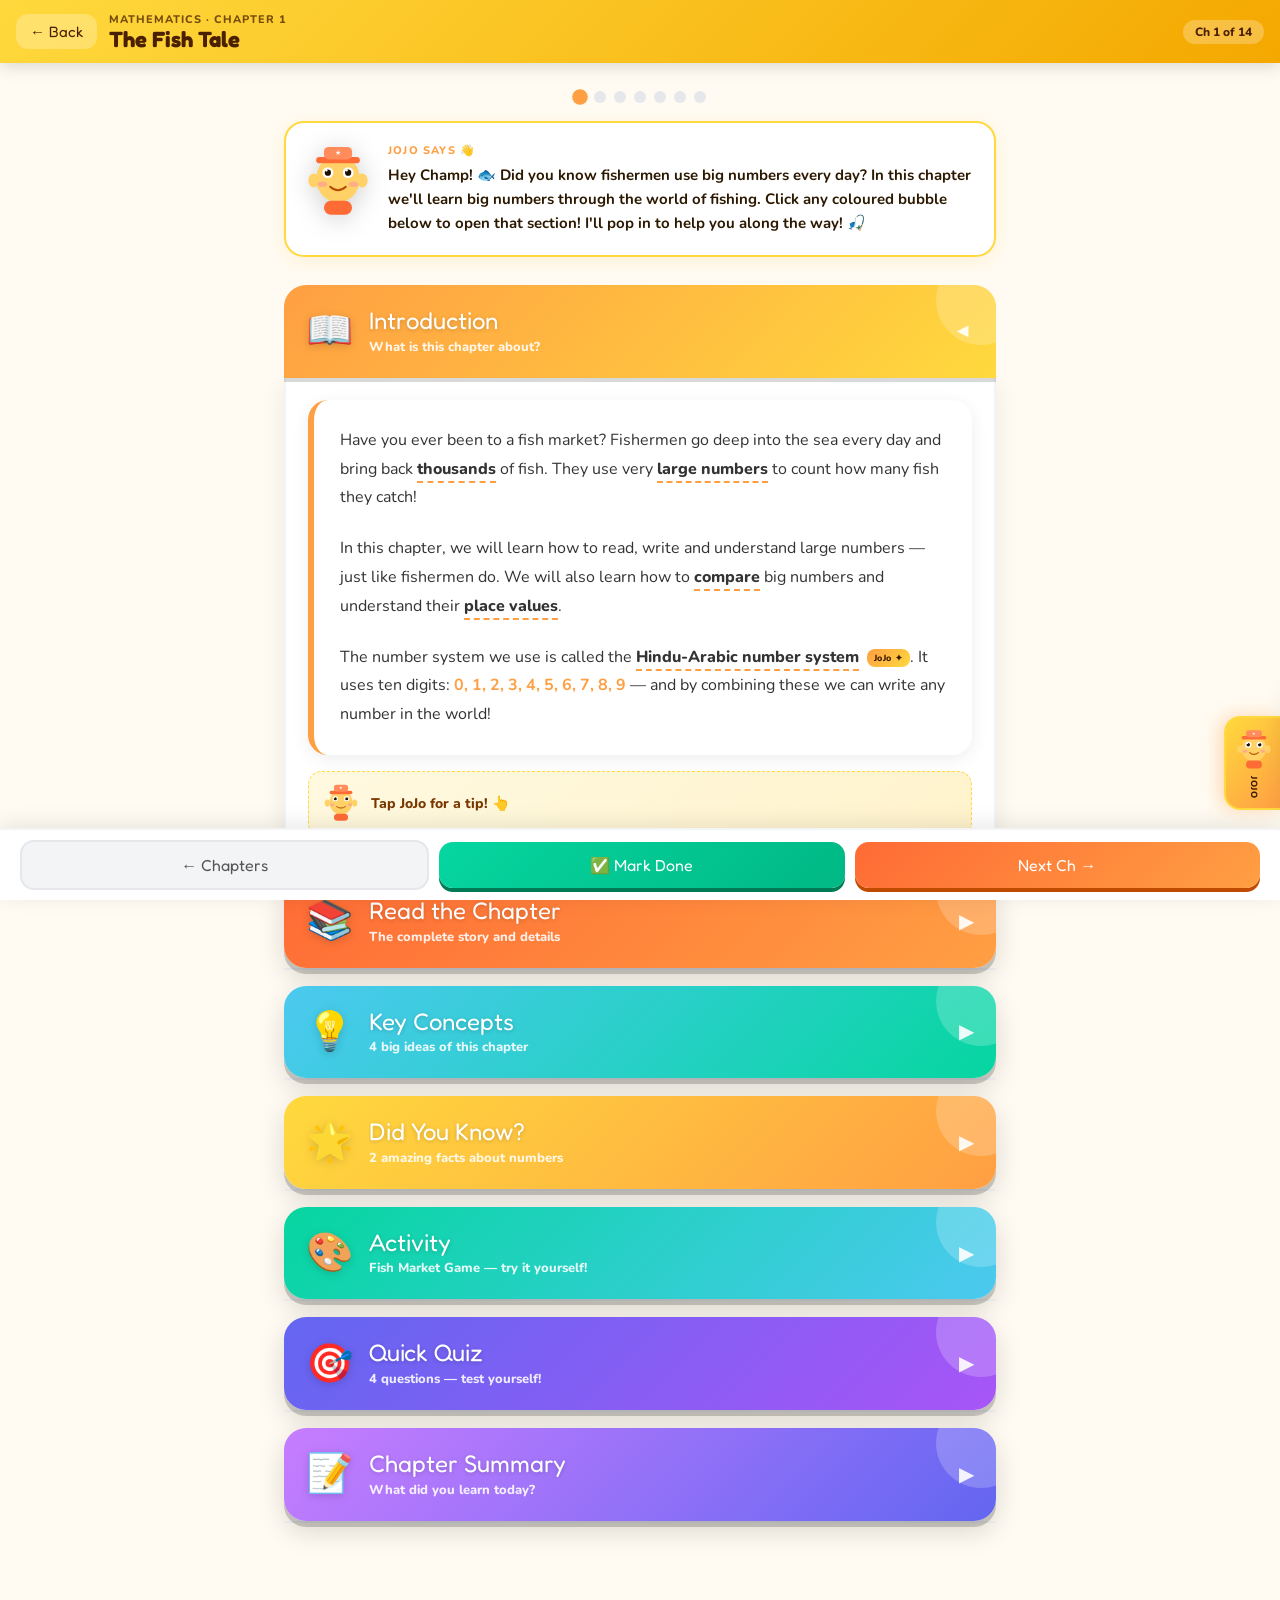
<file: maths/ch1.html>
<!DOCTYPE html>
<html lang="en">
<head>
<meta charset="UTF-8">
<meta name="viewport" content="width=device-width, initial-scale=1.0, maximum-scale=1.0">
<title>The Fish Tale – Maths Ch.1 | OMNIGRID</title>
<link rel="preconnect" href="https://fonts.googleapis.com">
<link href="https://fonts.googleapis.com/css2?family=Fredoka+One&family=Nunito:wght@400;600;700;800;900&display=swap" rel="stylesheet">
<style>
/* ═══════════════════════ BASE ═══════════════════════ */
*,*::before,*::after{margin:0;padding:0;box-sizing:border-box;-webkit-tap-highlight-color:transparent}
html{scroll-behavior:smooth}
body{font-family:'Nunito',sans-serif;background:#FFFBF2;color:#1E1E1E;-webkit-font-smoothing:antialiased;overflow-x:hidden}
img,svg{display:block;max-width:100%}
button{font-family:'Nunito',sans-serif;cursor:pointer;border:none;outline:none}
button:focus-visible{outline:3px solid #FF9F43;outline-offset:2px}

/* ═══════════════════════ HEADER ═════════════════════ */
.ch-header{position:sticky;top:0;z-index:100;padding:12px 16px;display:flex;align-items:center;gap:12px;box-shadow:0 3px 16px rgba(0,0,0,0.15)}
.ch-back{background:rgba(255,255,255,0.25);border:none;border-radius:12px;padding:8px 14px;font-family:'Fredoka One',cursive;font-size:clamp(13px,3.5vw,15px);cursor:pointer;transition:background 0.18s;text-decoration:none;display:inline-block}
.ch-back:hover{background:rgba(255,255,255,0.42)}
.ch-header-info{flex:1;min-width:0}
.ch-header-info .subject-name{font-size:11px;font-weight:800;opacity:0.75;text-transform:uppercase;letter-spacing:1px}
.ch-header-info h1{font-family:'Fredoka One',cursive;font-size:clamp(16px,4.5vw,22px);line-height:1.1;white-space:nowrap;overflow:hidden;text-overflow:ellipsis}
.ch-progress-pill{background:rgba(255,255,255,0.25);border-radius:20px;padding:4px 12px;font-size:12px;font-weight:800;white-space:nowrap;flex-shrink:0}

/* ═══════════════════════ BODY ═══════════════════════ */
.ch-body{max-width:760px;margin:0 auto;padding:clamp(16px,4vw,28px) clamp(14px,4vw,24px) 100px}

/* ═══════════════════════ SECTIONS ═══════════════════ */
.section{margin-bottom:clamp(24px,5vw,36px);animation:secIn 0.5s ease both}
@keyframes secIn{from{opacity:0;transform:translateY(22px)}to{opacity:1;transform:translateY(0)}}
.section-title{font-family:'Fredoka One',cursive;font-size:clamp(18px,4.5vw,24px);display:flex;align-items:center;gap:10px;margin-bottom:14px}
.sec-icon{width:clamp(32px,7vw,40px);height:clamp(32px,7vw,40px);border-radius:12px;display:flex;align-items:center;justify-content:center;font-size:clamp(16px,4vw,20px);flex-shrink:0}

/* ═══════════════════════ JOJO OPENER TIP ════════════ */
.jojo-tip{background:#fff;border:2.5px solid #FFD93D;border-radius:20px;padding:clamp(14px,3.5vw,20px);display:flex;align-items:flex-start;gap:clamp(12px,3vw,18px);box-shadow:0 4px 18px rgba(255,180,60,0.15);margin-bottom:clamp(20px,4vw,28px)}
.jojo-tip-text{flex:1}
.jojo-tip-text .tip-label{font-size:11px;font-weight:800;color:#FF9F43;text-transform:uppercase;letter-spacing:1.2px;margin-bottom:5px}
.jojo-tip-text p{font-size:clamp(13px,3.2vw,15px);font-weight:700;color:#2D1800;line-height:1.6}

/* ═══════════════════════ INTRO ══════════════════════ */
.intro-card{background:#fff;border-radius:20px;padding:clamp(18px,4vw,26px);box-shadow:0 4px 18px rgba(0,0,0,0.07);border-left:6px solid var(--accent,#FF9F43)}
.intro-card p{font-size:clamp(14px,3.5vw,16px);line-height:1.8;color:#333}
.intro-card p strong{color:var(--accent,#FF6B35)}

/* ═══════════════════════ CONCEPTS ═══════════════════ */
.concepts-grid{display:grid;grid-template-columns:repeat(auto-fill,minmax(min(100%,200px),1fr));gap:clamp(12px,3vw,16px)}
.concept-card{border-radius:18px;padding:clamp(16px,3.5vw,22px) clamp(14px,3vw,18px);display:flex;flex-direction:column;gap:8px;box-shadow:0 4px 16px rgba(0,0,0,0.1);transition:transform 0.2s,box-shadow 0.2s;border:2.5px solid rgba(255,255,255,0.5);animation:secIn 0.5s ease both;cursor:default}
.concept-card:hover{transform:translateY(-4px);box-shadow:0 10px 28px rgba(0,0,0,0.15)}
.concept-icon{font-size:clamp(28px,6vw,36px);line-height:1}
.concept-title{font-family:'Fredoka One',cursive;font-size:clamp(15px,3.8vw,18px)}
.concept-desc{font-size:clamp(12px,3vw,14px);font-weight:600;line-height:1.55;opacity:.9}

/* ═══════════════════════ DID YOU KNOW ═══════════════ */
.dyk-box{background:linear-gradient(135deg,#FFF9E6,#FFF3CC);border:2.5px dashed #FFD93D;border-radius:20px;padding:clamp(16px,4vw,24px);display:flex;gap:clamp(12px,3vw,18px);align-items:flex-start;box-shadow:0 4px 14px rgba(255,200,50,0.18);margin-bottom:14px}
.dyk-icon{font-size:clamp(28px,7vw,40px);flex-shrink:0;line-height:1}
.dyk-content .dyk-label{font-family:'Fredoka One',cursive;font-size:clamp(14px,3.5vw,17px);color:#B8600A;margin-bottom:6px}
.dyk-content p{font-size:clamp(13px,3.2vw,15px);font-weight:700;color:#4A2800;line-height:1.65}

/* ═══════════════════════ ACTIVITY ═══════════════════ */
.activity-box{background:linear-gradient(135deg,#F0FFF4,#E0F8E8);border:2.5px solid #06D6A0;border-radius:20px;padding:clamp(16px,4vw,24px);box-shadow:0 4px 14px rgba(6,214,160,0.14)}
.activity-box .act-label{font-family:'Fredoka One',cursive;font-size:clamp(15px,4vw,19px);color:#006B50;margin-bottom:10px;display:flex;align-items:center;gap:8px}
.activity-steps{list-style:none;padding:0}
.activity-steps li{display:flex;gap:12px;align-items:flex-start;margin-bottom:10px;font-size:clamp(13px,3.2vw,15px);font-weight:700;color:#1A3A2A;line-height:1.6}
.step-num{width:26px;height:26px;border-radius:8px;background:#06D6A0;color:#fff;font-family:'Fredoka One',cursive;font-size:13px;display:flex;align-items:center;justify-content:center;flex-shrink:0;margin-top:1px}

/* ═══════════════════════ QUIZ ═══════════════════════ */
.quiz-box{background:#fff;border-radius:20px;padding:clamp(18px,4vw,26px);box-shadow:0 4px 18px rgba(0,0,0,0.08)}
.quiz-score-bar{display:flex;justify-content:space-between;align-items:center;margin-bottom:18px}
.quiz-score-bar .q-label{font-family:'Fredoka One',cursive;font-size:clamp(14px,3.5vw,17px);color:#555}
.score-pill{background:#F3F4F6;border-radius:20px;padding:5px 16px;font-family:'Fredoka One',cursive;font-size:clamp(13px,3.2vw,15px);color:#888}
.q-item{margin-bottom:22px}
.q-text{font-size:clamp(14px,3.5vw,16px);font-weight:800;color:#1E1E1E;margin-bottom:12px;line-height:1.5}
.q-options{display:flex;flex-direction:column;gap:8px}
.q-opt{background:#F9FAFB;border:2px solid #E5E7EB;border-radius:12px;padding:clamp(10px,2.5vw,13px) clamp(12px,3vw,16px);font-size:clamp(13px,3.2vw,15px);font-weight:700;color:#333;cursor:pointer;transition:all 0.18s;text-align:left;display:flex;align-items:center;gap:10px;touch-action:manipulation}
.q-opt:hover{background:#F0F9FF;border-color:#4CC9F0}
.q-opt.selected{background:#EEF2FF;border-color:#6366F1;color:#3730A3}
.q-opt.correct{background:#ECFDF5;border-color:#06D6A0;color:#065F46}
.q-opt.wrong{background:#FEF2F2;border-color:#FF6B6B;color:#991B1B}
.opt-letter{width:26px;height:26px;border-radius:8px;background:#E5E7EB;color:#555;font-family:'Fredoka One',cursive;font-size:13px;display:flex;align-items:center;justify-content:center;flex-shrink:0}
.q-opt.selected .opt-letter{background:#6366F1;color:#fff}
.q-opt.correct  .opt-letter{background:#06D6A0;color:#fff}
.q-opt.wrong    .opt-letter{background:#FF6B6B;color:#fff}
.q-feedback{margin-top:8px;border-radius:10px;padding:10px 14px;font-size:clamp(12px,3vw,14px);font-weight:700;display:none;line-height:1.5}
.q-feedback.show{display:block}
.q-feedback.good{background:#ECFDF5;color:#065F46;border-left:4px solid #06D6A0}
.q-feedback.bad{background:#FEF2F2;color:#991B1B;border-left:4px solid #FF6B6B}
.quiz-submit-btn{width:100%;margin-top:8px;background:linear-gradient(135deg,#6366F1,#8B5CF6);color:#fff;border:none;border-radius:14px;padding:clamp(12px,3vw,15px);font-family:'Fredoka One',cursive;font-size:clamp(16px,4vw,19px);cursor:pointer;transition:all 0.18s;box-shadow:0 4px 0 #4338CA}
.quiz-submit-btn:hover{transform:translateY(-2px);box-shadow:0 6px 0 #4338CA}
.quiz-submit-btn:active{transform:translateY(2px);box-shadow:0 2px 0 #4338CA}
.quiz-submit-btn:disabled{background:#D1D5DB;box-shadow:0 4px 0 #9CA3AF;cursor:not-allowed}
.quiz-result{display:none;margin-top:18px;border-radius:16px;padding:clamp(14px,3.5vw,20px);text-align:center}
.quiz-result.show{display:block}
.quiz-result h3{font-family:'Fredoka One',cursive;font-size:clamp(18px,4.5vw,24px);margin-bottom:6px}
.quiz-result p{font-size:clamp(13px,3.2vw,15px);font-weight:700}
.quiz-retry-btn{margin-top:12px;background:#fff;border:2.5px solid #6366F1;border-radius:12px;padding:10px 28px;font-family:'Fredoka One',cursive;font-size:clamp(14px,3.5vw,16px);color:#6366F1;cursor:pointer;transition:all 0.18s}
.quiz-retry-btn:hover{background:#EEF2FF}

/* ═══════════════════════ SUMMARY ════════════════════ */
.summary-box{background:linear-gradient(135deg,#EEF2FF,#E0E7FF);border:2.5px solid #6366F1;border-radius:20px;padding:clamp(16px,4vw,24px);box-shadow:0 4px 14px rgba(99,102,241,0.14)}
.summary-box .sum-label{font-family:'Fredoka One',cursive;font-size:clamp(16px,4vw,20px);color:#3730A3;margin-bottom:12px;display:flex;align-items:center;gap:8px}
.summary-points{list-style:none;padding:0}
.summary-points li{display:flex;gap:10px;align-items:flex-start;margin-bottom:10px;font-size:clamp(13px,3.2vw,15px);font-weight:700;color:#2A2560;line-height:1.6}
.sum-dot{width:22px;height:22px;border-radius:6px;background:#6366F1;color:#fff;font-size:11px;font-family:'Fredoka One',cursive;display:flex;align-items:center;justify-content:center;flex-shrink:0;margin-top:2px}

/* ═══════════════════════ BOTTOM NAV ═════════════════ */
.ch-nav-inner{position:fixed;bottom:0;left:0;right:0;z-index:50;background:#fff;border-top:2px solid #F3F4F6;padding:10px clamp(14px,4vw,20px);display:flex;gap:10px;align-items:center;box-shadow:0 -4px 20px rgba(0,0,0,0.09)}
.nav-btn{flex:1;border:none;border-radius:14px;padding:clamp(10px,2.5vw,13px) 10px;font-family:'Fredoka One',cursive;font-size:clamp(13px,3.5vw,16px);cursor:pointer;transition:all 0.18s;touch-action:manipulation}
.nav-btn.prev{background:#F3F4F6;color:#555;border:2px solid #E5E7EB}
.nav-btn.prev:hover{background:#E5E7EB}
.nav-btn.next{background:linear-gradient(135deg,#FF6B35,#FF9F43);color:#fff;box-shadow:0 4px 0 #C04A00}
.nav-btn.next:hover{transform:translateY(-2px);box-shadow:0 6px 0 #C04A00}
.nav-btn.next:active{transform:translateY(2px);box-shadow:0 2px 0 #C04A00}
.nav-done{flex:1;background:linear-gradient(135deg,#06D6A0,#00B884);color:#fff;border:none;border-radius:14px;padding:clamp(10px,2.5vw,13px) 10px;font-family:'Fredoka One',cursive;font-size:clamp(13px,3.5vw,16px);cursor:pointer;box-shadow:0 4px 0 #007A55;transition:all 0.18s;touch-action:manipulation}
.nav-done:hover{transform:translateY(-2px);box-shadow:0 6px 0 #007A55}
.nav-done:active{transform:translateY(2px);box-shadow:0 2px 0 #007A55}

/* ═══════════════════════ SPARKLE ════════════════════ */
@keyframes sparkleUp{0%{opacity:1;transform:translateY(0) scale(1) rotate(0deg)}100%{opacity:0;transform:translateY(-110px) scale(0.2) rotate(180deg)}}

/* ═══════════════════════ MILESTONE BANNER ══════════ */
.milestone-banner{
  display:none;
  position:fixed;top:80px;left:50%;transform:translateX(-50%);
  z-index:200;
  background:linear-gradient(135deg,#FFD93D,#FF9F43);
  color:#3b1800;
  border-radius:20px;
  padding:14px 26px;
  font-family:'Fredoka One',cursive;
  font-size:clamp(15px,4vw,18px);
  box-shadow:0 8px 32px rgba(255,150,60,0.45);
  text-align:center;
  white-space:nowrap;
  animation:bannerDrop 0.5s cubic-bezier(.34,1.56,.64,1) both;
  max-width:90vw;
  white-space:normal;
}
@keyframes bannerDrop{from{opacity:0;transform:translateX(-50%) translateY(-30px)}to{opacity:1;transform:translateX(-50%) translateY(0)}}
.milestone-banner.show{display:block}

/* ═══════════════════════ JOJO SLIDE PANEL ══════════ */
/* The main interaction panel that slides in from right */
.jojo-panel{
  position:fixed;
  bottom:80px;
  right:-340px;   /* hidden off screen */
  width:clamp(260px,80vw,320px);
  background:#fff;
  border-radius:24px 0 0 24px;
  box-shadow:-6px 0 32px rgba(0,0,0,0.18);
  z-index:300;
  transition:right 0.45s cubic-bezier(.34,1.26,.64,1);
  overflow:hidden;
  border:2.5px solid #FFD93D;
  border-right:none;
}
.jojo-panel.open{ right:0; }

/* Colour strip at top changes per mood */
.jojo-panel-header{
  padding:14px 16px 10px;
  display:flex;align-items:center;gap:12px;
  position:relative;
}
.jojo-panel-close{
  position:absolute;top:10px;right:12px;
  background:rgba(0,0,0,0.08);border:none;border-radius:50%;
  width:28px;height:28px;font-size:14px;
  cursor:pointer;display:flex;align-items:center;justify-content:center;
  transition:background 0.18s;color:#333;
}
.jojo-panel-close:hover{background:rgba(0,0,0,0.16)}
.jojo-panel-mood{
  font-size:11px;font-weight:800;letter-spacing:1px;
  text-transform:uppercase;opacity:0.7;margin-bottom:3px;
}
.jojo-panel-msg{
  padding:0 16px 16px;
  font-size:clamp(13px,3.2vw,15px);
  font-weight:700;color:#2D1800;line-height:1.65;
}
/* Hint button inside panel */
.jojo-hint-btn{
  margin:0 16px 14px;
  background:linear-gradient(135deg,#FFD93D,#FF9F43);
  color:#3b1800;border:none;border-radius:12px;
  padding:10px 18px;font-family:'Fredoka One',cursive;
  font-size:14px;cursor:pointer;width:calc(100% - 32px);
  transition:all 0.18s;box-shadow:0 3px 0 #C05E00;
  display:none;
}
.jojo-hint-btn.show{display:block}
.jojo-hint-btn:hover{transform:translateY(-2px);box-shadow:0 5px 0 #C05E00}

/* Floating JoJo tab (always visible on right edge) */
.jojo-tab{
  position:fixed;
  bottom:90px;right:0;
  z-index:299;
  background:linear-gradient(135deg,#FFD93D,#FF9F43);
  border-radius:16px 0 0 16px;
  padding:10px 8px 10px 10px;
  cursor:pointer;
  box-shadow:-4px 0 18px rgba(255,150,60,0.35);
  transition:transform 0.22s;
  display:flex;flex-direction:column;align-items:center;gap:4px;
  border:2px solid #FFD93D; border-right:none;
}
.jojo-tab:hover{transform:translateX(-4px)}
.jojo-tab-label{
  font-size:9px;font-weight:800;color:#3b1800;
  letter-spacing:0.5px;text-transform:uppercase;
  writing-mode:vertical-rl;text-orientation:mixed;
}
/* Notification dot */
.jojo-notif{
  position:absolute;top:-6px;left:-6px;
  width:18px;height:18px;border-radius:50%;
  background:#FF6B6B;color:#fff;
  font-size:10px;font-weight:800;
  display:none;align-items:center;justify-content:center;
  border:2px solid #fff;
  font-family:'Fredoka One',cursive;
}
.jojo-notif.show{display:flex}

/* ═══════════════════════ SECTION CHECKPOINT ════════ */
/* Thin divider with JoJo head that appears between sections */
.jojo-checkpoint{
  display:flex;align-items:center;gap:14px;
  margin:clamp(20px,5vw,32px) 0;
  opacity:0;
  transition:opacity 0.6s ease;
}
.jojo-checkpoint.visible{opacity:1}
.checkpoint-line{flex:1;height:2px;background:linear-gradient(90deg,transparent,#FFD93D 30%,#FFD93D 70%,transparent)}
.checkpoint-face{
  flex-shrink:0;cursor:pointer;
  animation:checkFloat 3s ease-in-out infinite;
  position:relative;
}
@keyframes checkFloat{0%,100%{transform:translateY(0)}50%{transform:translateY(-5px)}}
.checkpoint-tag{
  position:absolute;bottom:-22px;left:50%;transform:translateX(-50%);
  background:#FFD93D;color:#3b1800;
  font-size:9px;font-weight:800;
  border-radius:8px;padding:2px 8px;
  white-space:nowrap;
  font-family:'Fredoka One',cursive;
  box-shadow:0 2px 8px rgba(255,180,60,0.3);
}

/* ═══════════════════════ SUBJECT ACCENT ════════════ */
:root{
  --accent:#FF9F43;
  --accent-dark:#C05E00;
  --accent-light:#FFF3E0;
  --header-bg:linear-gradient(135deg,#FFD93D,#F4A800);
  --header-txt:#4A2000;
}
.ch-header{background:var(--header-bg);color:var(--header-txt)}
.ch-back{color:var(--header-txt)}
.section-title{color:var(--accent-dark)}
.sec-icon{background:var(--accent-light)}

/* ═══════════════════════════════════════════
   JOJO HOVER / TAP ANNOTATION SYSTEM
   .jt  = the annotated term in text
   .jp  = the popup bubble that appears
═══════════════════════════════════════════ */

/* Annotated term — wiggly underline + glow */
.jt {
  display: inline;
  cursor: pointer;
  position: relative;
  font-weight: 800;
  border-bottom: 2.5px dashed #FF9F43;
  padding-bottom: 1px;
  transition: color 0.18s, border-color 0.18s;
  -webkit-tap-highlight-color: transparent;
  white-space: nowrap;
}
.jt:hover, .jt.active {
  color: #FF6B35;
  border-bottom-color: #FF6B35;
}
/* Tiny JoJo head badge on the term */
.jt::after {
  content: '🟡';
  font-size: 8px;
  position: absolute;
  top: -7px; right: -10px;
  opacity: 0;
  transition: opacity 0.2s, transform 0.2s;
  transform: scale(0.5);
  pointer-events: none;
}
.jt:hover::after, .jt.active::after {
  opacity: 1;
  transform: scale(1);
}

/* The popup bubble */
.jp {
  display: none;
  position: fixed;
  z-index: 8000;
  width: clamp(260px, 82vw, 360px);
  max-height: 85vh;
  overflow-y: auto;
  background: #fff;
  border-radius: 22px;
  box-shadow: 0 12px 48px rgba(0,0,0,0.22), 0 2px 8px rgba(0,0,0,0.1);
  border: 2.5px solid #FFD93D;
  animation: jpSlideIn 0.32s cubic-bezier(.34,1.4,.64,1) both;
  pointer-events: auto;
}
.jp.show { display: block; }

/* Coloured header strip */
.jp-head {
  padding: 12px 14px 10px;
  display: flex; align-items: center; gap: 10px;
}
.jp-jojo { flex-shrink: 0; }
.jp-head-text { flex: 1; min-width: 0; }
.jp-type {
  font-size: 10px; font-weight: 800;
  text-transform: uppercase; letter-spacing: 1.2px;
  opacity: 0.75; margin-bottom: 2px;
}
.jp-term {
  font-family: 'Fredoka One', cursive;
  font-size: clamp(15px, 4vw, 18px);
  line-height: 1.1;
}

/* ✨ CLOSE BUTTON ✨ */
.jp-close {
  width: 36px; height: 36px; border-radius: 50%;
  background: rgba(0,0,0,0.1); border: none;
  font-size: 16px; font-weight: bold; cursor: pointer; flex-shrink: 0;
  display: flex; align-items: center; justify-content: center;
  transition: background 0.18s;
  position: relative; z-index: 9999;
  touch-action: manipulation;
  -webkit-tap-highlight-color: transparent;
}
.jp-close:hover { background: rgba(0,0,0,0.2); }

/* Body */
.jp-body { padding: 12px 16px 6px; }
.jp-explanation {
  font-size: clamp(13px, 3.2vw, 14.5px);
  font-weight: 700; color: #2D1800;
  line-height: 1.65; margin-bottom: 10px;
}
/* Example block */
.jp-example {
  background: #FFFBEB;
  border: 1.5px solid #FFD93D;
  border-radius: 12px;
  padding: 10px 14px;
  margin-bottom: 10px;
  display: none;
}
.jp-example.show { display: block; }
.jp-example-label {
  font-size: 10px; font-weight: 800;
  color: #B8600A; text-transform: uppercase;
  letter-spacing: 1px; margin-bottom: 5px;
}
.jp-example p {
  font-size: clamp(12px, 3vw, 13.5px);
  font-weight: 700; color: #4A2800; line-height: 1.6;
}
/* Fun fact block */
.jp-fact {
  background: linear-gradient(135deg, #EEF2FF, #E0E7FF);
  border: 1.5px solid #6366F1;
  border-radius: 12px;
  padding: 10px 14px;
  margin-bottom: 10px;
  display: none;
}
.jp-fact.show { display: block; }
.jp-fact-label {
  font-size: 10px; font-weight: 800;
  color: #3730A3; text-transform: uppercase;
  letter-spacing: 1px; margin-bottom: 5px;
}
.jp-fact p {
  font-size: clamp(12px, 3vw, 13.5px);
  font-weight: 700; color: #2A2560; line-height: 1.6;
}
/* YouTube link button */
.jp-yt {
  display: none;
  align-items: center; gap: 8px;
  background: linear-gradient(135deg, #FF0000, #CC0000);
  color: #fff; border: none; border-radius: 12px;
  padding: 9px 14px; width: 100%;
  font-family: 'Fredoka One', cursive;
  font-size: clamp(12px, 3.2vw, 14px);
  cursor: pointer; margin-bottom: 10px;
  transition: all 0.18s;
  box-shadow: 0 3px 0 #880000;
  text-decoration: none;
}
.jp-yt.show { display: flex; }
.jp-yt:hover { transform: translateY(-2px); box-shadow: 0 5px 0 #880000; }
.jp-yt:active { transform: translateY(1px); box-shadow: 0 2px 0 #880000; }
.jp-yt-icon {
  width: 22px; height: 22px; background: #fff;
  border-radius: 5px; display: flex;
  align-items: center; justify-content: center;
  flex-shrink: 0;
}
.jp-yt-icon::after {
  content: '';
  border-left: 8px solid #FF0000;
  border-top: 5px solid transparent;
  border-bottom: 5px solid transparent;
  margin-left: 2px;
}
/* Try it button */
.jp-try {
  display: none;
  background: linear-gradient(135deg, #06D6A0, #00B884);
  color: #fff; border: none; border-radius: 12px;
  padding: 9px 14px; width: 100%;
  font-family: 'Fredoka One', cursive;
  font-size: clamp(12px, 3.2vw, 14px);
  cursor: pointer; margin-bottom: 10px;
  transition: all 0.18s; box-shadow: 0 3px 0 #007A55;
}
.jp-try.show { display: block; }
.jp-try:hover { transform: translateY(-2px); box-shadow: 0 5px 0 #007A55; }
/* Mini quiz inside popup */
.jp-mini-quiz { display: none; margin-bottom: 10px; }
.jp-mini-quiz.show { display: block; }
.jp-mini-q {
  font-size: clamp(12px, 3vw, 13.5px);
  font-weight: 800; color: #1E1E1E;
  margin-bottom: 8px; line-height: 1.5;
}
.jp-mini-opts { display: flex; flex-direction: column; gap: 6px; }
.jp-mini-opt {
  background: #F9FAFB; border: 1.5px solid #E5E7EB;
  border-radius: 10px; padding: 8px 12px;
  font-size: clamp(12px, 3vw, 13px); font-weight: 700;
  color: #333; cursor: pointer; text-align: left;
  transition: all 0.15s; touch-action: manipulation;
}
.jp-mini-opt:hover { background: #FFF3E0; border-color: #FF9F43; }
.jp-mini-opt.correct { background: #ECFDF5; border-color: #06D6A0; color: #065F46; }
.jp-mini-opt.wrong   { background: #FEF2F2; border-color: #FF6B6B; color: #991B1B; }
.jp-mini-fb {
  margin-top: 7px; padding: 8px 10px;
  border-radius: 8px; font-size: 12px;
  font-weight: 700; display: none; line-height: 1.5;
}
.jp-mini-fb.show { display: block; }
.jp-mini-fb.good { background: #ECFDF5; color: #065F46; border-left: 3px solid #06D6A0; }
.jp-mini-fb.bad  { background: #FEF2F2; color: #991B1B; border-left: 3px solid #FF6B6B; }

/* Overlay backdrop (mobile tap-outside-to-close) */
#jp-overlay {
  display: none;
  position: fixed; inset: 0;
  z-index: 7999;
  background: rgba(0,0,0,0.18);
  backdrop-filter: blur(1px);
  touch-action: none;
}
#jp-overlay.show { display: block; }

/* Scroll indicator badge next to term */
.jt-badge {
  display: inline-flex;
  align-items: center;
  background: linear-gradient(135deg,#FF9F43,#FFD93D);
  color: #3b1800;
  border-radius: 8px;
  padding: 1px 7px;
  font-size: 9px;
  font-weight: 800;
  margin-left: 4px;
  vertical-align: middle;
  letter-spacing: 0.3px;
  cursor: pointer;
  transition: transform 0.15s;
  white-space: nowrap;
}
.jt-badge:hover { transform: scale(1.08); }

/* ═══════════════════════ ACCORDION BUBBLES ══════════════════ */
.acc-items-wrap {
  display: flex;
  flex-direction: column;
  gap: clamp(12px,3vw,16px);
  margin-bottom: 24px;
}
.acc-item {
  width: 100%;
  animation: cloudFloat 0.5s cubic-bezier(.34,1.56,.64,1) both;
}
@keyframes cloudFloat {
  from { opacity:0; transform: translateY(18px) scale(0.94); }
  to   { opacity:1; transform: translateY(0) scale(1); }
}

/* The big colourful bubble button */
.acc-bubble {
  width: 100%;
  border: none;
  border-radius: 22px;
  padding: clamp(16px,4vw,22px) clamp(16px,4vw,22px);
  display: flex;
  align-items: center;
  gap: clamp(10px,2.5vw,16px);
  cursor: pointer;
  transition: transform 0.2s, box-shadow 0.2s, filter 0.2s;
  box-shadow: 0 6px 0 rgba(0,0,0,0.18), 0 10px 28px rgba(0,0,0,0.14);
  position: relative;
  overflow: hidden;
  touch-action: manipulation;
  text-align: left;
}
.acc-bubble::before {
  content: '';
  position: absolute;
  top: -30px; right: -30px;
  width: 90px; height: 90px;
  border-radius: 50%;
  background: rgba(255,255,255,0.2);
  pointer-events: none;
}
.acc-bubble:hover  { transform: translateY(-3px); box-shadow: 0 9px 0 rgba(0,0,0,0.18), 0 14px 32px rgba(0,0,0,0.18); }
.acc-bubble:active { transform: translateY(3px);  box-shadow: 0 3px 0 rgba(0,0,0,0.18), 0 4px 12px rgba(0,0,0,0.12); }
.acc-item.open .acc-bubble { border-radius: 22px 22px 0 0; box-shadow: 0 4px 0 rgba(0,0,0,0.15); }
.acc-item:not(.open) .acc-bubble { border-radius: 22px; }

.acc-bubble-icon {
  font-size: clamp(28px,7vw,38px);
  line-height: 1;
  flex-shrink: 0;
  filter: drop-shadow(0 2px 4px rgba(0,0,0,0.15));
}
.acc-bubble-text {
  flex: 1;
  min-width: 0;
  display: flex;
  flex-direction: column;
  gap: 3px;
}
.acc-bubble-title {
  font-family: 'Fredoka One', cursive;
  font-size: clamp(18px,5vw,24px);
  color: #fff;
  text-shadow: 0 1px 4px rgba(0,0,0,0.2);
  line-height: 1.15;
  white-space: nowrap;
  overflow: hidden;
  text-overflow: ellipsis;
}
.acc-bubble-sub {
  font-size: clamp(11px,2.8vw,13px);
  color: rgba(255,255,255,0.88);
  font-weight: 800;
  white-space: nowrap;
  overflow: hidden;
  text-overflow: ellipsis;
}
.acc-arrow {
  font-size: clamp(16px,4vw,20px);
  color: rgba(255,255,255,0.9);
  transition: transform 0.3s;
  flex-shrink: 0;
  font-style: normal;
}
.acc-item.open .acc-arrow { transform: rotate(90deg); }

/* Content panel — collapses/expands */
.acc-body {
  max-height: 0;
  overflow: hidden;
  transition: max-height 0.45s cubic-bezier(0,1,0.5,1), padding 0.3s;
  background: #fff;
  border-radius: 0 0 22px 22px;
  border: 2.5px solid #F3F4F6;
  border-top: none;
  box-shadow: 0 8px 24px rgba(0,0,0,0.08);
  padding: 0 clamp(14px,4vw,22px);
}
.acc-item.open .acc-body {
  max-height: 2000px;
  padding: clamp(16px,4vw,22px) clamp(14px,4vw,22px) clamp(14px,3.5vw,20px);
  transition: max-height 0.55s ease, padding 0.3s;
}

/* JoJo row at bottom of each section */
.acc-jojo-row {
  display: flex;
  align-items: center;
  gap: 12px;
  margin-top: 16px;
  padding: 10px 14px;
  background: linear-gradient(135deg,#FFF9E0,#FFF3CC);
  border: 1.5px dashed #FFD93D;
  border-radius: 14px;
  cursor: pointer;
  transition: background 0.18s;
}
.acc-jojo-row:hover { background: linear-gradient(135deg,#FFF3CC,#FFE899); }
.acc-jojo-face { flex-shrink:0; animation: jojoFloat 3s ease-in-out infinite; }
@keyframes jojoFloat { 0%,100%{transform:translateY(0)} 50%{transform:translateY(-5px)} }
.acc-jojo-msg {
  font-size: clamp(12px,3vw,14px);
  font-weight: 800;
  color: #7A3800;
  line-height: 1.4;
}
/* Progress dots at top */
.acc-progress {
  display: flex;
  gap: 8px;
  justify-content: center;
  margin-bottom: 18px;
  flex-wrap: wrap;
}
.acc-dot {
  width: 12px; height: 12px;
  border-radius: 50%;
  background: #E5E7EB;
  transition: background 0.3s, transform 0.3s;
  cursor: pointer;
}
.acc-dot.done { background: #06D6A0; transform: scale(1.2); }
.acc-dot.active { background: #FF9F43; transform: scale(1.3); }

</style>
</head>
<body>

<div id="jp-overlay" onclick="closeJP(event)" ontouchend="closeJP(event)"></div>
<div class="jp" id="jojo-popup">
  <div class="jp-head" id="jp-head">
    <div class="jp-jojo" id="jp-jojo-svg"></div>
    <div class="jp-head-text">
      <div class="jp-type" id="jp-type">JoJo Explains</div>
      <div class="jp-term" id="jp-term">Place Value</div>
    </div>
    <button type="button" class="jp-close" onclick="closeJP(event)" ontouchend="closeJP(event)">✕</button>
  </div>
  <div class="jp-body">
    <div class="jp-explanation" id="jp-explanation"></div>
    <div class="jp-example" id="jp-example">
      <div class="jp-example-label">📝 Example</div>
      <p id="jp-example-text"></p>
    </div>
    <div class="jp-fact" id="jp-fact">
      <div class="jp-fact-label">🌟 Fun Fact</div>
      <p id="jp-fact-text"></p>
    </div>
    <div class="jp-mini-quiz" id="jp-mini-quiz">
      <div class="jp-mini-q" id="jp-mini-q"></div>
      <div class="jp-mini-opts" id="jp-mini-opts"></div>
      <div class="jp-mini-fb" id="jp-mini-fb"></div>
    </div>
    <a class="jp-yt" id="jp-yt" href="#" target="_blank" rel="noopener">
      <div class="jp-yt-icon"></div>
      <span id="jp-yt-label">Watch on YouTube</span>
    </a>
    <button class="jp-try" id="jp-try" onclick="handleJPTry()">✏️ Try it yourself!</button>
  </div>
</div>

<header class="ch-header">
  <a class="ch-back" href="../index.html" onclick="event.preventDefault();goBack()">← Back</a>
  <div class="ch-header-info">
    <div class="subject-name">Mathematics · Chapter 1</div><h1>The Fish Tale</h1></div>
  <div class="ch-progress-pill">Ch 1 of 14</div></header>

<div class="jojo-panel" id="jojo-panel">
  <div class="jojo-panel-header" id="panel-header">
    <div id="panel-jojo-svg"></div>
    <div>
      <div class="jojo-panel-mood" id="panel-mood-label">JoJo Says</div>
      <div style="font-family:'Fredoka One',cursive;font-size:16px;color:#1E1E1E" id="panel-title">Hey there!</div>
    </div>
    <button class="jojo-panel-close" onclick="closePanel()">✕</button>
  </div>
  <div class="jojo-panel-msg" id="panel-msg">Loading...</div>
  <button class="jojo-hint-btn" id="panel-hint-btn" onclick="showNextHint()">💡 Show me a hint!</button>
</div>

<div class="jojo-tab" id="jojo-tab" onclick="togglePanel()">
  <div class="jojo-notif" id="jojo-notif">!</div>
  <svg viewBox="0 0 80 100" width="36" height="44">
    <ellipse cx="9"  cy="48" rx="7" ry="9" fill="#FFD166"/>
    <ellipse cx="71" cy="48" rx="7" ry="9" fill="#FFD166"/>
    <ellipse cx="40" cy="46" rx="28" ry="30" fill="#FFD166"/>
    <rect x="12" y="18" width="56" height="8" rx="4" fill="#FF6B35"/>
    <rect x="22" y="5"  width="36" height="16" rx="6" fill="#FF8C5A"/>
    <text x="40" y="16" font-size="9" fill="#fff" text-anchor="middle">★</text>
    <ellipse cx="27" cy="38" rx="7" ry="7" fill="white"/>
    <ellipse cx="53" cy="38" rx="7" ry="7" fill="white"/>
    <circle id="tab-pl" cx="27" cy="38" r="4" fill="#1E1000"/>
    <circle id="tab-pr" cx="53" cy="38" r="4" fill="#1E1000"/>
    <circle cx="25" cy="35" r="1.5" fill="white"/>
    <circle cx="51" cy="35" r="1.5" fill="white"/>
    <ellipse cx="20" cy="53" rx="6" ry="3.5" fill="#FF9999" opacity="0.65"/>
    <ellipse cx="60" cy="53" rx="6" ry="3.5" fill="#FF9999" opacity="0.65"/>
    <path id="tab-mouth" d="M30,56 Q40,64 50,56" stroke="#B84A00" stroke-width="2.5" fill="none" stroke-linecap="round"/>
    <rect x="22" y="74" width="36" height="18" rx="9" fill="#FF6B35"/>
  </svg>
  <div class="jojo-tab-label">JoJo</div>
</div>

<div class="milestone-banner" id="milestone-banner">🎉 Halfway there, Champ!</div>

<main class="ch-body">
<div class="acc-progress" id="acc-progress">
  <div class="acc-dot active" id="dot-intro"    title="Introduction"   onclick="toggleAcc('intro')"></div>
  
  <div class="acc-dot"        id="dot-reading"  title="Read Chapter"   onclick="toggleAcc('reading')"></div>
  
  <div class="acc-dot"        id="dot-concepts" title="Key Concepts"   onclick="toggleAcc('concepts')"></div>
  <div class="acc-dot"        id="dot-dyk"      title="Did You Know"   onclick="toggleAcc('dyk')"></div>
  <div class="acc-dot"        id="dot-activity" title="Activity"       onclick="toggleAcc('activity')"></div>
  <div class="acc-dot"        id="dot-quiz"     title="Quiz"           onclick="toggleAcc('quiz')"></div>
  <div class="acc-dot"        id="dot-summary"  title="Summary"        onclick="toggleAcc('summary')"></div>
</div>

  <div class="jojo-tip" style="animation-delay:0.05s">
    <div id="jojo-opener"></div>
    <div class="jojo-tip-text">
      <div class="tip-label">JoJo Says 👋</div>
      <p>Hey Champ! 🐟 Did you know fishermen use big numbers every day?
         In this chapter we'll learn big numbers through the world of fishing.
         <strong>Click any coloured bubble below to open that section!</strong>
         I'll pop in to help you along the way! 🎣</p>
    </div>
  </div>

  <div class="acc-items-wrap">
  <div class="acc-item open" id="acc-intro">
    <button class="acc-bubble" onclick="toggleAcc('intro')"
      style="background:linear-gradient(135deg,#FF9F43,#FFD93D);">
      <span class="acc-bubble-icon">📖</span>
      <div class="acc-bubble-text"><span class="acc-bubble-title">Introduction</span><span class="acc-bubble-sub">What is this chapter about?</span></div>
      <span class="acc-arrow">▼</span>
    </button>
    <div class="acc-body" id="body-intro">
      <div class="intro-card">
        <p>Have you ever been to a fish market? Fishermen go deep into the sea every day
           and bring back <span class="jt" data-key="thousands">thousands</span> of fish.
           They use very
           <span class="jt" data-key="large_numbers">large numbers</span>
           to count how many fish they catch!</p>
        <br>
        <p>In this chapter, we will learn how to read, write and understand large numbers
           — just like fishermen do. We will also learn how to
           <span class="jt" data-key="compare_numbers">compare</span>
           big numbers and understand their
           <span class="jt" data-key="place_value">place values</span>.</p>
        <br>
        <p>The number system we use is called the
           <span class="jt" data-key="hindu_arabic">Hindu-Arabic number system</span>
           <span class="jt-badge" data-key="hindu_arabic">JoJo ✦</span>.
           It uses ten digits: <strong>0, 1, 2, 3, 4, 5, 6, 7, 8, 9</strong> — and by
           combining these we can write any number in the world!</p>
      </div>
      <div class="acc-jojo-row">
        <div class="acc-jojo-face" onclick="checkpointClick('intro')">
          <svg viewBox="0 0 80 100" width="36" height="44"><ellipse cx="9" cy="48" rx="6" ry="8" fill="#FFD166"/><ellipse cx="71" cy="48" rx="6" ry="8" fill="#FFD166"/><ellipse cx="40" cy="46" rx="26" ry="28" fill="#FFD166"/><rect x="14" y="20" width="52" height="8" rx="4" fill="#FF6B35"/><rect x="24" y="6" width="32" height="16" rx="6" fill="#FF8C5A"/><text x="40" y="17" font-size="8" fill="#fff" text-anchor="middle">★</text><ellipse cx="27" cy="38" rx="6" ry="6" fill="white"/><ellipse cx="53" cy="38" rx="6" ry="6" fill="white"/><circle cx="27" cy="38" r="3.5" fill="#1E1000"/><circle cx="53" cy="38" r="3.5" fill="#1E1000"/><circle cx="25" cy="36" r="1.2" fill="white"/><circle cx="51" cy="36" r="1.2" fill="white"/><ellipse cx="20" cy="52" rx="5" ry="3" fill="#FF9999" opacity="0.65"/><ellipse cx="60" cy="52" rx="5" ry="3" fill="#FF9999" opacity="0.65"/><path d="M30,56 Q40,63 50,56" stroke="#B84A00" stroke-width="2.2" fill="none" stroke-linecap="round"/><rect x="24" y="72" width="32" height="16" rx="8" fill="#FF6B35"/></svg>
        </div>
        <div class="acc-jojo-msg">Tap JoJo for a tip! 👆</div>
      </div>
    </div>
  </div>

  <div class="acc-item" id="acc-reading" style="animation-delay:0.06s">
    <button class="acc-bubble" onclick="toggleAcc('reading')"
      style="background:linear-gradient(135deg,#FF6B35,#FF9F43);">
      <span class="acc-bubble-icon">📚</span>
      <div class="acc-bubble-text"><span class="acc-bubble-title">Read the Chapter</span><span class="acc-bubble-sub">The complete story and details</span></div>
      <span class="acc-arrow">▶</span>
    </button>
    <div class="acc-body" id="body-reading">
      <div class="intro-card">
        <p><strong>Deep under the sea...</strong></p>
        <br>
        <p>This is where you will paste the full, detailed text of the chapter. You can write as much as you want here! You can add stories about the different types of boats (log boats, motor boats), how far they travel, and the loans the fisherwomen take.</p>
        <br>
        <p>You can even add interactive <span class="jt" data-key="place_value">words</span> right here in the middle of the story to test them while they read!</p>
      </div>
      
      <div class="acc-jojo-row">
        <div class="acc-jojo-face" onclick="checkpointClick('reading')">
          <svg viewBox="0 0 80 100" width="36" height="44"><ellipse cx="9" cy="48" rx="6" ry="8" fill="#FFD166"/><ellipse cx="71" cy="48" rx="6" ry="8" fill="#FFD166"/><ellipse cx="40" cy="46" rx="26" ry="28" fill="#FFD166"/><rect x="14" y="20" width="52" height="8" rx="4" fill="#FF6B35"/><rect x="24" y="6" width="32" height="16" rx="6" fill="#FF8C5A"/><text x="40" y="17" font-size="8" fill="#fff" text-anchor="middle">★</text><ellipse cx="27" cy="38" rx="6" ry="6" fill="white"/><ellipse cx="53" cy="38" rx="6" ry="6" fill="white"/><circle cx="27" cy="38" r="3.5" fill="#1E1000"/><circle cx="53" cy="38" r="3.5" fill="#1E1000"/><circle cx="25" cy="36" r="1.2" fill="white"/><circle cx="51" cy="36" r="1.2" fill="white"/><ellipse cx="20" cy="52" rx="5" ry="3" fill="#FF9999" opacity="0.65"/><ellipse cx="60" cy="52" rx="5" ry="3" fill="#FF9999" opacity="0.65"/><path d="M30,56 Q40,63 50,56" stroke="#B84A00" stroke-width="2.2" fill="none" stroke-linecap="round"/><rect x="24" y="72" width="32" height="16" rx="8" fill="#FF6B35"/></svg>
        </div>
        <div class="acc-jojo-msg">Tap JoJo for a reading tip! 📖</div>
      </div>
    </div>
  </div>

  <div class="acc-item" id="acc-concepts" style="animation-delay:0.08s">
    <button class="acc-bubble" onclick="toggleAcc('concepts')"
      style="background:linear-gradient(135deg,#4CC9F0,#06D6A0);">
      <span class="acc-bubble-icon">💡</span>
      <div class="acc-bubble-text"><span class="acc-bubble-title">Key Concepts</span><span class="acc-bubble-sub">4 big ideas of this chapter</span></div>
      <span class="acc-arrow">▶</span>
    </button>
    <div class="acc-body" id="body-concepts">
      <div class="concepts-grid">
        <div class="concept-card" style="background:linear-gradient(145deg,#FFD93D,#F4C200);color:#4A2000;">
          <div class="concept-icon">🔢</div>
          <div class="concept-title"><span class="jt" data-key="place_value" style="color:inherit;border-bottom-color:rgba(0,0,0,0.3)">Place Value</span></div>
          <div class="concept-desc">Each digit in a number has a <span class="jt" data-key="place_value" style="color:#4A2000;border-bottom-color:#4A2000;">place</span> — <span class="jt" data-key="ones_tens" style="color:#4A2000;border-bottom-color:#4A2000;">ones, tens, hundreds</span>, thousands and so on.</div>
        </div>
        <div class="concept-card" style="background:linear-gradient(145deg,#FF9F43,#E07B00);color:#2D0F00;">
          <div class="concept-icon">📊</div>
          <div class="concept-title"><span class="jt" data-key="large_numbers" style="color:inherit;border-bottom-color:rgba(0,0,0,0.3)">Large Numbers</span></div>
          <div class="concept-desc">Numbers beyond 999 have more place values: <span class="jt" data-key="ten_thousand" style="color:#2D0F00;border-bottom-color:#2D0F00;">10,000 = ten thousand</span> and beyond!</div>
        </div>
        <div class="concept-card" style="background:linear-gradient(145deg,#4CC9F0,#1AAFDC);color:#001826;">
          <div class="concept-icon">⚖️</div>
          <div class="concept-title"><span class="jt" data-key="compare_numbers" style="color:inherit;border-bottom-color:rgba(0,0,0,0.3)">Comparing Numbers</span></div>
          <div class="concept-desc">To compare, always start from the <span class="jt" data-key="leftmost_digit" style="color:#001826;border-bottom-color:#001826;">leftmost digit</span>. More digits = bigger number.</div>
        </div>
        <div class="concept-card" style="background:linear-gradient(145deg,#06D6A0,#00B884);color:#001F16;">
          <div class="concept-icon">🔄</div>
          <div class="concept-title"><span class="jt" data-key="expanded_form" style="color:inherit;border-bottom-color:rgba(0,0,0,0.3)">Expanded Form</span></div>
          <div class="concept-desc"><span class="jt" data-key="expanded_form" style="color:#001F16;border-bottom-color:#001F16;">3,456 = 3000 + 400 + 50 + 6</span>. Breaking a number into its place values.</div>
        </div>
      </div>
      <div class="acc-jojo-row">
        <div class="acc-jojo-face" onclick="checkpointClick('concepts')">
          <svg viewBox="0 0 80 100" width="36" height="44"><ellipse cx="9" cy="48" rx="6" ry="8" fill="#FFD166"/><ellipse cx="71" cy="48" rx="6" ry="8" fill="#FFD166"/><ellipse cx="40" cy="46" rx="26" ry="28" fill="#FFD166"/><rect x="14" y="20" width="52" height="8" rx="4" fill="#FF6B35"/><rect x="24" y="6" width="32" height="16" rx="6" fill="#FF8C5A"/><text x="40" y="17" font-size="8" fill="#fff" text-anchor="middle">★</text><ellipse cx="27" cy="38" rx="6" ry="6" fill="white"/><ellipse cx="53" cy="38" rx="6" ry="6" fill="white"/><circle cx="27" cy="38" r="3.5" fill="#1E1000"/><circle cx="53" cy="38" r="3.5" fill="#1E1000"/><circle cx="25" cy="36" r="1.2" fill="white"/><circle cx="51" cy="36" r="1.2" fill="white"/><ellipse cx="20" cy="52" rx="5" ry="3" fill="#FF9999" opacity="0.65"/><ellipse cx="60" cy="52" rx="5" ry="3" fill="#FF9999" opacity="0.65"/><path d="M30,56 Q40,63 50,56" stroke="#B84A00" stroke-width="2.2" fill="none" stroke-linecap="round"/><rect x="24" y="72" width="32" height="16" rx="8" fill="#FF6B35"/></svg>
        </div>
        <div class="acc-jojo-msg">🎉 Halfway there! Tap JoJo!</div>
      </div>
    </div>
  </div>

  <div class="acc-item" id="acc-dyk" style="animation-delay:0.16s">
    <button class="acc-bubble" onclick="toggleAcc('dyk')"
      style="background:linear-gradient(135deg,#FFD93D,#FF9F43);">
      <span class="acc-bubble-icon">🌟</span>
      <div class="acc-bubble-text"><span class="acc-bubble-title">Did You Know?</span><span class="acc-bubble-sub">2 amazing facts about numbers</span></div>
      <span class="acc-arrow">▶</span>
    </button>
    <div class="acc-body" id="body-dyk">
      <div class="dyk-box">
        <div class="dyk-icon">🐟</div>
        <div class="dyk-content">
          <div class="dyk-label">Fun Fishing Fact!</div>
          <p>India is one of the world's largest fish-producing countries! Every year, Indian fishermen catch over <strong>1,40,00,000</strong> (1 crore 40 lakh) tonnes of fish. That's a LOT of zeros! 😮</p>
        </div>
      </div>
      <br>
      <div class="dyk-box">
        <div class="dyk-icon">🧮</div>
        <div class="dyk-content">
          <div class="dyk-label">Number System Fact!</div>
          <p>The number <strong>zero (0)</strong> was invented in India by the mathematician
            <span class="jt" data-key="brahmagupta"><strong>Brahmagupta</strong></span>
            <span class="jt-badge" data-key="brahmagupta">JoJo ✦</span>
            around 628 AD. Without zero, we couldn't write numbers like 10, 100 or 1000!</p>
        </div>
      </div>
      <div class="acc-jojo-row">
        <div class="acc-jojo-face" onclick="checkpointClick('dyk')">
          <svg viewBox="0 0 80 100" width="36" height="44"><ellipse cx="9" cy="48" rx="6" ry="8" fill="#FFD166"/><ellipse cx="71" cy="48" rx="6" ry="8" fill="#FFD166"/><ellipse cx="40" cy="46" rx="26" ry="28" fill="#FFD166"/><rect x="14" y="20" width="52" height="8" rx="4" fill="#FF6B35"/><rect x="24" y="6" width="32" height="16" rx="6" fill="#FF8C5A"/><text x="40" y="17" font-size="8" fill="#fff" text-anchor="middle">★</text><ellipse cx="27" cy="38" rx="6" ry="6" fill="white"/><ellipse cx="53" cy="38" rx="6" ry="6" fill="white"/><circle cx="27" cy="38" r="3.5" fill="#1E1000"/><circle cx="53" cy="38" r="3.5" fill="#1E1000"/><circle cx="25" cy="36" r="1.2" fill="white"/><circle cx="51" cy="36" r="1.2" fill="white"/><ellipse cx="20" cy="52" rx="5" ry="3" fill="#FF9999" opacity="0.65"/><ellipse cx="60" cy="52" rx="5" ry="3" fill="#FF9999" opacity="0.65"/><path d="M30,56 Q40,63 50,56" stroke="#B84A00" stroke-width="2.2" fill="none" stroke-linecap="round"/><rect x="24" y="72" width="32" height="16" rx="8" fill="#FF6B35"/></svg>
        </div>
        <div class="acc-jojo-msg">Tap JoJo for cool history! 🏛️</div>
      </div>
    </div>
  </div>

  <div class="acc-item" id="acc-activity" style="animation-delay:0.24s">
    <button class="acc-bubble" onclick="toggleAcc('activity')"
      style="background:linear-gradient(135deg,#06D6A0,#4CC9F0);">
      <span class="acc-bubble-icon">🎨</span>
      <div class="acc-bubble-text"><span class="acc-bubble-title">Activity</span><span class="acc-bubble-sub">Fish Market Game — try it yourself!</span></div>
      <span class="acc-arrow">▶</span>
    </button>
    <div class="acc-body" id="body-activity">
      <div class="activity-box">
        <div class="act-label">🎣 Fish Market Game</div>
        <ol class="activity-steps">
          <li><span class="step-num">1</span>Ask a family member for any 5-digit number (e.g., 34,567).</li>
          <li><span class="step-num">2</span>Write it in your notebook and circle each digit.</li>
          <li><span class="step-num">3</span>Write the <span class="jt" data-key="place_value"><strong>place value</strong></span> of each digit — ones, tens, hundreds, thousands, ten-thousands.</li>
          <li><span class="step-num">4</span>Now write it in <span class="jt" data-key="expanded_form"><strong>expanded form</strong></span> (e.g., 30,000 + 4,000 + 500 + 60 + 7).</li>
          <li><span class="step-num">5</span>Share your answer with a friend or parent! 🎉</li>
        </ol>
      </div>
      <div class="acc-jojo-row">
        <div class="acc-jojo-face" onclick="checkpointClick('activity')">
          <svg viewBox="0 0 80 100" width="36" height="44"><ellipse cx="9" cy="48" rx="6" ry="8" fill="#FFD166"/><ellipse cx="71" cy="48" rx="6" ry="8" fill="#FFD166"/><ellipse cx="40" cy="46" rx="26" ry="28" fill="#FFD166"/><rect x="14" y="20" width="52" height="8" rx="4" fill="#FF6B35"/><rect x="24" y="6" width="32" height="16" rx="6" fill="#FF8C5A"/><text x="40" y="17" font-size="8" fill="#fff" text-anchor="middle">★</text><ellipse cx="27" cy="38" rx="6" ry="6" fill="white"/><ellipse cx="53" cy="38" rx="6" ry="6" fill="white"/><circle cx="27" cy="38" r="3.5" fill="#1E1000"/><circle cx="53" cy="38" r="3.5" fill="#1E1000"/><circle cx="25" cy="36" r="1.2" fill="white"/><circle cx="51" cy="36" r="1.2" fill="white"/><ellipse cx="20" cy="52" rx="5" ry="3" fill="#FF9999" opacity="0.65"/><ellipse cx="60" cy="52" rx="5" ry="3" fill="#FF9999" opacity="0.65"/><path d="M30,56 Q40,63 50,56" stroke="#B84A00" stroke-width="2.2" fill="none" stroke-linecap="round"/><rect x="24" y="72" width="32" height="16" rx="8" fill="#FF6B35"/></svg>
        </div>
        <div class="acc-jojo-msg">Tap JoJo for a secret tip! 🎣</div>
      </div>
    </div>
  </div>

  <div class="acc-item" id="acc-quiz" style="animation-delay:0.32s">
    <button class="acc-bubble" onclick="toggleAcc('quiz')"
      style="background:linear-gradient(135deg,#6366F1,#A855F7);">
      <span class="acc-bubble-icon">🎯</span>
      <div class="acc-bubble-text"><span class="acc-bubble-title">Quick Quiz</span><span class="acc-bubble-sub">4 questions — test yourself!</span></div>
      <span class="acc-arrow">▶</span>
    </button>
    <div class="acc-body" id="body-quiz">
      <div class="quiz-box" id="quiz">
        <div class="quiz-score-bar">
          <div class="q-label">Answer all questions then submit!</div>
          <div class="score-pill" id="score-pill">0 / 4</div>
        </div>
        <div class="q-item" data-correct="1">
          <div class="q-text">Q1. What is the place value of 4 in the number 34,567?</div>
          <div class="q-options">
            <button class="q-opt" onclick="selectOpt(this)"><span class="opt-letter">A</span> Hundreds</button>
            <button class="q-opt" onclick="selectOpt(this)"><span class="opt-letter">B</span> Thousands</button>
            <button class="q-opt" onclick="selectOpt(this)"><span class="opt-letter">C</span> Tens</button>
            <button class="q-opt" onclick="selectOpt(this)"><span class="opt-letter">D</span> Ten-Thousands</button>
          </div>
          <div class="q-feedback">✅ Correct! In 34,567 the digit 4 is in the <strong>thousands</strong> place (4 × 1000 = 4,000).</div>
        </div>
        <div class="q-item" data-correct="2">
          <div class="q-text">Q2. Which number is the largest?</div>
          <div class="q-options">
            <button class="q-opt" onclick="selectOpt(this)"><span class="opt-letter">A</span> 9,999</button>
            <button class="q-opt" onclick="selectOpt(this)"><span class="opt-letter">B</span> 10,001</button>
            <button class="q-opt" onclick="selectOpt(this)"><span class="opt-letter">C</span> 10,100</button>
            <button class="q-opt" onclick="selectOpt(this)"><span class="opt-letter">D</span> 10,010</button>
          </div>
          <div class="q-feedback">✅ Correct! 10,100 has the largest value. Compare digit by digit from the left!</div>
        </div>
        <div class="q-item" data-correct="0">
          <div class="q-text">Q3. What is the expanded form of 5,308?</div>
          <div class="q-options">
            <button class="q-opt" onclick="selectOpt(this)"><span class="opt-letter">A</span> 5000 + 300 + 8</button>
            <button class="q-opt" onclick="selectOpt(this)"><span class="opt-letter">B</span> 5000 + 300 + 80</button>
            <button class="q-opt" onclick="selectOpt(this)"><span class="opt-letter">C</span> 500 + 300 + 8</button>
            <button class="q-opt" onclick="selectOpt(this)"><span class="opt-letter">D</span> 5000 + 30 + 8</button>
          </div>
          <div class="q-feedback">✅ Correct! 5,308 = 5000 + 300 + 0 + 8. The zero holds the tens place!</div>
        </div>
        <div class="q-item" data-correct="3">
          <div class="q-text">Q4. How many zeros are there in Ten Thousand (10,000)?</div>
          <div class="q-options">
            <button class="q-opt" onclick="selectOpt(this)"><span class="opt-letter">A</span> 2</button>
            <button class="q-opt" onclick="selectOpt(this)"><span class="opt-letter">B</span> 3</button>
            <button class="q-opt" onclick="selectOpt(this)"><span class="opt-letter">C</span> 5</button>
            <button class="q-opt" onclick="selectOpt(this)"><span class="opt-letter">D</span> 4</button>
          </div>
          <div class="q-feedback">✅ Correct! 10,000 has 4 zeros — ones, tens, hundreds, thousands!</div>
        </div>
        <button class="quiz-submit-btn" id="submit-btn" onclick="submitQuiz()" disabled>Submit Answers 🎯</button>
        <div class="quiz-result" id="quiz-result">
          <h3 id="result-title"></h3>
          <p id="result-msg"></p>
          <button class="quiz-retry-btn" onclick="retryQuiz()">🔄 Try Again</button>
        </div>
      </div>
    </div>
  </div>

  <div class="acc-item" id="acc-summary" style="animation-delay:0.4s">
    <button class="acc-bubble" onclick="toggleAcc('summary')"
      style="background:linear-gradient(135deg,#C77DFF,#6366F1);">
      <span class="acc-bubble-icon">📝</span>
      <div class="acc-bubble-text"><span class="acc-bubble-title">Chapter Summary</span><span class="acc-bubble-sub">What did you learn today?</span></div>
      <span class="acc-arrow">▶</span>
    </button>
    <div class="acc-body" id="body-summary">
      <div class="summary-box">
        <div class="sum-label">✅ What You Learned Today</div>
        <ul class="summary-points">
          <li><span class="sum-dot">1</span>Every digit in a number has a <span class="jt" data-key="place_value"><strong>place value</strong></span> — ones, tens, hundreds, thousands, ten-thousands.</li>
          <li><span class="sum-dot">2</span>To compare two numbers, count the digits first. More digits = bigger number.</li>
          <li><span class="sum-dot">3</span><span class="jt" data-key="expanded_form"><strong>Expanded Form</strong></span> means breaking a number into its place values added together.</li>
          <li><span class="sum-dot">4</span><span class="jt" data-key="large_numbers">Large numbers</span> are used in real life — counting fish, population, money!</li>
          <li><span class="sum-dot">5</span>Zero (0) is very important — it holds a place value even when empty.</li>
        </ul>
      </div>
      <div class="acc-jojo-row" style="margin-top:14px">
        <div class="acc-jojo-face" onclick="checkpointClick('done_summary')">
          <svg viewBox="0 0 80 100" width="36" height="44"><ellipse cx="9" cy="48" rx="6" ry="8" fill="#FFD166"/><ellipse cx="71" cy="48" rx="6" ry="8" fill="#FFD166"/><ellipse cx="40" cy="46" rx="26" ry="28" fill="#FFD166"/><rect x="14" y="20" width="52" height="8" rx="4" fill="#FF6B35"/><rect x="24" y="6" width="32" height="16" rx="6" fill="#FF8C5A"/><text x="40" y="17" font-size="8" fill="#fff" text-anchor="middle">★</text><ellipse cx="27" cy="38" rx="6" ry="6" fill="white"/><ellipse cx="53" cy="38" rx="6" ry="6" fill="white"/><circle cx="27" cy="38" r="3.5" fill="#1E1000"/><circle cx="53" cy="38" r="3.5" fill="#1E1000"/><circle cx="25" cy="36" r="1.2" fill="white"/><circle cx="51" cy="36" r="1.2" fill="white"/><ellipse cx="20" cy="52" rx="5" ry="3" fill="#FF9999" opacity="0.65"/><ellipse cx="60" cy="52" rx="5" ry="3" fill="#FF9999" opacity="0.65"/><path d="M30,56 Q40,63 50,56" stroke="#B84A00" stroke-width="2.2" fill="none" stroke-linecap="round"/><rect x="24" y="72" width="32" height="16" rx="8" fill="#FF6B35"/></svg>
        </div>
        <div class="acc-jojo-msg">🏆 You finished! Tap JoJo to celebrate!</div>
      </div>
    </div>
  </div>

  </div><div style="height:90px"></div>
</main>


<div class="ch-nav-inner">
  <button class="nav-btn prev" onclick="goBack()">← Chapters</button>
  <button class="nav-done" id="done-btn" onclick="markDone()">✅ Mark Done</button>
  <button class="nav-btn next" onclick="window.location.href='ch2.html'">Next Ch →</button>
</div>
<script>
/* ══════════════════════════════════════════════
   ✏️ CHANGE THESE 2 LINES PER CHAPTER
══════════════════════════════════════════════ */
const SUBJECT = 'maths';
const CH_NUM  = 1;

/* ══ JoJo interaction data ════════════════════
   Each key maps to a "section checkpoint" tip.
   mood: happy | thinking | excited | sad | hint
══════════════════════════════════════════════ */
const JOJO_TIPS = {
  intro: {
    mood:'happy', color:'#FFF9E0', border:'#FFD93D', titleColor:'#B8600A',
    moodLabel:'Great Reading! 📖',
    title:"You finished the Introduction!",
    msg:`Awesome work, Champ! 🌟 You just learned that fishermen use really big
numbers every single day. The Hindu-Arabic number system — the one we all
use — was actually invented right here in India! Pretty cool, right?
Now get ready, because the key concepts coming up next will show you
exactly HOW these big numbers work. Take your time reading each card! 😊`
  },
  /* ✨ NEW JOJO REACTION FOR THE READING SECTION ✨ */
  reading: {
    mood:'happy', color:'#E8F8FF', border:'#4CC9F0', titleColor:'#002A3A',
    moodLabel:'Great Reading! 📖', 
    title:"You read the story!",
    msg:`Awesome! You just read the detailed story of the fishermen and their boats. Now let's dive into the Math behind it in the Key Concepts section! 😊`
  },
  concepts: {
    mood:'excited', color:'#E8FFF4', border:'#06D6A0', titleColor:'#005A3C',
    moodLabel:'Halfway There! 🎉',
    title:"You've read all 4 concepts!",
    msg:`WOW! Look at you go, Champ! 🏆 You just read through Place Value,
Large Numbers, Comparing Numbers AND Expanded Form — that's the ENTIRE
core of this chapter! You're already halfway through the lesson.
Take a quick 30-second stretch break 🧘, then come back for the
"Did You Know" facts — they're really surprising! I'll be right here
cheering you on! 💪`
  },
  dyk: {
    mood:'thinking', color:'#FFF3E0', border:'#FF9F43', titleColor:'#7A3800',
    moodLabel:'Fun Facts Done! 🧠',
    title:"Those were amazing facts!",
    msg:`Did any of those facts surprise you? 🤔 I think the most amazing one is
that zero — the number we use every single day — was invented in India over
1400 years ago by Brahmagupta. Without zero, your phone number, your age,
your score in a game... none of them would work properly!
Now the activity section is up next. It's really fun — you just need a
piece of paper and a family member to help. Give it a try! 🎣`
  },
  activity: {
    mood:'excited', color:'#E8F8FF', border:'#4CC9F0', titleColor:'#002A3A',
    moodLabel:'Activity Time! 🎨',
    title:"Ready to try the activity?",
    msg:`This Fish Market Game is one of my favourites! 🎣 Here's a secret tip from
me: when you write the expanded form, always start from the LEFTMOST digit
and work your way to the right. So for 34,567 — start with 30,000, then
add 4,000, then 500, then 60, then 7.
If you get it right first try, give yourself a big thumbs up! 👍
And if you make a mistake — that's completely fine. Mistakes are how we
learn! Come back and try the quiz when you're ready! 🧮`
  }
};

/* ══ Quiz hint data ═══════════════════════════ */
const QUIZ_HINTS = [
  /* hint index → shown per wrong attempt */
  "Hint 1: Count how many digits are in each number first. More digits usually means a bigger number! 🔢",
  "Hint 2: For place value, start from the RIGHT side of the number. The first digit on the right is 'ones', next is 'tens', then 'hundreds', then 'thousands'! 👆",
  "Hint 3: For expanded form, think of each digit separately. What is 5 in the thousands place worth? It's worth 5000! What is 3 in the hundreds place worth? It's 300! 💡",
];
let hintIdx = 0;

/* ══ Quiz reaction messages ══════════════════ */
const QUIZ_REACTIONS = {
  perfect: {
    mood:'excited', color:'#E8FFF4', border:'#06D6A0', titleColor:'#005A3C',
    moodLabel:'AMAZING!! 🏆',
    title:"PERFECT SCORE!!",
    msg:`I AM SO PROUD OF YOU, CHAMP! 🏆🎉 A perfect score on your very first try!
That means you TRULY understood Place Value, Large Numbers, Comparing and
Expanded Form. These are the building blocks of all of mathematics.
You should feel really great right now — because you've earned it! 🌟
Click "Mark Done" below to save your progress and then move on to the
next chapter. You are incredible! ⭐⭐⭐`
  },
  good: {
    mood:'happy', color:'#FFFBEB', border:'#FFD93D', titleColor:'#7A3800',
    moodLabel:'Well Done! ⭐',
    title:"Great effort, Champ!",
    msg:`You did really well! 😊 Getting more than half correct on the first try
shows you understood the main ideas of this chapter. For the questions you
got wrong — don't worry at all! Read the green feedback below each answer.
That explanation will make it crystal clear.
Then click "Try Again" and give it another shot. I believe you can get a
perfect score this time! 💪 You've got everything you need to succeed!`
  },
  low: {
    mood:'thinking', color:'#FEF2F2', border:'#FF9F43', titleColor:'#7A1800',
    moodLabel:'Keep Going! 💪',
    title:"Let's review together!",
    msg:`Hey — don't feel bad at all! 💛 Every great student gets things wrong
the first time. That's what learning is! Here's what I suggest:
Scroll back up and re-read the Key Concepts section — especially the
cards about Place Value and Expanded Form. Take your time with each one.
Then come back down and try the quiz again. I'll be right here with hints
if you need them! You CAN do this — I know it for sure! 🌟`
  }
};

/* ══ Panel state ═════════════════════════════ */
let panelOpen   = false;
let pendingNotif = false;
let currentHints = [...QUIZ_HINTS];
let checkpointsSeen = new Set();

/* ══ SVG helpers ═════════════════════════════ */
function jojoSVG(w=60,h=74,mood='happy'){
  const mouths = {
    happy: 'M30,56 Q40,65 50,56',
    excited:'M28,54 Q40,67 52,54',
    thinking:'M30,59 Q40,57 50,59',
    sad:'M30,62 Q40,55 50,62'
  };
  const blush = mood==='happy'||mood==='excited' ? 0.65 : 0;
  return `<svg viewBox="0 0 80 100" width="${w}" height="${h}" style="display:block;filter:drop-shadow(0 4px 12px rgba(0,0,0,0.18));flex-shrink:0">
    <ellipse cx="9"  cy="48" rx="7" ry="9" fill="#FFD166"/>
    <ellipse cx="71" cy="48" rx="7" ry="9" fill="#FFD166"/>
    <ellipse cx="40" cy="46" rx="28" ry="30" fill="#FFD166"/>
    <rect x="12" y="18" width="56" height="8" rx="4" fill="#FF6B35"/>
    <rect x="22" y="5"  width="36" height="16" rx="6" fill="#FF8C5A"/>
    <text x="40" y="16" font-size="9" fill="#fff" text-anchor="middle">★</text>
    <ellipse cx="27" cy="38" rx="7" ry="7" fill="white"/>
    <ellipse cx="53" cy="38" rx="7" ry="7" fill="white"/>
    <circle cx="27" cy="38" r="4" fill="#1E1000"/>
    <circle cx="53" cy="38" r="4" fill="#1E1000"/>
    <circle cx="25" cy="35" r="1.5" fill="white"/>
    <circle cx="51" cy="35" r="1.5" fill="white"/>
    <ellipse cx="20" cy="53" rx="6" ry="3.5" fill="#FF9999" opacity="${blush}"/>
    <ellipse cx="60" cy="53" rx="6" ry="3.5" fill="#FF9999" opacity="${blush}"/>
    <path d="${mouths[mood]||mouths.happy}" stroke="#B84A00" stroke-width="2.5" fill="none" stroke-linecap="round"/>
    <rect x="22" y="74" width="36" height="18" rx="9" fill="#FF6B35"/>
  </svg>`;
}

/* Inject opener JoJo */
document.getElementById('jojo-opener').innerHTML = jojoSVG(64,78,'happy');
/* Inject panel JoJo (will be updated per mood) */
document.getElementById('panel-jojo-svg').innerHTML = jojoSVG(52,64,'happy');

/* ══ Panel open/close ════════════════════════ */
function openPanel(tipKey, data){
  const panel = document.getElementById('jojo-panel');
  const ph    = document.getElementById('panel-header');
  // Update content
  document.getElementById('panel-jojo-svg').innerHTML = jojoSVG(52,64, data.mood||'happy');
  document.getElementById('panel-mood-label').textContent = data.moodLabel||'JoJo Says';
  document.getElementById('panel-mood-label').style.color = data.titleColor||'#B8600A';
  document.getElementById('panel-title').textContent = data.title||'';
  document.getElementById('panel-msg').textContent   = data.msg||'';
  ph.style.background = data.color||'#FFF9E0';
  ph.style.borderBottom = `2px solid ${data.border||'#FFD93D'}`;
  // Hint button
  const hb = document.getElementById('panel-hint-btn');
  if(tipKey==='quiz_stuck'){
    hb.classList.add('show');
  } else {
    hb.classList.remove('show');
  }
  panel.classList.add('open');
  panelOpen = true;
  // Clear notif dot
  hideNotif();
}

function closePanel(){
  document.getElementById('jojo-panel').classList.remove('open');
  panelOpen = false;
}

function togglePanel(){
  if(panelOpen){ closePanel(); }
  else {
    // Default message if tapped without trigger
    openPanel('default',{
      mood:'happy', color:'#FFF9E0', border:'#FFD93D', titleColor:'#B8600A',
      moodLabel:'JoJo is here! 😊',
      title:"Need help, Champ?",
      msg:`Hey! I'm JoJo, your study buddy! 😊 I'm always right here on the side
if you need a tip, a hint, or just some encouragement.
As you scroll through the chapter, tap my little face at the checkpoints
between sections — I'll share a special tip at each one!
And after the quiz I'll tell you exactly how you did and what to
focus on next. You've got this! 🌟`
    });
  }
}

/* ══ Checkpoint click ════════════════════════ */
function checkpointClick(key){
  // Special: end of chapter celebration
  if(key === 'done_summary'){
    openPanel('done_summary',{
      mood:'excited', color:'#FFF9E0', border:'#FFD93D', titleColor:'#B8600A',
      moodLabel:'CHAPTER COMPLETE! 🏆', title:"You finished The Fish Tale!",
      msg:'CHAMPION! 🏆🎉 You just finished ALL sections of Chapter 1 — The Fish Tale! You now know Place Values, Large Numbers, Comparing Numbers, and Expanded Form. These are skills you will use in EVERY maths chapter from now on. Click "Mark Done" below to save your progress! See you in Chapter 2! 😊'
    });
    spawnSparkles(12);
    return;
  }
  const data = JOJO_TIPS[key];
  if(!data) return;
  checkpointsSeen.add(key);
  openPanel(key, data);
  spawnSparkles(5);
  // Milestone banner for halfway
  if(key==='concepts'){
    showMilestoneBanner('🎉 Halfway there, Champ! Keep going!');
  }
  // All sections seen?
  if(checkpointsSeen.size >= Object.keys(JOJO_TIPS).length){
    setTimeout(()=> showMilestoneBanner('🌟 You\'ve read every section! Now ace that quiz!'), 3500);
  }
}

/* ══ Milestone banner ════════════════════════ */
function showMilestoneBanner(msg){
  const b = document.getElementById('milestone-banner');
  b.textContent = msg;
  b.classList.add('show');
  spawnSparkles(8);
  setTimeout(()=> b.classList.remove('show'), 4200);
}

/* ══ Notification dot ════════════════════════ */
function showNotif(){
  document.getElementById('jojo-notif').classList.add('show');
  pendingNotif = true;
}
function hideNotif(){
  document.getElementById('jojo-notif').classList.remove('show');
  pendingNotif = false;
}

/* ══ Scroll observer — show checkpoints ══════ */
function initScrollObserver(){
  const cps = document.querySelectorAll('.jojo-checkpoint');
  if('IntersectionObserver' in window){
    const obs = new IntersectionObserver((entries)=>{
      entries.forEach(e=>{
        if(e.isIntersecting){
          e.target.classList.add('visible');
          // Show notif dot if not opened yet
          const key = e.target.dataset.tip;
          if(key && !checkpointsSeen.has(key)){
            showNotif();
          }
        }
      });
    },{threshold:0.4});
    cps.forEach(cp=> obs.observe(cp));
  } else {
    cps.forEach(cp=> cp.classList.add('visible'));
  }
}

/* ══ Sparkles ════════════════════════════════ */
function spawnSparkles(count=6){
  const emojis=['✨','⭐','🌟','💫','🎉','🎊','🏆','👏'];
  for(let i=0;i<count;i++){
    const el=document.createElement('div');
    el.textContent=emojis[i%emojis.length];
    el.style.cssText=`position:fixed;font-size:22px;pointer-events:none;z-index:9999;
      left:${15+Math.random()*70}%;top:${10+Math.random()*55}%;
      animation:sparkleUp 1.2s ease-out ${i*0.08}s forwards;`;
    document.body.appendChild(el);
    setTimeout(()=>el.remove(),1400);
  }
}

/* ══ Quiz hint system ════════════════════════ */
function showNextHint(){
  if(hintIdx >= currentHints.length){ hintIdx=0; }
  const hint = currentHints[hintIdx++];
  document.getElementById('panel-msg').textContent = hint;
}

/* ══ Progress ════════════════════════════════ */
const Progress={
  key:'omnigrid_progress',
  get(){try{return JSON.parse(localStorage.getItem(this.key)||'{}')}catch(e){return{}}},
  markDone(s,c){const p=this.get();if(!p[s])p[s]=[];if(!p[s].includes(c))p[s].push(c);try{localStorage.setItem(this.key,JSON.stringify(p))}catch(e){}},
  isDone(s,c){const p=this.get();return p[s]&&p[s].includes(c);}
};

/* ══ Quiz ════════════════════════════════════ */
let answers={};
const questions=document.querySelectorAll('.q-item');
const total=questions.length;
let wrongCount=0;

function selectOpt(btn){
  const qItem=btn.closest('.q-item');
  const qIdx=[...questions].indexOf(qItem);
  qItem.querySelectorAll('.q-opt').forEach(o=>o.classList.remove('selected'));
  btn.classList.add('selected');
  answers[qIdx]=[...qItem.querySelectorAll('.q-opt')].indexOf(btn);
  const answered=Object.keys(answers).length;
  document.getElementById('submit-btn').disabled=(answered<total);
  document.getElementById('score-pill').textContent=`${answered} / ${total}`;
}

function submitQuiz(){
  let score=0;
  questions.forEach((qItem,qi)=>{
    const correct=parseInt(qItem.dataset.correct);
    const selected=answers[qi];
    const opts=qItem.querySelectorAll('.q-opt');
    const feedback=qItem.querySelector('.q-feedback');
    opts.forEach((o,i)=>{
      o.disabled=true;
      if(i===correct) o.classList.add('correct');
      if(i===selected&&i!==correct) o.classList.add('wrong');
    });
    if(selected===correct){score++;feedback.classList.add('show','good');}
    else{
      feedback.classList.add('show','bad');
      wrongCount++;
      if(!feedback.textContent.trim())
        feedback.textContent=`❌ The correct answer was option ${String.fromCharCode(65+correct)}.`;
    }
  });
  document.getElementById('submit-btn').style.display='none';
  document.getElementById('score-pill').textContent=`${score} / ${total}`;

  // Pick JoJo reaction
  let reactionKey = score===total ? 'perfect' : score>=Math.ceil(total/2) ? 'good' : 'low';
  const reaction = QUIZ_REACTIONS[reactionKey];

  // Result box styling
  const res=document.getElementById('quiz-result');
  const colMap={perfect:'linear-gradient(135deg,#ECFDF5,#D1FAE5)',good:'linear-gradient(135deg,#FFFBEB,#FEF3C7)',low:'linear-gradient(135deg,#FEF2F2,#FEE2E2)'};
  const borderMap={perfect:'#06D6A0',good:'#FFD93D',low:'#FF6B6B'};
  res.style.cssText=`display:block;background:${colMap[reactionKey]};border:2.5px solid ${borderMap[reactionKey]};border-radius:16px;padding:20px;text-align:center;margin-top:18px`;
  document.getElementById('result-title').textContent= score===total?`🏆 Perfect! ${score}/${total}`: score>=Math.ceil(total/2)?`⭐ Good Job! ${score}/${total}`:`💪 Keep Going! ${score}/${total}`;
  document.getElementById('result-msg').textContent= score===total?'Amazing! JoJo is so proud of you! 🎉': score>=Math.ceil(total/2)?'Great effort! Review the wrong ones!':'Read the chapter again and retry!';
  res.classList.add('show');

  // Slide JoJo in with reaction
  setTimeout(()=>{
    openPanel('quiz_result', reaction);
    if(score===total) spawnSparkles(12);
    else if(score>=Math.ceil(total/2)) spawnSparkles(6);
  }, 600);

  // If low score, show hint button
  if(score < Math.ceil(total/2)){
    setTimeout(()=>{
      document.getElementById('panel-hint-btn').classList.add('show');
    },800);
  }
}

function retryQuiz(){
  answers={};wrongCount=0;hintIdx=0;
  questions.forEach(qItem=>{
    qItem.querySelectorAll('.q-opt').forEach(o=>{o.classList.remove('selected','correct','wrong');o.disabled=false;});
    const fb=qItem.querySelector('.q-feedback');
    fb.classList.remove('show','good','bad');
  });
  document.getElementById('quiz-result').classList.remove('show');
  document.getElementById('quiz-result').style.display='none';
  document.getElementById('submit-btn').style.display='block';
  document.getElementById('submit-btn').disabled=true;
  document.getElementById('score-pill').textContent=`0 / ${total}`;
  closePanel();
  // JoJo encourages retry
  setTimeout(()=>{
    openPanel('retry',{
      mood:'excited',color:'#E8FFF4',border:'#06D6A0',titleColor:'#005A3C',
      moodLabel:'Let\'s try again! 💪',
      title:"You\'ve got this!",
      msg:`That's the spirit, Champ! 🌟 Trying again is exactly what great students
do. This time, read each question carefully before picking an answer.
Remember: for place value, count from the RIGHT side of the number.
For comparing, count total digits first. For expanded form, think
about what each digit is WORTH.
I believe you're going to do much better this time! Go for it! 🚀`
    });
  },300);
}

/* ══ Mark done ═══════════════════════════════ */
function markDone(){
  Progress.markDone(SUBJECT,CH_NUM);
  spawnSparkles(10);
  const btn=document.getElementById('done-btn');
  btn.textContent='🎉 Chapter Done!';
  btn.style.background='linear-gradient(135deg,#FFD93D,#F4A800)';
  btn.style.color='#4A2000';
  btn.style.boxShadow='0 4px 0 #B8860B';
  btn.disabled=true;
  showMilestoneBanner('🏆 Chapter Complete! Well done, Champ!');
  // JoJo celebrates
  setTimeout(()=>{
    openPanel('done',{
      mood:'excited',color:'#FFF9E0',border:'#FFD93D',titleColor:'#B8600A',
      moodLabel:'Chapter Complete! 🏆',
      title:"You finished Chapter 1!",
      msg:`CHAMPION! 🏆🎉 You just completed The Fish Tale chapter from beginning
to end! You learned Place Values, Large Numbers, Comparing, and Expanded
Form. These skills are going to be useful not just in Maths but in Science,
EVS and real life too!
I'm SO proud of how hard you worked today. Take a short break, have some
water 💧, and then come back for Chapter 2 — Shapes and Angles. See you
there! 😊🌟`
    });
  },800);
}

/* ══ Back navigation ═════════════════════════ */
function goBack(){
  if(document.referrer&&document.referrer!=='') history.back();
  else window.location.href='../index.html';
}

/* ══ Init ════════════════════════════════════ */
window.addEventListener('load',()=>{
  initScrollObserver();
  if(Progress.isDone(SUBJECT,CH_NUM)){
    const btn=document.getElementById('done-btn');
    btn.textContent='🎉 Already Done!';
    btn.style.background='linear-gradient(135deg,#FFD93D,#F4A800)';
    btn.style.color='#4A2000';
    btn.style.boxShadow='0 4px 0 #B8860B';
    btn.disabled=true;
  }
  // Welcome slide-in after 2s
  setTimeout(()=>{
    openPanel('welcome',{
      mood:'happy',color:'#FFF9E0',border:'#FFD93D',titleColor:'#B8600A',
      moodLabel:'Welcome! 👋',
      title:"Hi Champ, I\'m JoJo!",
      msg:`Welcome to The Fish Tale! 🐟 I'm JoJo and I'll be your guide through
this entire chapter. Here's how I work:
→ You'll see my face appear between sections as you scroll down.
→ Tap my face at each checkpoint for a tip from me!
→ After the quiz, I'll react to your score and help you improve.
→ Tap the orange JoJo tab on the right side anytime for help.
Now scroll down and let's start learning! You've got this! 🌟`
    });
  },1800);
});

/* ═══════════════════════════════════════════════════════════
   JOJO HOVER / TAP POPUP SYSTEM
   Each entry in JP_TERMS maps a data-key to a rich popup.

   Fields:
     term        — display name in popup header
     mood        — happy | thinking | excited | sad
     type        — label shown in popup (e.g. "JoJo Explains")
     headColor   — background of popup header
     headBorder  — border colour
     explanation — main JoJo explanation (required)
     example     — { show:true, text:"..." } (optional)
     fact        — { show:true, text:"..." } (optional)
     youtube     — { show:true, url:"...", label:"..." } (optional)
     miniQuiz    — { show:true, q:"?", opts:[], correct:0 } (optional)
     tryIt       — string message shown when "try it" tapped (optional)
═══════════════════════════════════════════════════════════ */
const JP_TERMS = {

  /* ── place_value ──────────────────────────────────────── */
  place_value: {
    term: "Place Value",
    mood: "thinking",
    type: "JoJo Explains 🧠",
    headColor: "#FFF9E0", headBorder: "#FFD93D",
    explanation: `Place value means the VALUE of a digit based on WHERE it sits in a number.
The SAME digit can mean completely different things depending on its position!
For example, the digit 3 in 300 means three hundred — but the digit 3 in 30 means only thirty. That's because position changes everything!`,
    example: {
      show: true,
      text: `In the number 4,572:\n• 4 is in the Thousands place → worth 4,000\n• 5 is in the Hundreds place → worth 500\n• 7 is in the Tens place → worth 70\n• 2 is in the Ones place → worth 2`
    },
    youtube: {
      show: true,
      url: "https://www.youtube.com/results?search_query=place+value+class+5+maths+CBSE",
      label: "Watch: Place Value explained (YouTube)"
    },
    miniQuiz: {
      show: true,
      q: "What is the place value of 6 in the number 6,821?",
      opts: ["6", "60", "600", "6,000"],
      correct: 3
    }
  },

  /* ── ones_tens ────────────────────────────────────────── */
  ones_tens: {
    term: "Ones, Tens, Hundreds...",
    mood: "happy",
    type: "JoJo Explains 📊",
    headColor: "#E8FFF4", headBorder: "#06D6A0",
    explanation: `Every number has positions called PLACE VALUES. Think of them as seats in a cinema — each seat has a name!
Starting from the RIGHT: the first seat is ONES, then TENS, then HUNDREDS, then THOUSANDS, then TEN-THOUSANDS.
The further LEFT a digit is, the more it is worth! 🎯`,
    example: {
      show: true,
      text: `Number: 7 3 4 5 2\n         ↑ ↑ ↑ ↑ ↑\n  10,000s | 1,000s | 100s | 10s | 1s\n\nSo 7 = 70,000 and 2 = just 2!`
    },
    fact: {
      show: true,
      text: `Ancient Romans didn't have place values — they used letters like V=5, X=10, L=50. That made big maths really hard! Our place value system makes it so much easier. 🏛️`
    },
    youtube: {
      show: true,
      url: "https://www.youtube.com/results?search_query=ones+tens+hundreds+place+value+class+5",
      label: "Watch: Ones, Tens, Hundreds on YouTube"
    }
  },

  /* ── large_numbers ────────────────────────────────────── */
  large_numbers: {
    term: "Large Numbers",
    mood: "excited",
    type: "JoJo Explains 🔢",
    headColor: "#FFF0DB", headBorder: "#FF9F43",
    explanation: `Large numbers are numbers that are greater than 999. In India we name them differently from some other countries!
In the Indian system: 1,000 = One Thousand, 10,000 = Ten Thousand, 1,00,000 = One Lakh, 10,00,000 = Ten Lakh, 1,00,00,000 = One Crore! 🤯`,
    example: {
      show: true,
      text: `Fish caught in India per year: 1,40,00,000\nRead as: One crore, forty lakh!\n\nPopulation of India: 140,00,00,000\nRead as: One hundred forty crore!`
    },
    fact: {
      show: true,
      text: `The largest named number in the Indian system is called "Shankh" which equals 10,00,00,000,00,000 (ten lakh crore)! Used in ancient Sanskrit texts. 📜`
    },
    youtube: {
      show: true,
      url: "https://www.youtube.com/results?search_query=large+numbers+Indian+system+lakh+crore+class+5",
      label: "Watch: Large Numbers — Indian System"
    }
  },

  /* ── thousands ────────────────────────────────────────── */
  thousands: {
    term: "Thousands",
    mood: "happy",
    type: "Quick Fact ⚡",
    headColor: "#EEF2FF", headBorder: "#6366F1",
    explanation: `A thousand = 1,000. It's written with a comma after the first digit to make it easy to read.
When fishermen say they caught "thousands of fish" they mean at least 1,000 — maybe 2,000, 5,000 or even 10,000 fish in one trip! 🐟`,
    example: {
      show: true,
      text: `1,000 = One thousand (4 digits)\n10,000 = Ten thousand (5 digits)\n1,00,000 = One lakh (6 digits)\n\nMemory trick: Count the zeros! Thousand has 3 zeros. 💡`
    },
    tryIt: "In your notebook, write the number 7,342 and circle the digit in the thousands place. What is its value? (Answer: 7,000!) ✏️"
  },

  /* ── compare_numbers ──────────────────────────────────── */
  compare_numbers: {
    term: "Comparing Numbers",
    mood: "thinking",
    type: "JoJo Explains ⚖️",
    headColor: "#E8F8FF", headBorder: "#4CC9F0",
    explanation: `Comparing numbers means figuring out which number is BIGGER or SMALLER.
JoJo's 3 golden rules for comparing:
1️⃣ Count the digits — more digits always means bigger!
2️⃣ If same digits, compare the LEFTMOST digit first.
3️⃣ Move right only if the left digits are equal.`,
    example: {
      show: true,
      text: `Compare 8,421 vs 7,999:\n• Both have 4 digits ✓ (same!)\n• Leftmost digits: 8 vs 7\n• 8 > 7, so 8,421 > 7,999! ✅\n\nEven though 7,999 has more 9s, 8,421 wins because its leftmost digit is bigger!`
    },
    miniQuiz: {
      show: true,
      q: "Which is bigger: 5,099 or 5,100?",
      opts: ["5,099", "5,100", "They are equal"],
      correct: 1
    },
    youtube: {
      show: true,
      url: "https://www.youtube.com/results?search_query=comparing+numbers+greater+less+than+class+5+maths",
      label: "Watch: Comparing Numbers on YouTube"
    }
  },

  /* ── hindu_arabic ─────────────────────────────────────── */
  hindu_arabic: {
    term: "Hindu-Arabic Number System",
    mood: "excited",
    type: "History Corner 🏛️",
    headColor: "#F0E8FF", headBorder: "#A855F7",
    explanation: `The number system YOU use every day — 0, 1, 2, 3, 4, 5, 6, 7, 8, 9 — was invented in INDIA and then spread to the Arab world, and from there to Europe and the whole world!
This is why it's called the "Hindu-Arabic" system. India gave this gift of numbers to the entire world! 🇮🇳`,
    fact: {
      show: true,
      text: `The mathematician Brahmagupta (628 AD) from Rajasthan was the first person to write rules for using ZERO as a number. Before this, no civilisation had zero! The Arab scholar Al-Khwarizmi then spread it to Europe in 825 AD. 🌍`
    },
    youtube: {
      show: true,
      url: "https://www.youtube.com/results?search_query=Hindu+Arabic+number+system+history+India+zero",
      label: "Watch: History of our Number System"
    },
    tryIt: "Ask your parent or grandparent: Do they know that the numbers we use were invented in India? Share this cool fact with your family! 🗣️"
  },

  /* ── expanded_form ────────────────────────────────────── */
  expanded_form: {
    term: "Expanded Form",
    mood: "thinking",
    type: "JoJo Explains 🔄",
    headColor: "#E8FFF4", headBorder: "#06D6A0",
    explanation: `Expanded form means BREAKING a number apart into the value of each digit added together.
It's like taking apart a LEGO model to see each piece separately! 🧩
Every digit gets written as its actual VALUE — not just its face value.`,
    example: {
      show: true,
      text: `8,743 in expanded form:\n= 8,000 + 700 + 40 + 3\n\n50,206 in expanded form:\n= 50,000 + 0 + 200 + 0 + 6\n= 50,000 + 200 + 6\n\n(Zeros don't need to be written in expanded form!)`
    },
    miniQuiz: {
      show: true,
      q: "What is the expanded form of 3,045?",
      opts: [
        "3000 + 40 + 5",
        "3000 + 0 + 45",
        "3000 + 400 + 5",
        "3000 + 4 + 5"
      ],
      correct: 0
    },
    youtube: {
      show: true,
      url: "https://www.youtube.com/results?search_query=expanded+form+numbers+class+5+CBSE+maths",
      label: "Watch: Expanded Form explained"
    }
  },

  /* ── ten_thousand ─────────────────────────────────────── */
  ten_thousand: {
    term: "Ten Thousand",
    mood: "happy",
    type: "Number Spotlight 🔟",
    headColor: "#FFF3E0", headBorder: "#FF9F43",
    explanation: `Ten Thousand = 10,000. It is the FIFTH place value from the right and has FOUR zeros.
When a number reaches 10,000 it becomes a 5-digit number for the first time.
10,000 fish = a whole fishing boat full of fish! 🐟🚢`,
    example: {
      show: true,
      text: `9,999 → 4 digits (the biggest 4-digit number)\n10,000 → 5 digits (the smallest 5-digit number)\n\nJust adding ONE more to 9,999 gives us a brand new place! That's why place value is so fascinating. ✨`
    },
    fact: {
      show: true,
      text: `In some countries like Japan, there's a special word for 10,000 — it's called "man" (万). In Chinese it's also "wàn". Only in India and the West do we not have a single word for 10,000! 🌏`
    }
  },

  /* ── leftmost_digit ───────────────────────────────────── */
  leftmost_digit: {
    term: "Leftmost Digit",
    mood: "thinking",
    type: "JoJo's Tip 💡",
    headColor: "#E8F8FF", headBorder: "#4CC9F0",
    explanation: `The leftmost digit is the FIRST digit on the left side of a number — and it's the most important one for comparing!
Think of a race: the leftmost digit is the LEADER of the number. If one number's leader is bigger, that whole number wins! 🏁`,
    example: {
      show: true,
      text: `Compare 91,234 and 89,999:\n\n• Leftmost digit of 91,234 is 9\n• Leftmost digit of 89,999 is 8\n• Since 9 > 8, we know 91,234 > 89,999\n\nWe don't even need to look at the rest! 🎯`
    },
    tryIt: "Write any two 4-digit numbers. Circle their leftmost digits. Which number is bigger? Check by comparing all digits one by one! ✏️"
  },

  /* ── brahmagupta ──────────────────────────────────────── */
  brahmagupta: {
    term: "Brahmagupta",
    mood: "excited",
    type: "History Hero 🦸",
    headColor: "#F0E8FF", headBorder: "#A855F7",
    explanation: `Brahmagupta was a brilliant Indian mathematician and astronomer who lived in Rajasthan, India, around 628 AD — about 1,400 years ago!
He was the FIRST person in history to define ZERO as a number and write rules for using it in calculations. This changed mathematics forever! 🌟`,
    fact: {
      show: true,
      text: `Before Brahmagupta, people thought zero was just "nothing" and not a real number. He proved it could be used in addition (5+0=5), subtraction (5-5=0) and more. His book was called "Brahmasphutasiddhanta"! 📚`
    },
    youtube: {
      show: true,
      url: "https://www.youtube.com/results?search_query=Brahmagupta+invention+of+zero+India+history",
      label: "Watch: Brahmagupta and the Story of Zero"
    }
  }

}; /* end JP_TERMS */

/* ══════════════════════════════════════════════
   JP POPUP ENGINE — opens/closes/positions popup
══════════════════════════════════════════════ */
let jpOpen = false;
let jpCurrentMiniQuizAnswered = false;

function jojoSVGsmall(mood='happy'){
  const mouths = {
    happy:'M30,56 Q40,65 50,56',
    excited:'M28,54 Q40,67 52,54',
    thinking:'M30,59 Q40,57 50,59',
    sad:'M30,62 Q40,55 50,62'
  };
  const blush = (mood==='happy'||mood==='excited') ? 0.65 : 0;
  return `<svg viewBox="0 0 80 100" width="46" height="56" style="display:block">
    <ellipse cx="9" cy="48" rx="7" ry="9" fill="#FFD166"/>
    <ellipse cx="71" cy="48" rx="7" ry="9" fill="#FFD166"/>
    <ellipse cx="40" cy="46" rx="28" ry="30" fill="#FFD166"/>
    <rect x="12" y="18" width="56" height="8" rx="4" fill="#FF6B35"/>
    <rect x="22" y="5" width="36" height="16" rx="6" fill="#FF8C5A"/>
    <text x="40" y="16" font-size="9" fill="#fff" text-anchor="middle">★</text>
    <ellipse cx="27" cy="38" rx="7" ry="7" fill="white"/>
    <ellipse cx="53" cy="38" rx="7" ry="7" fill="white"/>
    <circle cx="27" cy="38" r="4" fill="#1E1000"/>
    <circle cx="53" cy="38" r="4" fill="#1E1000"/>
    <circle cx="25" cy="35" r="1.5" fill="white"/>
    <circle cx="51" cy="35" r="1.5" fill="white"/>
    <ellipse cx="20" cy="53" rx="6" ry="3.5" fill="#FF9999" opacity="${blush}"/>
    <ellipse cx="60" cy="53" rx="6" ry="3.5" fill="#FF9999" opacity="${blush}"/>
    <path d="${mouths[mood]||mouths.happy}" stroke="#B84A00" stroke-width="2.5" fill="none" stroke-linecap="round"/>
    <rect x="22" y="74" width="36" height="18" rx="9" fill="#FF6B35"/>
  </svg>`;
}

function openJP(key, triggerEl){
  const data = JP_TERMS[key];
  if(!data) return;

  const popup   = document.getElementById('jojo-popup');
  const overlay = document.getElementById('jp-overlay');

  // Fill content
  document.getElementById('jp-jojo-svg').innerHTML   = jojoSVGsmall(data.mood||'happy');
  document.getElementById('jp-type').textContent      = data.type || 'JoJo Explains';
  document.getElementById('jp-term').textContent      = data.term || key;
  document.getElementById('jp-explanation').textContent = data.explanation || '';

  // Head colours
  const head = document.getElementById('jp-head');
  head.style.background   = data.headColor  || '#FFF9E0';
  head.style.borderBottom = `2px solid ${data.headBorder||'#FFD93D'}`;
  document.getElementById('jp-term').style.color = data.headBorder||'#B8600A';

  // Example
  const exBox = document.getElementById('jp-example');
  const exTxt = document.getElementById('jp-example-text');
  if(data.example && data.example.show){
    exTxt.innerHTML = data.example.text.replace(/\n/g,'<br>');
    exBox.classList.add('show');
  } else {
    exBox.classList.remove('show');
  }

  // Fun fact
  const ftBox = document.getElementById('jp-fact');
  const ftTxt = document.getElementById('jp-fact-text');
  if(data.fact && data.fact.show){
    ftTxt.textContent = data.fact.text;
    ftBox.classList.add('show');
  } else {
    ftBox.classList.remove('show');
  }

  // YouTube button
  const ytBtn = document.getElementById('jp-yt');
  const ytLbl = document.getElementById('jp-yt-label');
  if(data.youtube && data.youtube.show){
    ytBtn.href = data.youtube.url;
    ytLbl.textContent = data.youtube.label || 'Watch on YouTube';
    ytBtn.classList.add('show');
  } else {
    ytBtn.classList.remove('show');
  }

  // Try It button
  const tryBtn = document.getElementById('jp-try');
  tryBtn._tryMsg = data.tryIt || '';
  if(data.tryIt){
    tryBtn.classList.add('show');
    tryBtn.textContent = '✏️ Try it yourself!';
  } else {
    tryBtn.classList.remove('show');
  }

  // Mini quiz
  const mqBox  = document.getElementById('jp-mini-quiz');
  const mqQ    = document.getElementById('jp-mini-q');
  const mqOpts = document.getElementById('jp-mini-opts');
  const mqFb   = document.getElementById('jp-mini-fb');
  jpCurrentMiniQuizAnswered = false;
  if(data.miniQuiz && data.miniQuiz.show){
    mqQ.textContent = '🎯 Quick Check: ' + data.miniQuiz.q;
    mqOpts.innerHTML = '';
    mqFb.classList.remove('show','good','bad');
    mqFb.textContent = '';
    data.miniQuiz.opts.forEach((opt,i)=>{
      const btn = document.createElement('button');
      btn.className = 'jp-mini-opt';
      btn.textContent = `${String.fromCharCode(65+i)}. ${opt}`;
      btn.onclick = ()=> answerMiniQuiz(btn, i, data.miniQuiz.correct, data.miniQuiz.q);
      mqOpts.appendChild(btn);
    });
    mqBox.classList.add('show');
  } else {
    mqBox.classList.remove('show');
  }

  // Position popup near trigger element
  positionPopup(popup, triggerEl);

  // ✨ FREEZE THE BACKGROUND ✨
  document.body.style.overflow = 'hidden';

  popup.classList.add('show');
  overlay.classList.add('show');
  jpOpen = true;

  // Mark term as active
  document.querySelectorAll('.jt.active,.jt-badge.active').forEach(el=>el.classList.remove('active'));
  if(triggerEl) triggerEl.classList.add('active');
}

function positionPopup(popup, triggerEl){
  popup.style.display = 'block';
  const vw = window.innerWidth;
  const vh = window.innerHeight;
  const pw = popup.offsetWidth  || 320;
  const ph = popup.offsetHeight || 300;

  let top, left;

  if(triggerEl){
    const rect = triggerEl.getBoundingClientRect();
    // Try below first
    top  = rect.bottom + 10;
    left = rect.left + rect.width/2 - pw/2;
    // Clamp horizontally
    left = Math.max(10, Math.min(left, vw - pw - 10));
    // If would go off bottom, show above
    if(top + ph > vh - 20) top = rect.top - ph - 10;
    // If still off screen, center vertically
    if(top < 60) top = Math.max(60, vh/2 - ph/2);
  } else {
    top  = vh/2 - ph/2;
    left = vw/2 - pw/2;
  }

  popup.style.top  = top  + 'px';
  popup.style.left = left + 'px';
}

function closeJP(e){
  if(e) {
    e.preventDefault();
    e.stopPropagation();
  }
  const popup = document.getElementById('jojo-popup');
  const overlay = document.getElementById('jp-overlay');

  popup.classList.remove('show');
  popup.style.display = 'none'; // Forces the browser to erase the box
  
  overlay.classList.remove('show');
  
  document.querySelectorAll('.jt.active,.jt-badge.active').forEach(el=>el.classList.remove('active'));
  jpOpen = false;

  // ✨ UNFREEZE THE BACKGROUND ✨
  document.body.style.overflow = '';
}

function handleJPTry(){
  const btn = document.getElementById('jp-try');
  const msg = btn._tryMsg || '';
  btn.textContent = msg;
  btn.style.background = 'linear-gradient(135deg,#FFD93D,#FF9F43)';
  btn.style.color = '#3b1800';
  btn.style.fontSize = '12px';
  btn.style.textAlign = 'left';
  btn.style.whiteSpace = 'normal';
  btn.style.height = 'auto';
  btn.onclick = null; // prevent re-click
  // Re-position popup as it's now taller
  const popup = document.getElementById('jojo-popup');
  const active = document.querySelector('.jt.active,.jt-badge.active');
  positionPopup(popup, active);
}

function answerMiniQuiz(btn, chosen, correct, question){
  if(jpCurrentMiniQuizAnswered) return;
  jpCurrentMiniQuizAnswered = true;
  const opts = document.querySelectorAll('.jp-mini-opt');
  opts.forEach((o,i)=>{
    o.disabled = true;
    if(i===correct) o.classList.add('correct');
    if(i===chosen && i!==correct) o.classList.add('wrong');
  });
  const fb = document.getElementById('jp-mini-fb');
  if(chosen===correct){
    fb.textContent = '✅ Correct! Great thinking, Champ! 🌟';
    fb.classList.add('show','good');
    spawnSparkles(4);
  } else {
    fb.textContent = `❌ Not quite! The correct answer is ${String.fromCharCode(65+correct)}. Don't worry — now you know! 💪`;
    fb.classList.add('show','bad');
  }
  // Re-position popup
  const popup = document.getElementById('jojo-popup');
  const active = document.querySelector('.jt.active,.jt-badge.active');
  setTimeout(()=>positionPopup(popup, active), 50);
}

/* ══ Attach click/hover listeners to all .jt and .jt-badge ══ */
function initJojoTerms(){
  document.querySelectorAll('.jt, .jt-badge').forEach(el=>{
    const key = el.dataset.key;
    if(!key || !JP_TERMS[key]) return;

    // Click/tap only — works on file://, mobile, and https:// equally
    el.addEventListener('click', (e)=>{
      e.stopPropagation();
      e.preventDefault();
      if(jpOpen && el.classList.contains('active')){
        closeJP();
      } else {
        openJP(key, el);
      }
    });
  });

  // Close on Escape key
  document.addEventListener('keydown', e=>{
    if(e.key==='Escape' && jpOpen) closeJP();
  });
}

/* Init term system on load */
window.addEventListener('load', ()=>{
  initJojoTerms();
}, {once: false}); // runs after existing load listener


/* ══ ACCORDION ════════════════════════════════════════
   toggleAcc(id) — opens one section, closes others
══════════════════════════════════════════════════════ */
/* ✨ UPDATED: ADDED 'reading' TO ACCORDION ORDER ✨ */
const ACC_ORDER = ['intro','reading','concepts','dyk','activity','quiz','summary'];
let openSection = 'intro'; // intro starts open

function toggleAcc(id){
  const item = document.getElementById('acc-' + id);
  const body = document.getElementById('body-' + id);
  const arrow = item ? item.querySelector('.acc-arrow') : null;

  if(item.classList.contains('open')){
    // Clicking open section → collapse it
    item.classList.remove('open');
    if(arrow) arrow.textContent = '▶';
    openSection = null;
  } else {
    // Close currently open section
    if(openSection){
      const prev = document.getElementById('acc-' + openSection);
      if(prev){
        prev.classList.remove('open');
        const prevArrow = prev.querySelector('.acc-arrow');
        if(prevArrow) prevArrow.textContent = '▶';
      }
    }
    // Open this section — expand to full width
    item.classList.add('open');
    if(arrow) arrow.textContent = '▼';
    openSection = id;
    // Mark as done in progress dots
    markAccDot(id);
    // Scroll section into view smoothly
    setTimeout(()=>{
      item.scrollIntoView({ behavior:'smooth', block:'nearest' });
    }, 80);
    // JoJo tip on first open
    jojoOnSectionOpen(id);
  }
  updateProgressDots();
}

/* ── Progress dots ── */
const accDone = new Set(['intro']); // intro open by default

function markAccDot(id){ accDone.add(id); }

function updateProgressDots(){
  ACC_ORDER.forEach(id=>{
    const dot = document.getElementById('dot-' + id);
    if(!dot) return;
    dot.className = 'acc-dot';
    if(id === openSection) dot.classList.add('active');
    else if(accDone.has(id)) dot.classList.add('done');
  });
}

/* ── JoJo tips on first section open ── */
const sectionOpenedOnce = new Set(['intro']);
function jojoOnSectionOpen(id){
  if(sectionOpenedOnce.has(id)) return;
  sectionOpenedOnce.add(id);
  const tips = {
    /* ✨ NEW: READING SECTION JOJO TIP ✨ */
    reading:{
      mood:'excited', color:'#FFF9E0', border:'#FFD93D', titleColor:'#B8600A',
      moodLabel:'Story Time! 📚', title:'Did you like the story?',
      msg:`That was quite an adventure, wasn't it? 🌊
Reading the full story helps you understand why we need Math in the real world — like counting fish and calculating loans!
Ready to see how the numbers actually work? Tap the Key Concepts section next! 😊`
    },
    concepts:{
      mood:'excited', color:'#E8FFF4', border:'#06D6A0', titleColor:'#005A3C',
      moodLabel:'Key Concepts! 💡', title:'4 big ideas await!',
      msg:`Great! You're now exploring Key Concepts 💡
These 4 cards — Place Value, Large Numbers, Comparing, and Expanded Form — are the entire foundation of this chapter.
Click on any underlined term inside the cards and I'll explain it in detail! 😊`
    },
    dyk:{
      mood:'thinking', color:'#FFF9E0', border:'#FFD93D', titleColor:'#B8600A',
      moodLabel:'Fun Facts! 🌟', title:'Did you know these?',
      msg:`Amazing facts ahead! 🌟
Did you know that the number zero was invented in India over 1400 years ago?
Click on "Brahmagupta" — you'll see the full story of how one Indian mathematician changed mathematics for the whole world! 🌍`
    },
    activity:{
      mood:'excited', color:'#E8F8FF', border:'#4CC9F0', titleColor:'#002A3A',
      moodLabel:'Activity Time! 🎨', title:"Let's play the Fish Market Game!",
      msg:`This is my favourite part! 🎣
The Fish Market Game is hands-on — you'll need a pencil and notebook.
Pro tip from JoJo: when you write expanded form, always start from the LEFTMOST digit and work right. Try it with any number you like! 💪`
    },
    quiz:{
      mood:'thinking', color:'#EEF2FF', border:'#6366F1', titleColor:'#3730A3',
      moodLabel:'Quiz Time! 🎯', title:"Let's see what you've learned!",
      msg:`Quiz time, Champ! 🎯
Take a deep breath — you've read the Introduction, Key Concepts, Fun Facts and Activity. You already know this!
Read each question carefully before picking. If you're stuck, remember: I'm always here as the JoJo tab on the right side! 💙`
    },
    summary:{
      mood:'happy', color:'#F0E8FF', border:'#A855F7', titleColor:'#5B21B6',
      moodLabel:'Almost Done! 📝', title:"Chapter summary time!",
      msg:`You're almost at the finish line! 🏁
The summary has 5 key points — read them slowly and make sure each one makes sense to you.
If anything is unclear, scroll back up and re-open that section. Once you feel confident, click "Mark Done" below! 🌟`
    }
  };
  const tip = tips[id];
  if(tip) setTimeout(()=> openPanel(id + '_open', tip), 400);
}

</script>
</body>
</html>
</file>
